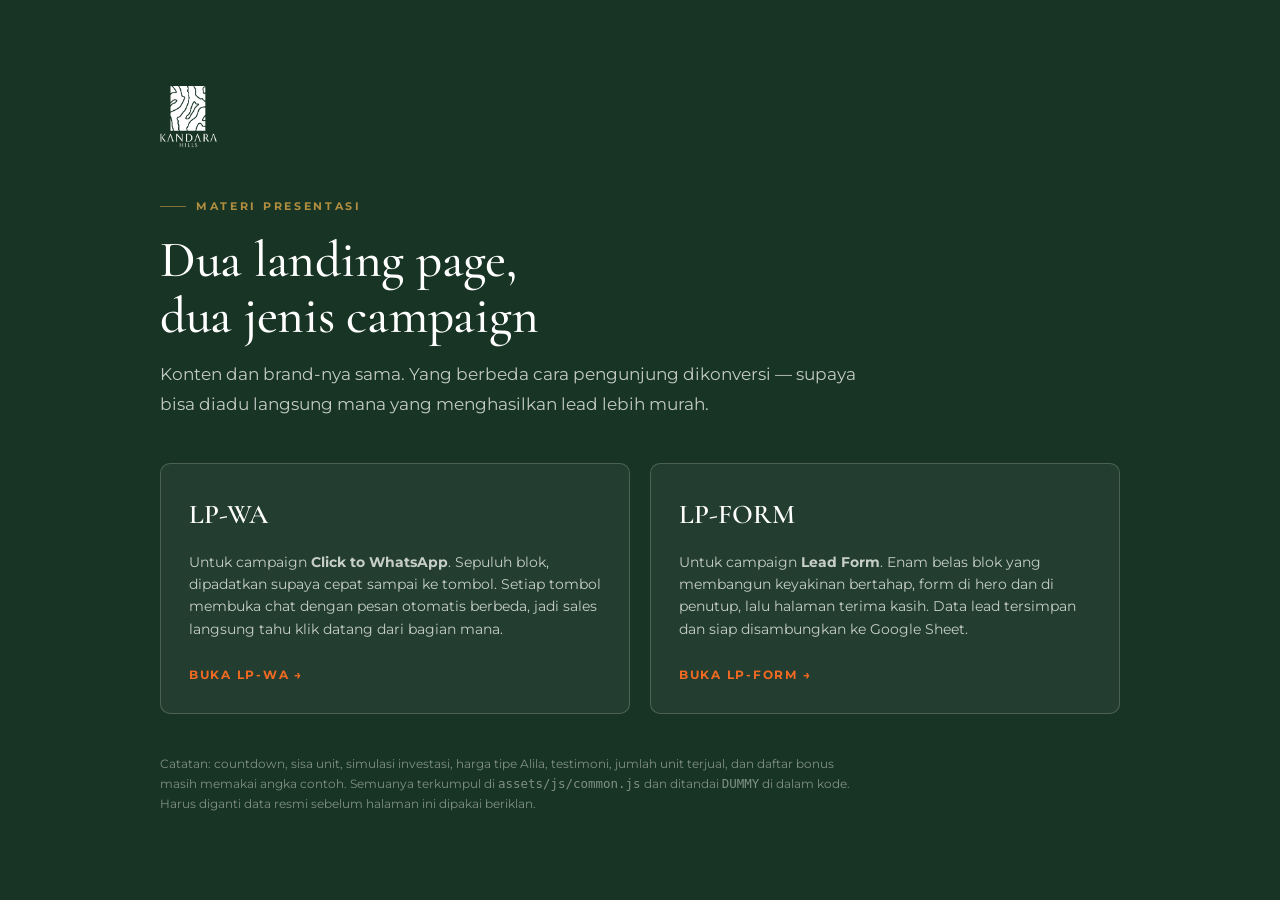
<file: index.html>
<!doctype html>
<html lang="id">
<head>
<meta charset="utf-8">
<meta name="viewport" content="width=device-width, initial-scale=1">
<title>Kandara Hills — Dua Landing Page Iklan</title>
<meta name="description" content="Dua landing page Kandara Hills untuk dua jenis campaign: Click to WhatsApp dan Lead Form.">
<meta name="theme-color" content="#183425">
<meta name="robots" content="noindex, nofollow">

<link rel="icon" href="assets/logo/logo-1.svg">
<link rel="preconnect" href="https://fonts.googleapis.com">
<link rel="preconnect" href="https://fonts.gstatic.com" crossorigin>
<link href="https://fonts.googleapis.com/css2?family=Cormorant+Garamond:ital,wght@0,400;0,500;0,600;1,400&family=Montserrat:wght@400;500;600;700&display=swap" rel="stylesheet">
<link rel="stylesheet" href="assets/css/style.css">
</head>
<body>

<main class="picker">
  <div class="picker__inner">
    <img src="assets/logo/kandara-putih.png" alt="Kandara Hills" width="700" height="759" style="height:62px;width:auto;margin-bottom:2.5rem">

    <p class="eyebrow">Materi Presentasi</p>
    <h1 class="h2" style="color:#fff;margin-block:1rem .9rem">Dua landing page,<br>dua jenis campaign</h1>
    <p class="lead" style="max-width:44rem">
      Konten dan brand-nya sama. Yang berbeda cara pengunjung dikonversi — supaya bisa
      diadu langsung mana yang menghasilkan lead lebih murah.
    </p>

    <div class="picker__grid">
      <a class="picker__card" href="wa/index.html">
        <h2>LP-WA</h2>
        <p>
          Untuk campaign <b>Click to WhatsApp</b>. Sepuluh blok, dipadatkan supaya cepat sampai
          ke tombol. Setiap tombol membuka chat dengan pesan otomatis berbeda, jadi sales
          langsung tahu klik datang dari bagian mana.
        </p>
        <span>Buka LP-WA &rarr;</span>
      </a>

      <a class="picker__card" href="form/index.html">
        <h2>LP-FORM</h2>
        <p>
          Untuk campaign <b>Lead Form</b>. Enam belas blok yang membangun keyakinan bertahap,
          form di hero dan di penutup, lalu halaman terima kasih. Data lead tersimpan dan
          siap disambungkan ke Google Sheet.
        </p>
        <span>Buka LP-FORM &rarr;</span>
      </a>
    </div>

    <p style="margin-top:2.5rem;font-size:.78rem;line-height:1.6;color:rgba(255,255,255,.45);max-width:44rem">
      Catatan: countdown, sisa unit, simulasi investasi, harga tipe Alila, testimoni, jumlah unit
      terjual, dan daftar bonus masih memakai angka contoh. Semuanya terkumpul di
      <code>assets/js/common.js</code> dan ditandai <code>DUMMY</code> di dalam kode.
      Harus diganti data resmi sebelum halaman ini dipakai beriklan.
    </p>
  </div>
</main>

</body>
</html>
</file>
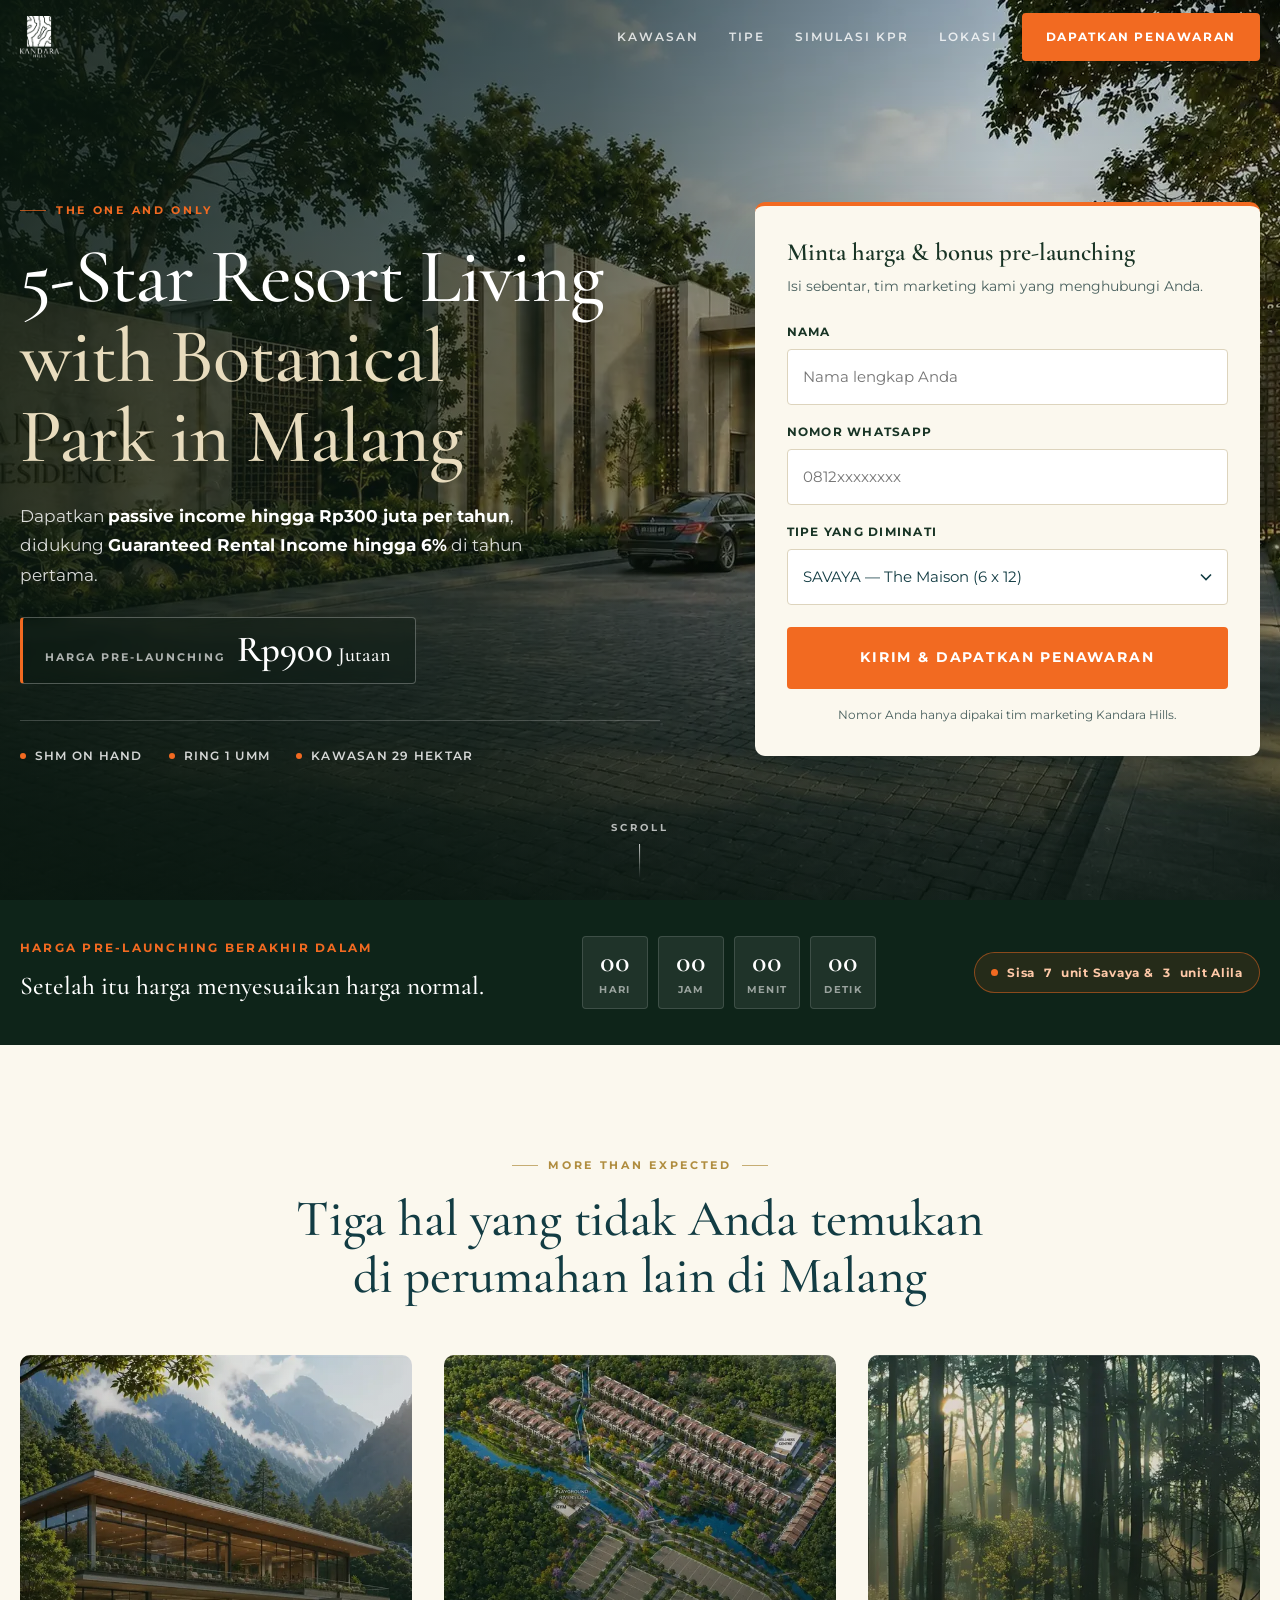
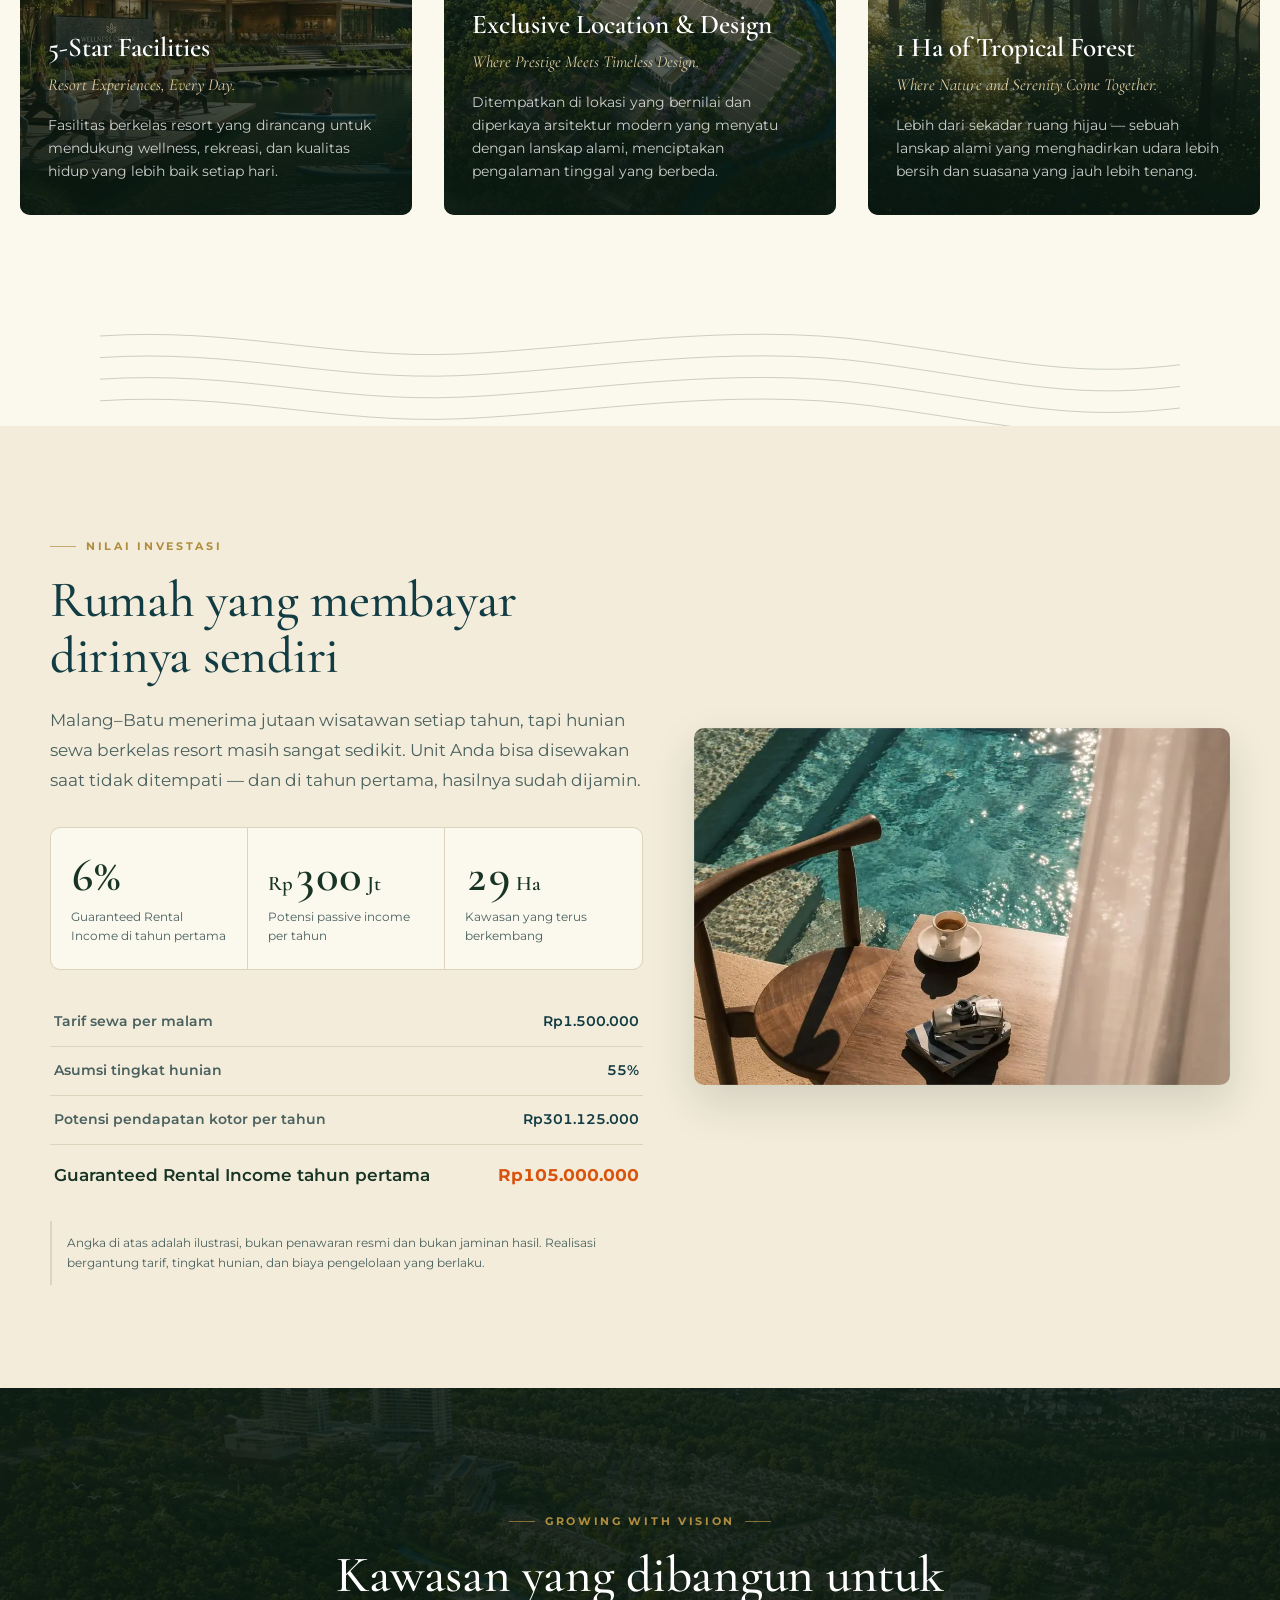
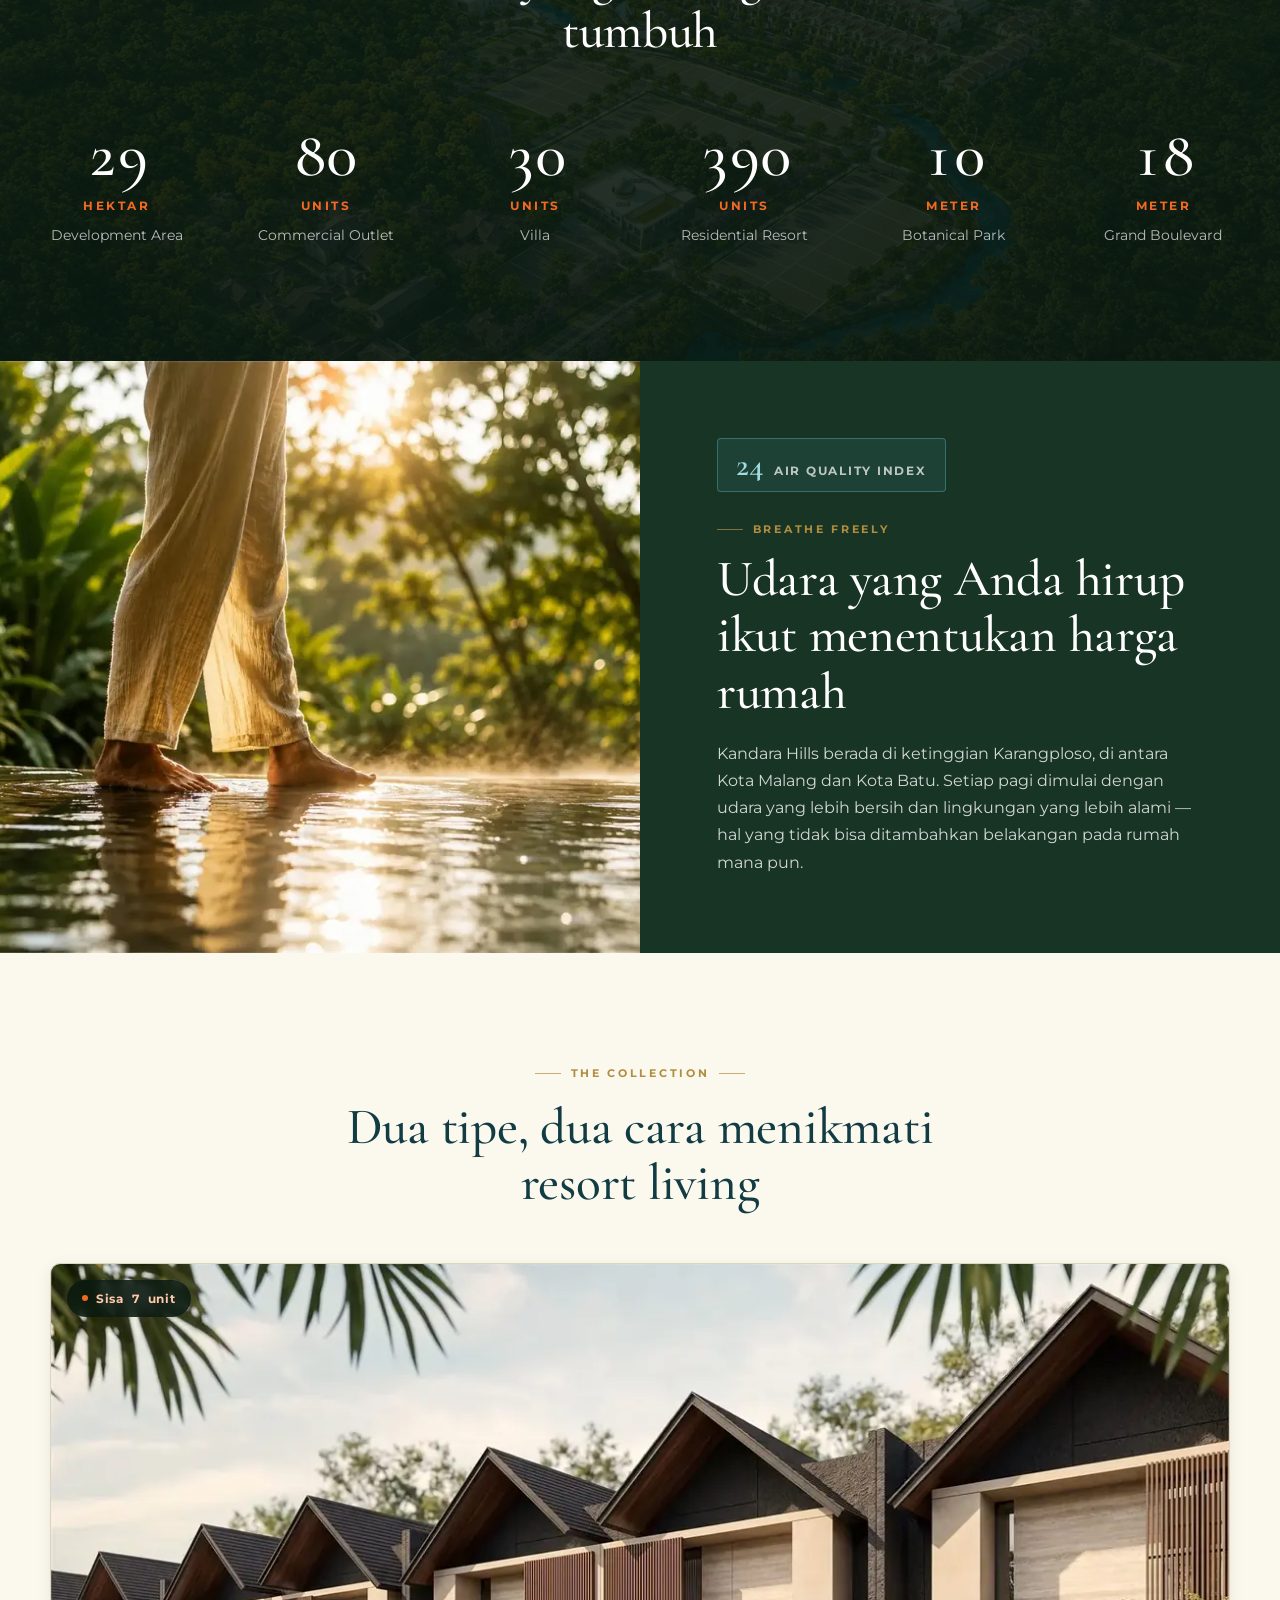
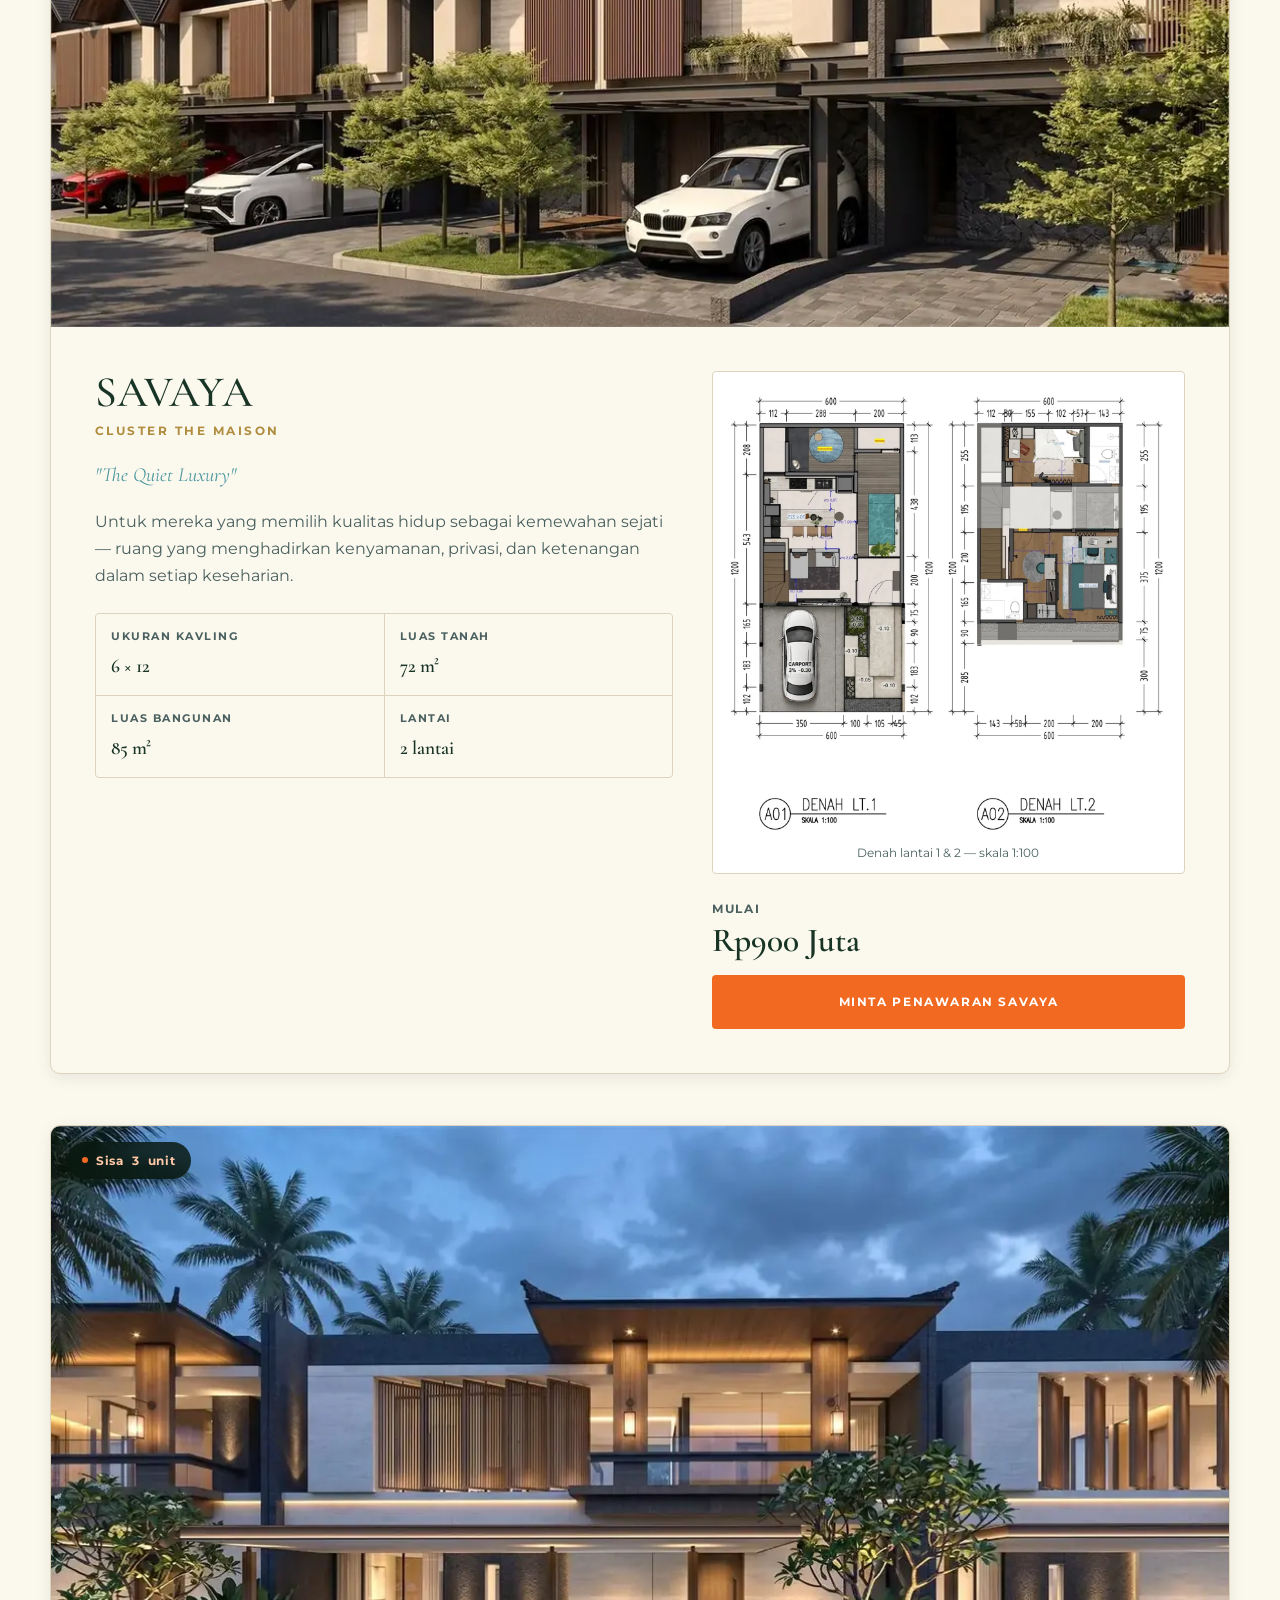
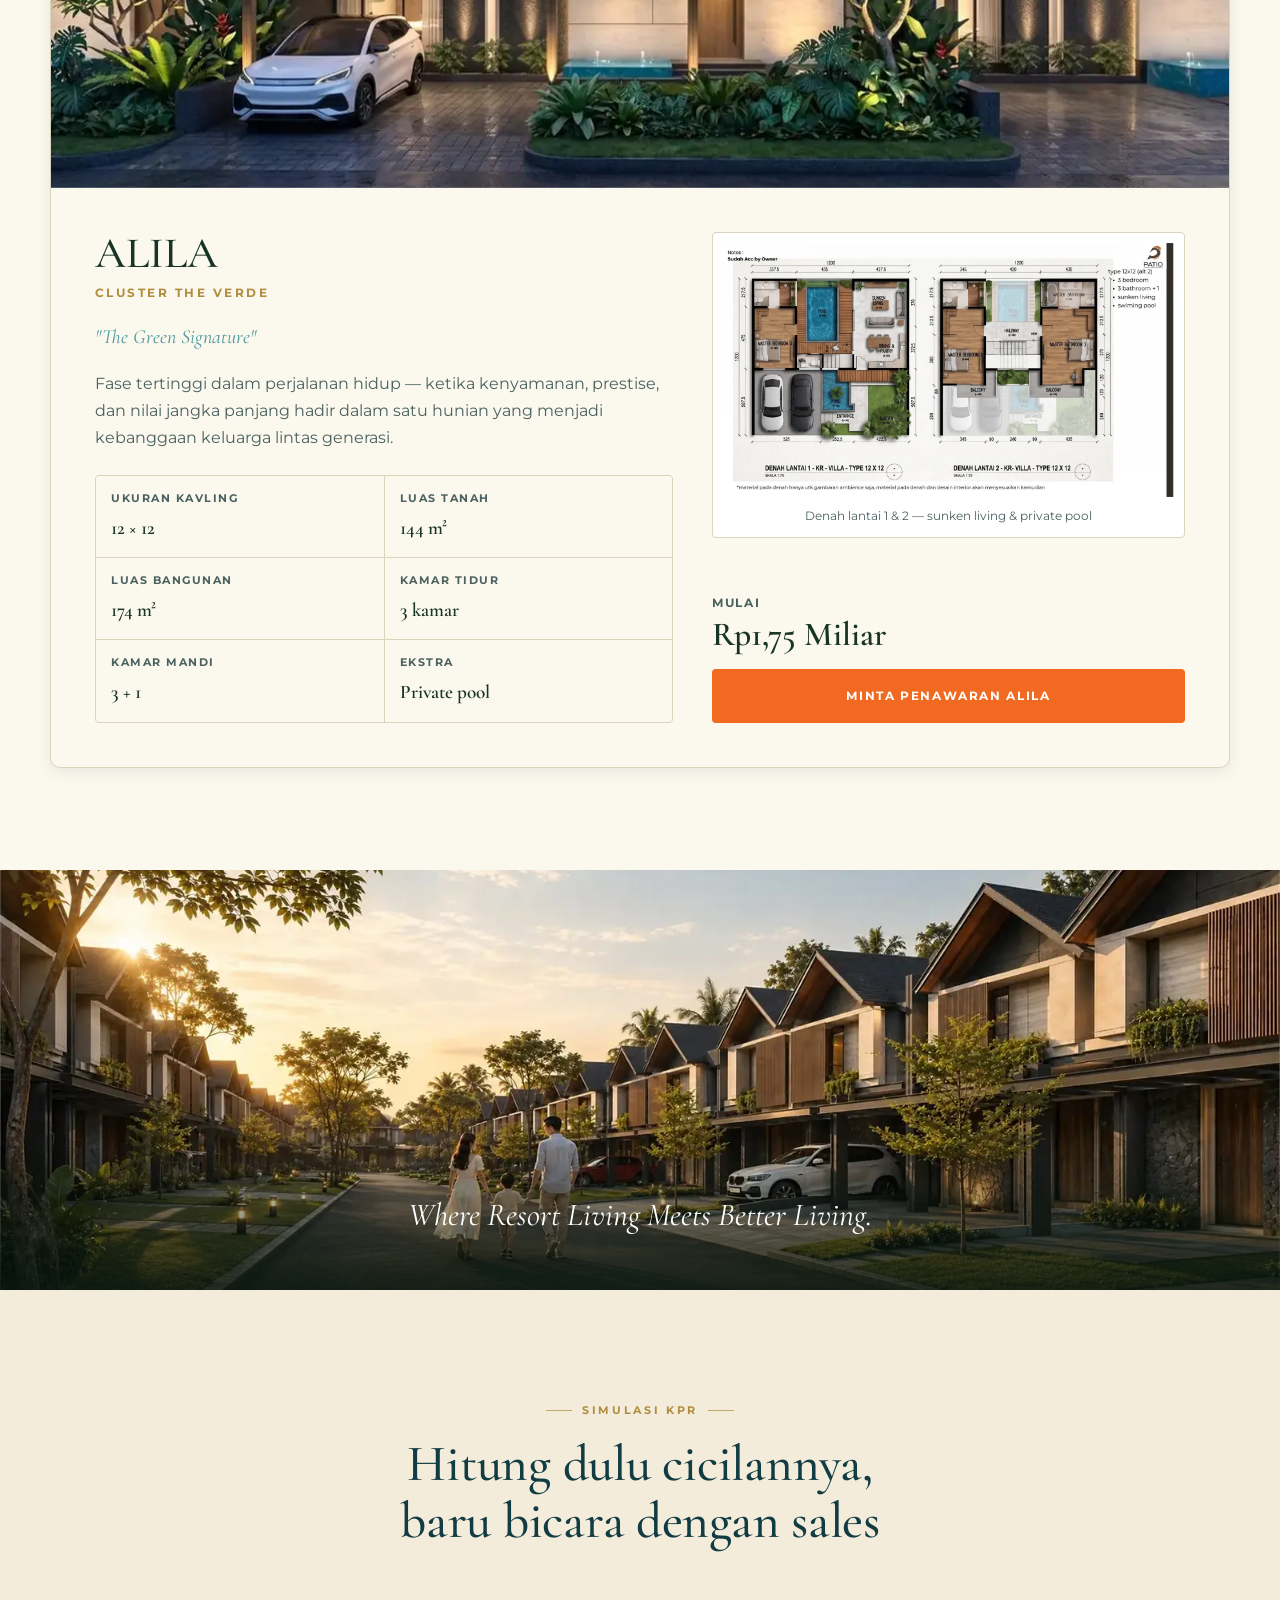
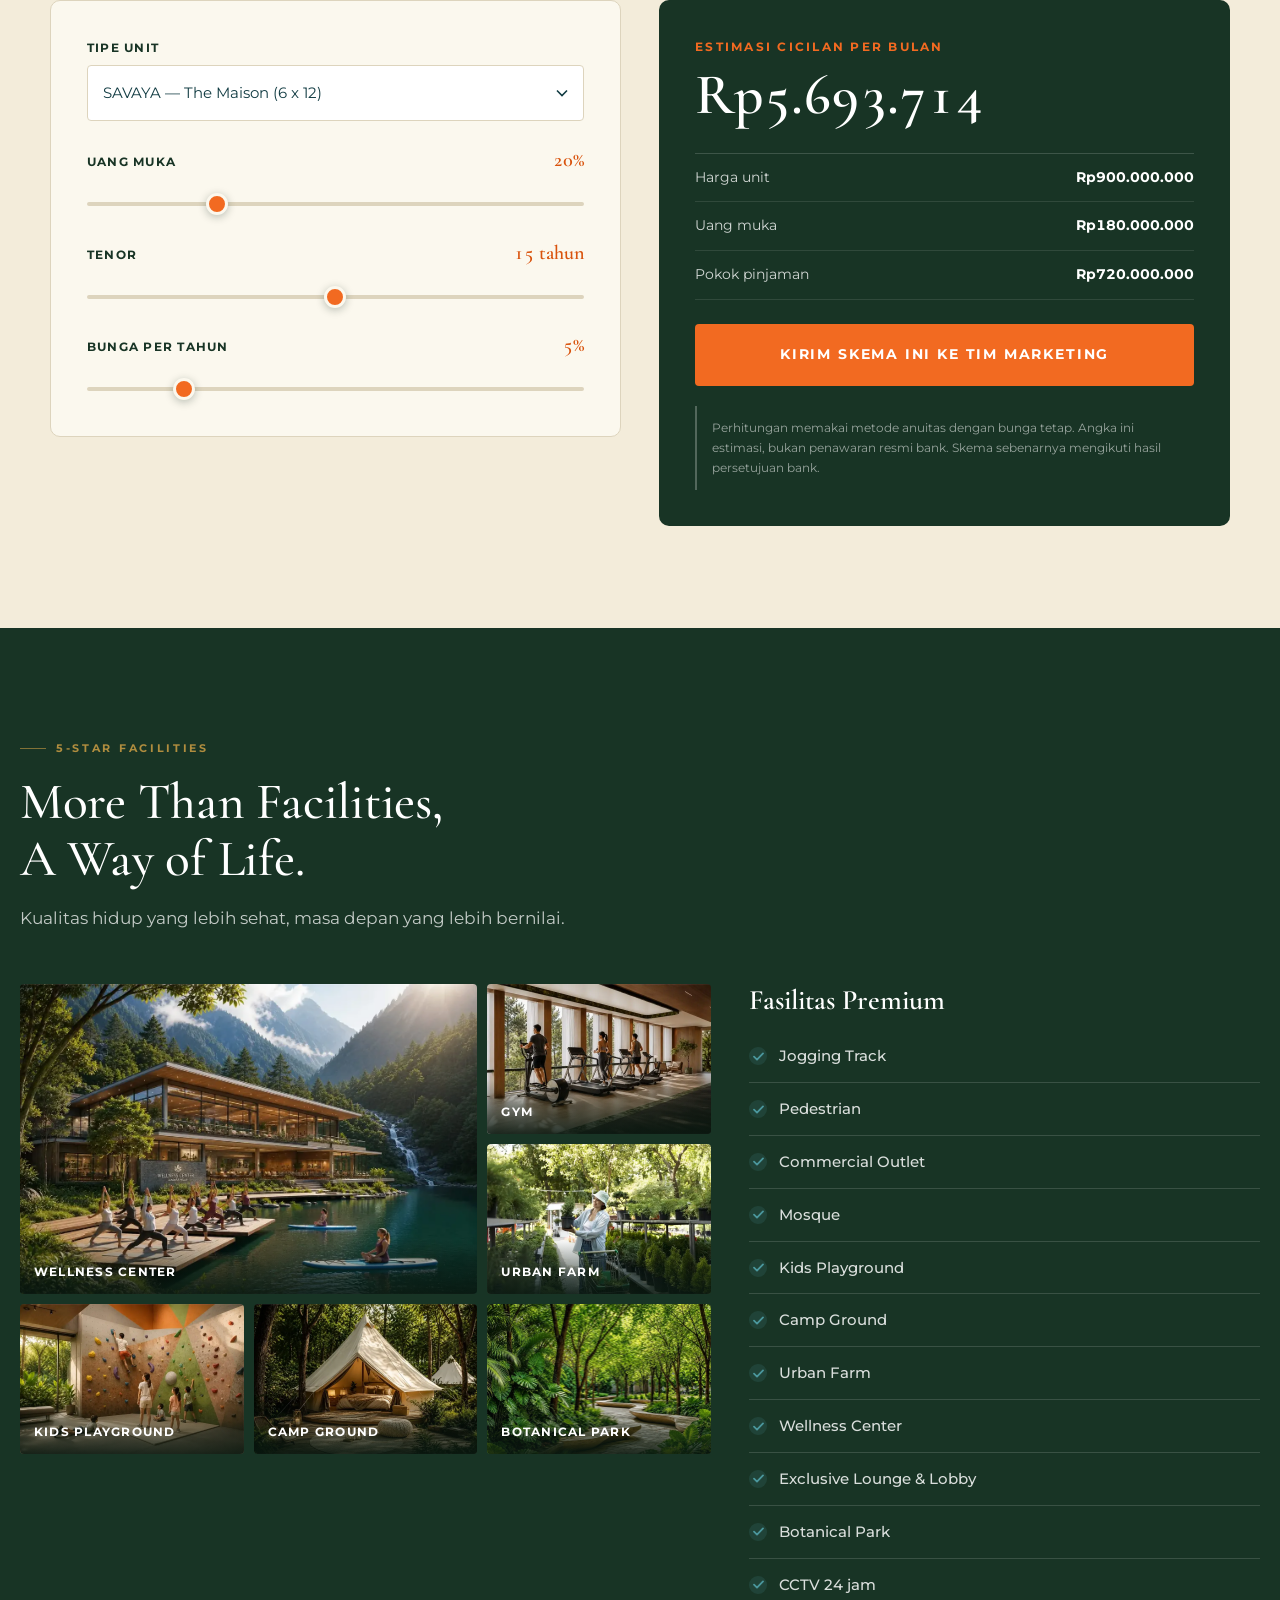
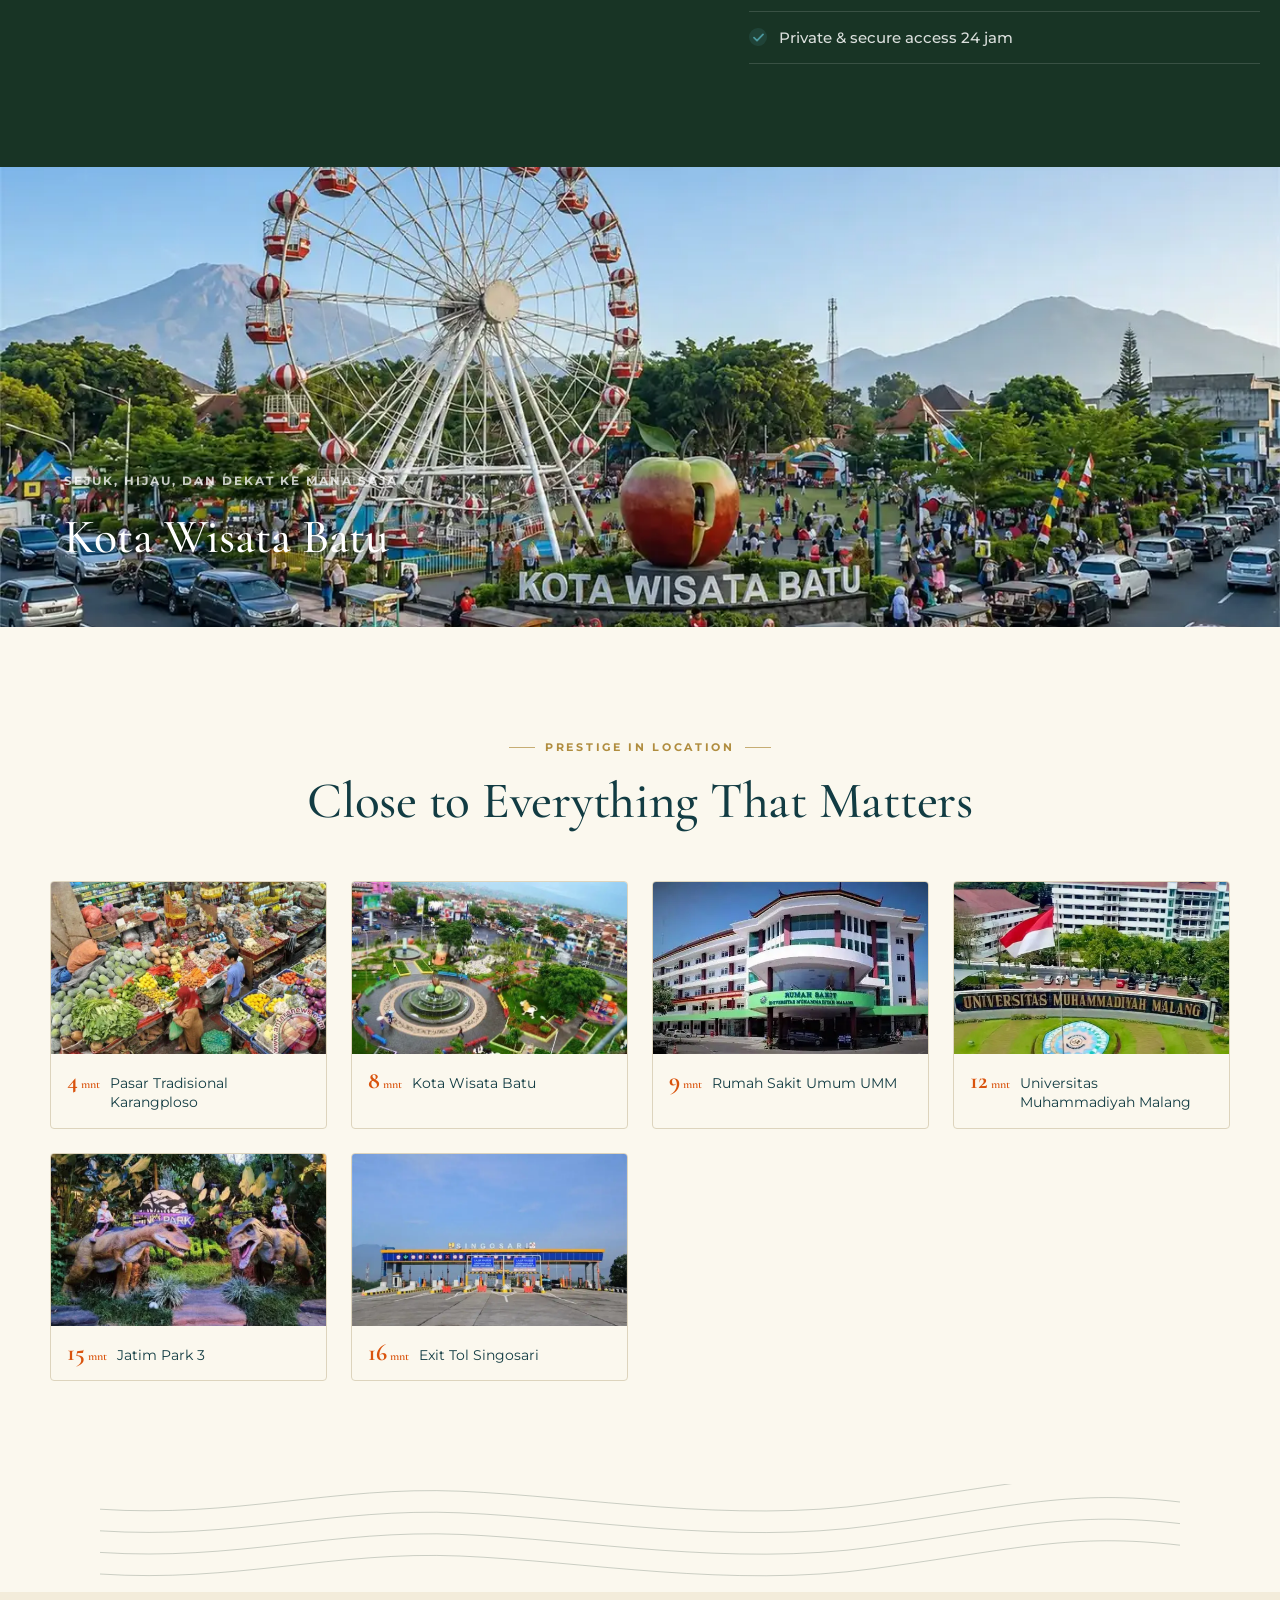
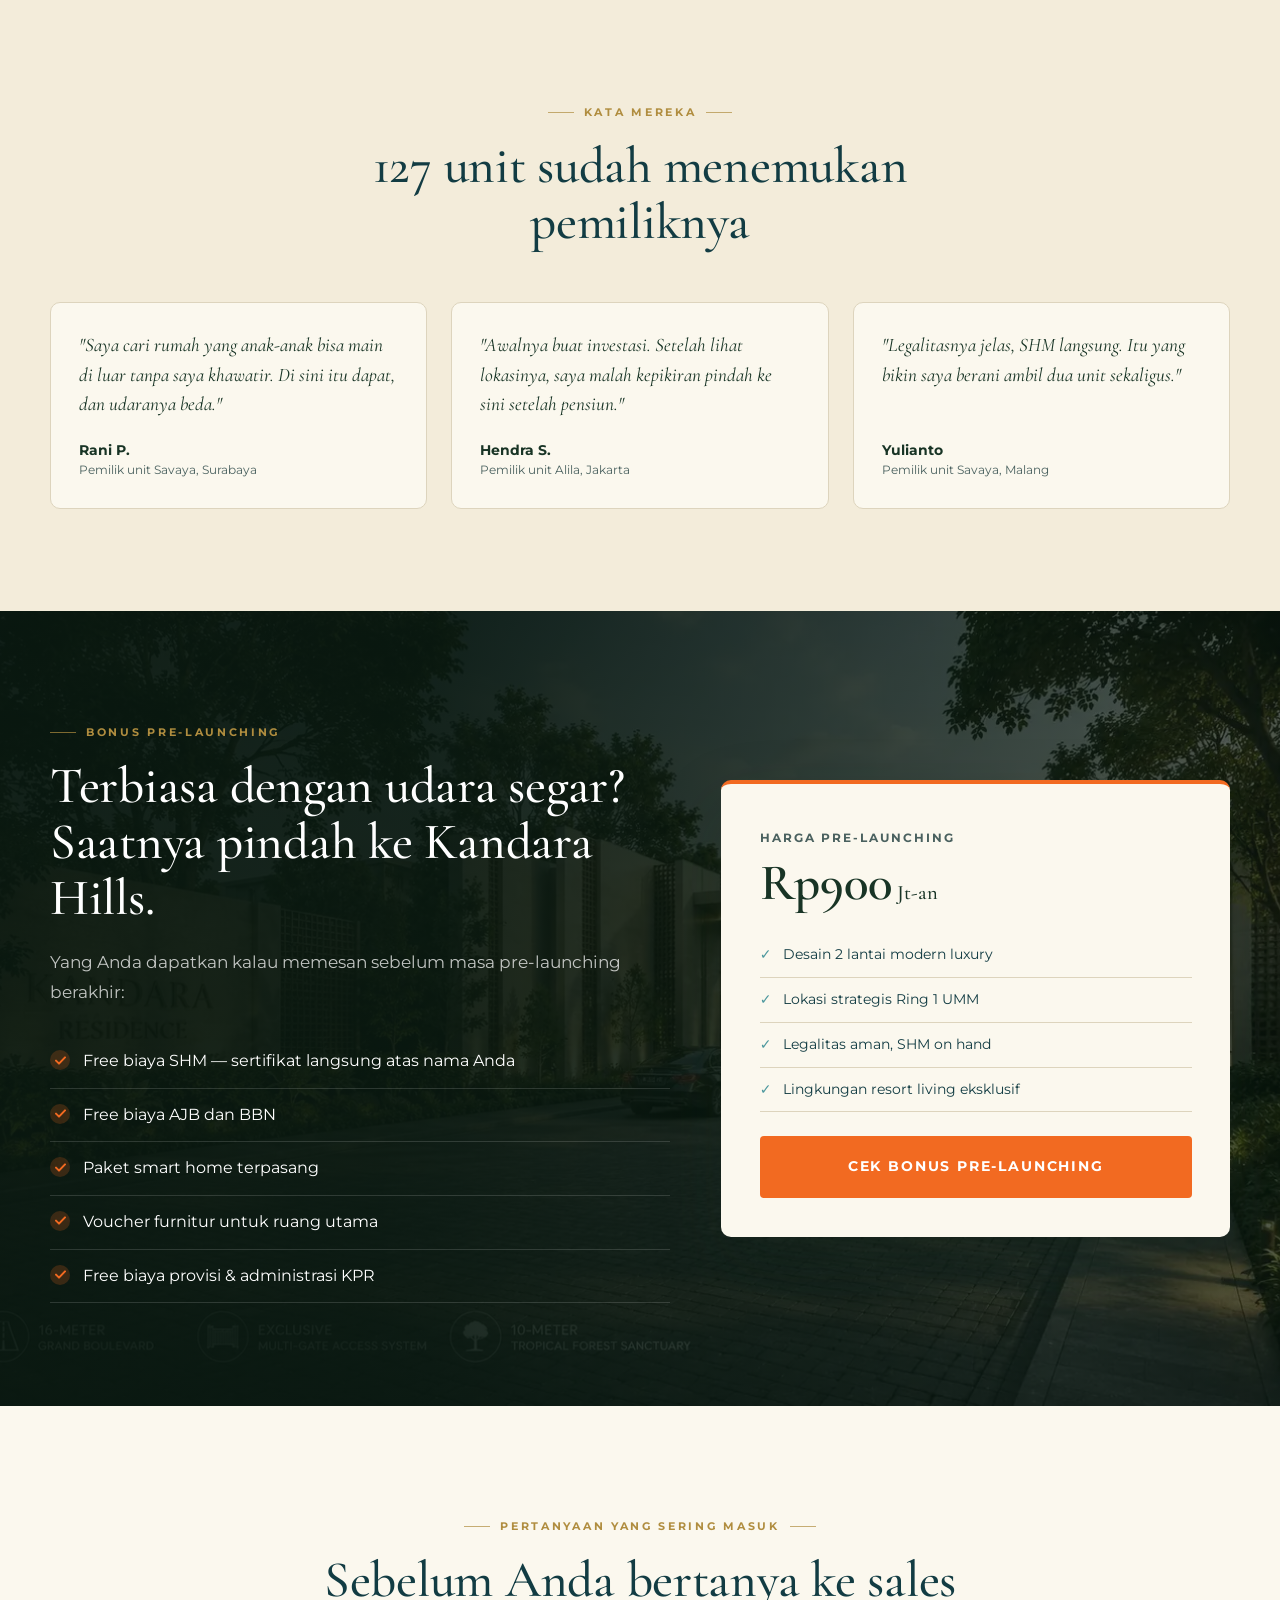
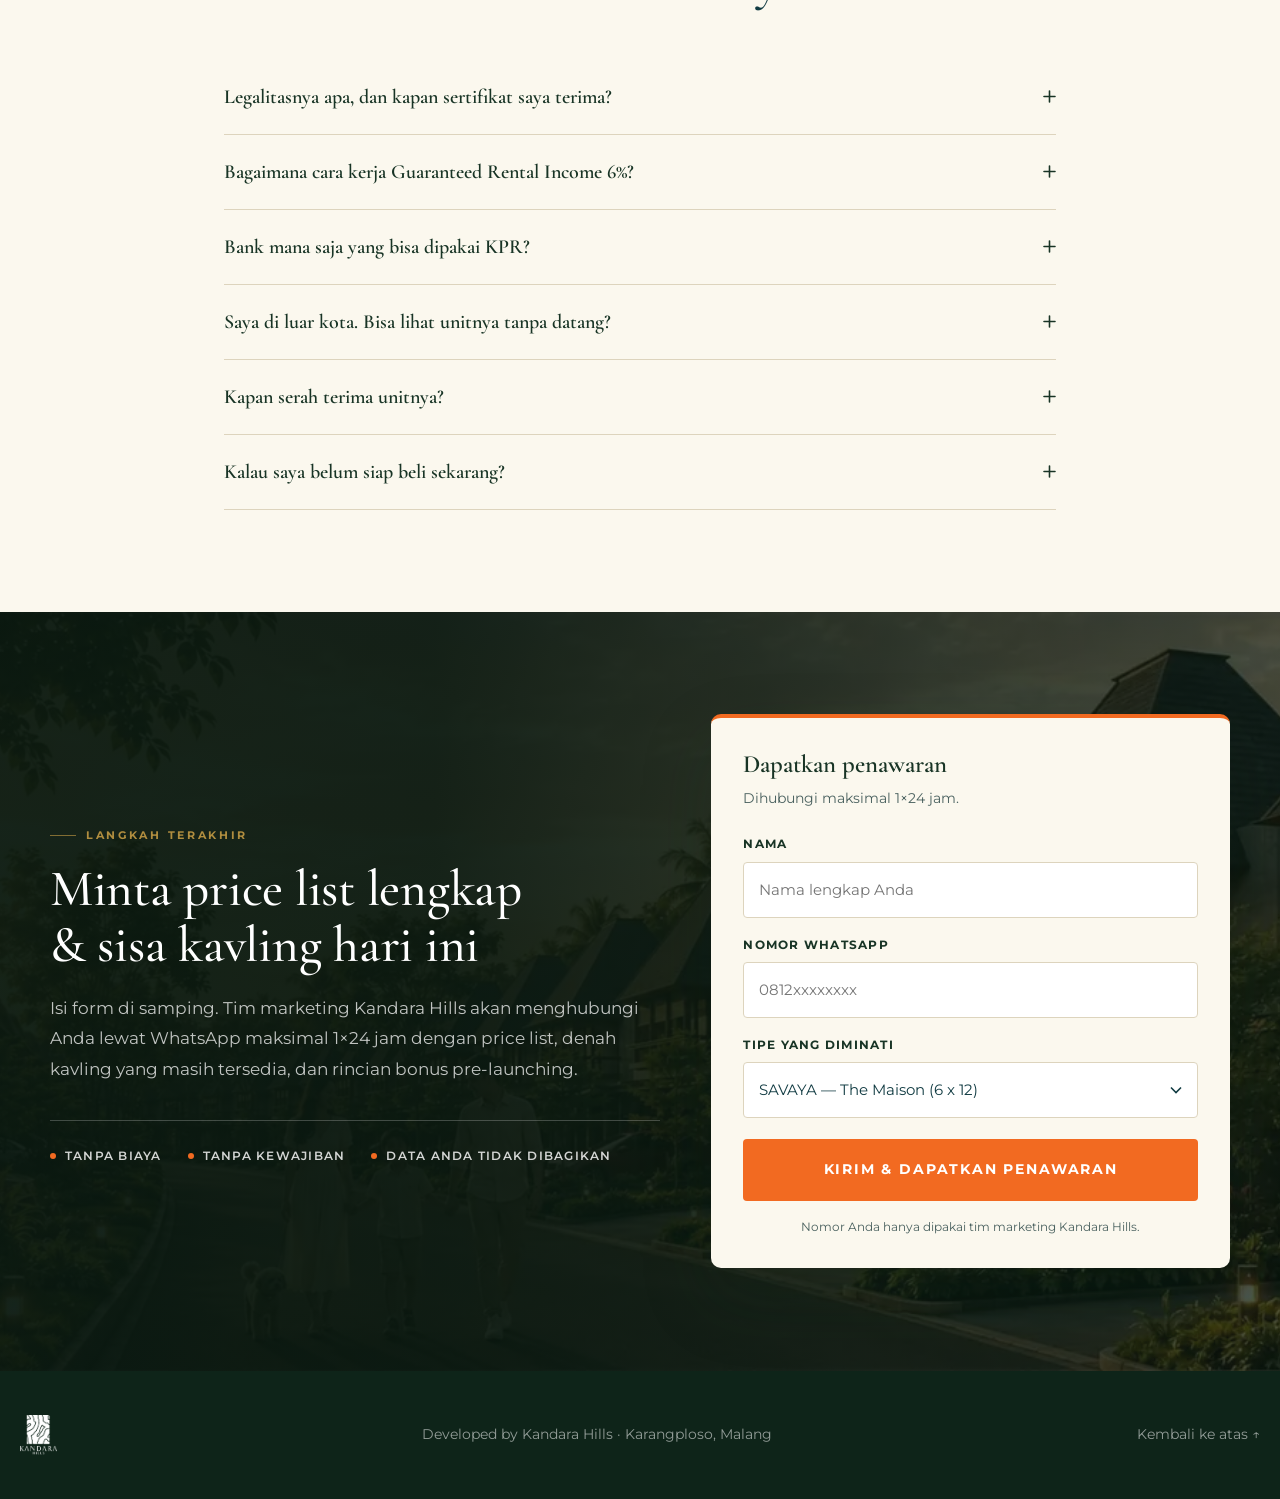
<file: form/index.html>
<!doctype html>
<html lang="id">
<head>
<meta charset="utf-8">
<meta name="viewport" content="width=device-width, initial-scale=1">
<title>Kandara Hills — 5-Star Resort Living with Botanical Park in Malang</title>
<meta name="description" content="Resort living 29 hektar di Malang. Harga pre-launching mulai Rp900 jutaan, SHM on hand, Ring 1 UMM. Dapatkan penawaran dan bonus pre-launching.">
<meta name="theme-color" content="#183425">
<meta name="robots" content="noindex">

<meta property="og:title" content="Kandara Hills — 5-Star Resort Living with Botanical Park in Malang">
<meta property="og:description" content="Harga pre-launching mulai Rp900 jutaan. SHM on hand, Ring 1 UMM, kawasan 29 hektar.">
<meta property="og:image" content="../assets/img/hero-gate.webp">
<meta property="og:type" content="website">

<link rel="icon" href="../assets/logo/logo-1.svg">
<link rel="preconnect" href="https://fonts.googleapis.com">
<link rel="preconnect" href="https://fonts.gstatic.com" crossorigin>
<link href="https://fonts.googleapis.com/css2?family=Cormorant+Garamond:ital,wght@0,400;0,500;0,600;0,700;1,400;1,500&family=Montserrat:wght@400;500;600;700&display=swap" rel="stylesheet">
<link rel="stylesheet" href="../assets/css/style.css">
<link rel="preload" as="image" href="../assets/img/hero-gate.webp">
</head>
<body>

<a class="skip-link" href="#konten">Lewati ke konten utama</a>

<!-- ============ HEADER ============ -->
<header class="site-header" data-header>
  <div class="site-header__inner">
    <a class="brand" href="#beranda" aria-label="Kandara Hills, kembali ke atas">
      <img src="../assets/logo/kandara-putih.png" alt="Kandara Hills" width="700" height="759">
    </a>

    <nav class="site-header__nav" aria-label="Navigasi halaman">
      <a href="#kawasan">Kawasan</a>
      <a href="#tipe">Tipe</a>
      <a href="#simulasi">Simulasi KPR</a>
      <a href="#lokasi">Lokasi</a>
    </nav>

    <a class="btn site-header__cta" href="#formPenawaran">Dapatkan Penawaran</a>
  </div>
</header>

<main id="konten">

<!-- ============ 1. HERO + FORM ============ -->
<section class="hero hero--split" id="beranda">
  <div class="hero__media">
    <img src="../assets/img/hero-gate.webp" alt="Gerbang utama kawasan Kandara Hills" width="1600" height="900" fetchpriority="high">
  </div>

  <div class="hero__inner">
    <div class="hero__copy">
      <p class="eyebrow">The One and Only</p>

      <h1 class="hero__title">
        5-Star Resort Living
        <em>with Botanical Park in Malang</em>
      </h1>

      <p class="hero__sub">
        Dapatkan <strong>passive income hingga Rp300 juta per tahun</strong>, didukung
        <strong>Guaranteed Rental Income hingga 6%</strong> di tahun pertama.
      </p>

      <div class="hero__price">
        <small>Harga Pre-Launching</small>
        <b>Rp900<span> Jutaan</span></b>
      </div>

      <ul class="trust-strip">
        <li>SHM On Hand</li>
        <li>Ring 1 UMM</li>
        <li>Kawasan 29 Hektar</li>
      </ul>
    </div>

    <div class="lead-card reveal">
      <p class="lead-card__title">Minta harga &amp; bonus pre-launching</p>
      <p class="lead-card__note">Isi sebentar, tim marketing kami yang menghubungi Anda.</p>

      <form data-lead-form data-source="hero" novalidate>
        <div class="field">
          <label for="heroNama">Nama</label>
          <input type="text" id="heroNama" name="nama" autocomplete="name" placeholder="Nama lengkap Anda" required>
          <p class="field__error"></p>
        </div>

        <div class="field">
          <label for="heroWa">Nomor WhatsApp</label>
          <input type="tel" id="heroWa" name="whatsapp" autocomplete="tel" inputmode="numeric" placeholder="0812xxxxxxxx" required>
          <p class="field__error"></p>
        </div>

        <div class="field">
          <label for="heroTipe">Tipe yang diminati</label>
          <select id="heroTipe" name="tipe">
            <option value="savaya">SAVAYA — The Maison (6 x 12)</option>
            <option value="alila">ALILA — The Verde (12 x 12)</option>
            <option value="belum">Belum menentukan</option>
          </select>
        </div>

        <div class="form-actions">
          <button class="btn btn--block btn--lg" type="submit">Kirim &amp; Dapatkan Penawaran</button>
        </div>
      </form>

      <p class="lead-card__foot">Nomor Anda hanya dipakai tim marketing Kandara Hills.</p>
    </div>
  </div>

  <a class="hero__scroll" href="#kawasan">Scroll<span></span></a>
</section>

<!-- ============ 2. URGENSI ============ -->
<!-- DUMMY: tanggal berakhir & sisa unit diatur di SITE_DATA (assets/js/common.js) -->
<section class="urgency" aria-label="Batas waktu harga pre-launching">
  <div class="urgency__inner">
    <div>
      <p class="urgency__label">Harga Pre-Launching berakhir dalam</p>
      <p class="urgency__text">Setelah itu harga menyesuaikan harga normal.</p>
    </div>

    <div class="countdown" data-countdown role="timer" aria-live="off">
      <div class="countdown__cell"><b class="countdown__num" data-cd="days">00</b><span class="countdown__unit">Hari</span></div>
      <div class="countdown__cell"><b class="countdown__num" data-cd="hours">00</b><span class="countdown__unit">Jam</span></div>
      <div class="countdown__cell"><b class="countdown__num" data-cd="minutes">00</b><span class="countdown__unit">Menit</span></div>
      <div class="countdown__cell"><b class="countdown__num" data-cd="seconds">00</b><span class="countdown__unit">Detik</span></div>
    </div>

    <p class="stock-pill"><i></i> Sisa <b data-stock="savaya">7</b> unit Savaya &amp; <b data-stock="alila">3</b> unit Alila</p>
  </div>
</section>

<!-- ============ 3. MORE THAN EXPECTED ============ -->
<section class="section" id="kawasan">
  <div class="wrap-wide">
    <div class="section-head section-head--center">
      <p class="eyebrow eyebrow--center">More Than Expected</p>
      <h2 class="h2">Tiga hal yang tidak Anda temukan<br>di perumahan lain di Malang</h2>
    </div>

    <div class="pillars__grid">
      <article class="pillar reveal">
        <img src="../assets/img/wellness-center.webp" alt="Wellness center Kandara Hills di tepi danau" loading="lazy" width="1100" height="733">
        <h3 class="pillar__title">5-Star Facilities</h3>
        <p class="pillar__tagline">Resort Experiences, Every Day.</p>
        <p class="pillar__body">
          Fasilitas berkelas resort yang dirancang untuk mendukung wellness, rekreasi,
          dan kualitas hidup yang lebih baik setiap hari.
        </p>
      </article>

      <article class="pillar reveal">
        <img src="../assets/img/masterplan-aerial.webp" alt="Tampak udara masterplan kawasan Kandara Hills" loading="lazy" width="1100" height="733">
        <h3 class="pillar__title">Exclusive Location &amp; Design</h3>
        <p class="pillar__tagline">Where Prestige Meets Timeless Design.</p>
        <p class="pillar__body">
          Ditempatkan di lokasi yang bernilai dan diperkaya arsitektur modern yang menyatu
          dengan lanskap alami, menciptakan pengalaman tinggal yang berbeda.
        </p>
      </article>

      <article class="pillar reveal">
        <img src="../assets/img/tropical-forest.webp" alt="Hutan tropis di dalam kawasan" loading="lazy" width="1100" height="617">
        <h3 class="pillar__title">1 Ha of Tropical Forest</h3>
        <p class="pillar__tagline">Where Nature and Serenity Come Together.</p>
        <p class="pillar__body">
          Lebih dari sekadar ruang hijau — sebuah lanskap alami yang menghadirkan
          udara lebih bersih dan suasana yang jauh lebih tenang.
        </p>
      </article>
    </div>
  </div>
</section>

<div class="contour" aria-hidden="true"></div>

<!-- ============ 4. INVESTASI ============ -->
<section class="section on-warm" data-invest>
  <div class="wrap">
    <div class="invest__layout">
      <div>
        <p class="eyebrow">Nilai Investasi</p>
        <h2 class="h2" style="margin-block:1rem 1.25rem">Rumah yang membayar dirinya sendiri</h2>
        <p class="lead">
          Malang–Batu menerima jutaan wisatawan setiap tahun, tapi hunian sewa berkelas resort
          masih sangat sedikit. Unit Anda bisa disewakan saat tidak ditempati — dan di tahun
          pertama, hasilnya sudah dijamin.
        </p>

        <div class="metric-grid">
          <div class="metric">
            <p class="metric__value" data-inv="griPct">6%</p>
            <p class="metric__label">Guaranteed Rental Income di tahun pertama</p>
          </div>
          <div class="metric">
            <p class="metric__value"><small>Rp</small>300<small> Jt</small></p>
            <p class="metric__label">Potensi passive income per tahun</p>
          </div>
          <div class="metric">
            <p class="metric__value">29<small> Ha</small></p>
            <p class="metric__label">Kawasan yang terus berkembang</p>
          </div>
        </div>

        <table class="calc-table">
          <caption class="sr-only">Ilustrasi perhitungan potensi sewa tahunan</caption>
          <tbody>
            <tr><th scope="row">Tarif sewa per malam</th><td data-inv="nightly">Rp1.500.000</td></tr>
            <tr><th scope="row">Asumsi tingkat hunian</th><td data-inv="occupancy">55%</td></tr>
            <tr><th scope="row">Potensi pendapatan kotor per tahun</th><td data-inv="gross">Rp301.125.000</td></tr>
            <tr><th scope="row">Guaranteed Rental Income tahun pertama</th><td data-inv="gri">Rp105.000.000</td></tr>
          </tbody>
        </table>

        <p class="disclaimer">
          <!-- DUMMY: seluruh angka di blok ini masih ilustrasi. Ganti dengan angka resmi
               dari tim Kandara Hills sebelum halaman dipakai beriklan. -->
          Angka di atas adalah ilustrasi, bukan penawaran resmi dan bukan jaminan hasil.
          Realisasi bergantung tarif, tingkat hunian, dan biaya pengelolaan yang berlaku.
        </p>
      </div>

      <figure class="invest__figure reveal">
        <img src="../assets/img/invest-lifestyle.webp" alt="Sudut santai di tepi kolam sebuah unit Kandara Hills" loading="lazy" width="1000" height="667">
      </figure>
    </div>
  </div>
</section>

<!-- ============ 5. GROWING WITH VISION ============ -->
<section class="stats" data-stats aria-labelledby="visiJudul">
  <img src="../assets/img/masterplan-city.webp" alt="" loading="lazy" width="1400" height="788">
  <div class="wrap-wide">
    <div class="section-head section-head--center" style="margin-bottom:0">
      <p class="eyebrow eyebrow--center">Growing With Vision</p>
      <h2 class="h2" id="visiJudul">Kawasan yang dibangun untuk tumbuh</h2>
    </div>

    <div class="stats__grid">
      <div class="stat reveal"><b class="stat__num" data-count="29">29</b><span class="stat__unit">Hektar</span><span class="stat__label">Development Area</span></div>
      <div class="stat reveal"><b class="stat__num" data-count="80">80</b><span class="stat__unit">Units</span><span class="stat__label">Commercial Outlet</span></div>
      <div class="stat reveal"><b class="stat__num" data-count="30">30</b><span class="stat__unit">Units</span><span class="stat__label">Villa</span></div>
      <div class="stat reveal"><b class="stat__num" data-count="390">390</b><span class="stat__unit">Units</span><span class="stat__label">Residential Resort</span></div>
      <div class="stat reveal"><b class="stat__num" data-count="10">10</b><span class="stat__unit">Meter</span><span class="stat__label">Botanical Park</span></div>
      <div class="stat reveal"><b class="stat__num" data-count="18">18</b><span class="stat__unit">Meter</span><span class="stat__label">Grand Boulevard</span></div>
    </div>
  </div>
</section>

<!-- ============ 6. BREATHE FREELY ============ -->
<section class="breathe">
  <div class="breathe__layout">
    <figure class="breathe__figure">
      <img src="../assets/img/breathe.webp" alt="Kolam refleksi di kawasan saat matahari terbit" loading="lazy" width="1100" height="732">
    </figure>

    <div class="breathe__copy">
      <p class="aqi-badge"><b>24</b> <span>Air Quality Index</span></p>
      <p class="eyebrow">Breathe Freely</p>
      <h2 class="h2">Udara yang Anda hirup<br>ikut menentukan harga rumah</h2>
      <p>
        Kandara Hills berada di ketinggian Karangploso, di antara Kota Malang dan Kota Batu.
        Setiap pagi dimulai dengan udara yang lebih bersih dan lingkungan yang lebih alami —
        hal yang tidak bisa ditambahkan belakangan pada rumah mana pun.
      </p>
    </div>
  </div>
</section>

<!-- ============ 7. TIPE UNIT ============ -->
<section class="section" id="tipe">
  <div class="wrap">
    <div class="section-head section-head--center">
      <p class="eyebrow eyebrow--center">The Collection</p>
      <h2 class="h2">Dua tipe, dua cara menikmati<br>resort living</h2>
    </div>

    <!-- SAVAYA -->
    <article class="type-card reveal">
      <div class="type-card__media">
        <img src="../assets/img/savaya-persp.webp" alt="Deretan rumah tipe Savaya 6 x 12" loading="lazy" width="1200" height="676">
        <p class="type-card__flag"><i></i> Sisa <b data-stock="savaya">7</b> unit</p>
      </div>

      <div class="type-card__body">
        <div>
          <h3 class="type-card__name">SAVAYA</h3>
          <p class="type-card__cluster">Cluster The Maison</p>
          <p class="type-card__quote">"The Quiet Luxury"</p>
          <p class="type-card__desc">
            Untuk mereka yang memilih kualitas hidup sebagai kemewahan sejati — ruang yang
            menghadirkan kenyamanan, privasi, dan ketenangan dalam setiap keseharian.
          </p>

          <ul class="spec-list">
            <li><dl><dt>Ukuran kavling</dt><dd>6 &times; 12</dd></dl></li>
            <li><dl><dt>Luas tanah</dt><dd>72 m&sup2;</dd></dl></li>
            <li><dl><dt>Luas bangunan</dt><dd>85 m&sup2;</dd></dl></li>
            <li><dl><dt>Lantai</dt><dd>2 lantai</dd></dl></li>
          </ul>
        </div>

        <div class="type-card__aside">
          <figure class="type-card__plan">
            <img src="../assets/img/savaya-denah.webp" alt="Denah lantai 1 dan lantai 2 tipe Savaya" loading="lazy" width="1400" height="1404">
            <figcaption>Denah lantai 1 &amp; 2 — skala 1:100</figcaption>
          </figure>

          <div class="type-card__price">
            <small>Mulai</small>
            <b>Rp900 Juta</b>
            <button class="btn btn--block" type="button" data-prefill-type="savaya">Minta penawaran Savaya</button>
          </div>
        </div>
      </div>
    </article>

    <!-- ALILA -->
    <article class="type-card reveal">
      <div class="type-card__media">
        <img src="../assets/img/alila-front.webp" alt="Tampak depan villa tipe Alila 12 x 12" loading="lazy" width="1200" height="659">
        <p class="type-card__flag"><i></i> Sisa <b data-stock="alila">3</b> unit</p>
      </div>

      <div class="type-card__body">
        <div>
          <h3 class="type-card__name">ALILA</h3>
          <p class="type-card__cluster">Cluster The Verde</p>
          <p class="type-card__quote">"The Green Signature"</p>
          <p class="type-card__desc">
            Fase tertinggi dalam perjalanan hidup — ketika kenyamanan, prestise, dan nilai
            jangka panjang hadir dalam satu hunian yang menjadi kebanggaan keluarga
            lintas generasi.
          </p>

          <ul class="spec-list">
            <li><dl><dt>Ukuran kavling</dt><dd>12 &times; 12</dd></dl></li>
            <li><dl><dt>Luas tanah</dt><dd>144 m&sup2;</dd></dl></li>
            <li><dl><dt>Luas bangunan</dt><dd>174 m&sup2;</dd></dl></li>
            <li><dl><dt>Kamar tidur</dt><dd>3 kamar</dd></dl></li>
            <li><dl><dt>Kamar mandi</dt><dd>3 + 1</dd></dl></li>
            <li><dl><dt>Ekstra</dt><dd>Private pool</dd></dl></li>
          </ul>
        </div>

        <div class="type-card__aside">
          <figure class="type-card__plan">
            <img src="../assets/img/alila-denah.webp" alt="Denah lantai 1 dan lantai 2 tipe Alila" loading="lazy" width="1400" height="788">
            <figcaption>Denah lantai 1 &amp; 2 — sunken living &amp; private pool</figcaption>
          </figure>

          <div class="type-card__price">
            <!-- DUMMY: harga Alila belum ada di bahan. -->
            <small>Mulai</small>
            <b>Rp1,75 Miliar</b>
            <button class="btn btn--block" type="button" data-prefill-type="alila">Minta penawaran Alila</button>
          </div>
        </div>
      </div>
    </article>
  </div>
</section>

<figure class="band">
  <img src="../assets/img/savaya-street.webp" alt="Suasana jalan lingkungan Kandara Hills saat senja" loading="lazy" width="1600" height="533">
  <figcaption>Where Resort Living Meets Better Living.</figcaption>
</figure>

<!-- ============ 8. SIMULASI KPR ============ -->
<section class="section on-warm" id="simulasi" data-kpr>
  <div class="wrap">
    <div class="section-head section-head--center">
      <p class="eyebrow eyebrow--center">Simulasi KPR</p>
      <h2 class="h2">Hitung dulu cicilannya,<br>baru bicara dengan sales</h2>
    </div>

    <div class="kpr__layout">
      <div class="kpr__controls">
        <div class="field">
          <label for="kprType">Tipe unit</label>
          <select id="kprType">
            <option value="savaya">SAVAYA — The Maison (6 x 12)</option>
            <option value="alila">ALILA — The Verde (12 x 12)</option>
          </select>
        </div>

        <div class="slider-row">
          <div class="slider-row__head">
            <label for="kprDp">Uang muka</label>
            <output id="kprDpOut" for="kprDp">20%</output>
          </div>
          <input type="range" id="kprDp" min="10" max="50" step="5" value="20">
        </div>

        <div class="slider-row">
          <div class="slider-row__head">
            <label for="kprTenor">Tenor</label>
            <output id="kprTenorOut" for="kprTenor">15 tahun</output>
          </div>
          <input type="range" id="kprTenor" min="5" max="25" step="1" value="15">
        </div>

        <div class="slider-row">
          <div class="slider-row__head">
            <label for="kprRate">Bunga per tahun</label>
            <output id="kprRateOut" for="kprRate">5%</output>
          </div>
          <input type="range" id="kprRate" min="3" max="14" step="0.25" value="5">
        </div>
      </div>

      <div class="kpr__result">
        <p class="kpr__headline">Estimasi cicilan per bulan</p>
        <p class="kpr__amount" id="kprInstalment">Rp0</p>

        <ul class="kpr__breakdown">
          <li><span>Harga unit</span> <b id="kprPrice">Rp0</b></li>
          <li><span>Uang muka</span> <b id="kprDpAmount">Rp0</b></li>
          <li><span>Pokok pinjaman</span> <b id="kprLoan">Rp0</b></li>
        </ul>

        <button class="btn btn--block btn--lg" type="button" data-kpr-form data-prefill-type="savaya">
          Kirim skema ini ke tim marketing
        </button>

        <p class="disclaimer">
          <!-- DUMMY: bunga & tenor default masih asumsi. -->
          Perhitungan memakai metode anuitas dengan bunga tetap. Angka ini estimasi, bukan
          penawaran resmi bank. Skema sebenarnya mengikuti hasil persetujuan bank.
        </p>
      </div>
    </div>
  </div>
</section>

<!-- ============ 9. FASILITAS ============ -->
<section class="section on-dark" id="fasilitas">
  <div class="wrap-wide">
    <div class="section-head">
      <p class="eyebrow">5-Star Facilities</p>
      <h2 class="h2">More Than Facilities,<br>A Way of Life.</h2>
      <p class="lead">Kualitas hidup yang lebih sehat, masa depan yang lebih bernilai.</p>
    </div>

    <div class="fac__layout">
      <div class="fac__mosaic reveal">
        <figure>
          <img src="../assets/img/wellness-center.webp" alt="Wellness center" loading="lazy" width="1100" height="733">
          <figcaption>Wellness Center</figcaption>
        </figure>
        <figure>
          <img src="../assets/img/fac-gym.webp" alt="Ruang gym menghadap hutan" loading="lazy" width="900" height="600">
          <figcaption>Gym</figcaption>
        </figure>
        <figure>
          <img src="../assets/img/fac-urban-farm.webp" alt="Urban farm kawasan" loading="lazy" width="900" height="600">
          <figcaption>Urban Farm</figcaption>
        </figure>
        <figure>
          <img src="../assets/img/fac-kids.webp" alt="Area bermain anak" loading="lazy" width="900" height="600">
          <figcaption>Kids Playground</figcaption>
        </figure>
        <figure>
          <img src="../assets/img/fac-campground.webp" alt="Camp ground di dalam kawasan" loading="lazy" width="900" height="600">
          <figcaption>Camp Ground</figcaption>
        </figure>
        <figure>
          <img src="../assets/img/botanical-park.webp" alt="Botanical park" loading="lazy" width="900" height="636">
          <figcaption>Botanical Park</figcaption>
        </figure>
      </div>

      <div class="reveal">
        <h3 class="h3" style="color:#fff;margin-bottom:.75rem">Fasilitas Premium</h3>
        <ul class="fac__list">
          <li>Jogging Track</li>
          <li>Pedestrian</li>
          <li>Commercial Outlet</li>
          <li>Mosque</li>
          <li>Kids Playground</li>
          <li>Camp Ground</li>
          <li>Urban Farm</li>
          <li>Wellness Center</li>
          <li>Exclusive Lounge &amp; Lobby</li>
          <li>Botanical Park</li>
          <li>CCTV 24 jam</li>
          <li>Private &amp; secure access 24 jam</li>
        </ul>
      </div>
    </div>
  </div>
</section>

<!-- ============ 10. LOKASI ============ -->
<section id="lokasi">
  <figure class="loc__hero">
    <img src="../assets/img/loc-batu-hero.webp" alt="Alun-alun Kota Wisata Batu" loading="lazy" width="1400" height="823">
    <figcaption>
      <small>Sejuk, hijau, dan dekat ke mana saja</small>
      <strong>Kota Wisata Batu</strong>
    </figcaption>
  </figure>

  <div class="section wrap">
    <div class="section-head section-head--center">
      <p class="eyebrow eyebrow--center">Prestige in Location</p>
      <h2 class="h2">Close to Everything That Matters</h2>
    </div>

    <div class="loc__grid">
      <article class="loc-card reveal">
        <img src="../assets/img/loc-pasar.webp" alt="Pasar Tradisional Karangploso" loading="lazy" width="800" height="533">
        <div class="loc-card__body"><p class="loc-card__time">4<span> mnt</span></p><p class="loc-card__place">Pasar Tradisional Karangploso</p></div>
      </article>
      <article class="loc-card reveal">
        <img src="../assets/img/loc-batu.webp" alt="Kota Batu" loading="lazy" width="563" height="354">
        <div class="loc-card__body"><p class="loc-card__time">8<span> mnt</span></p><p class="loc-card__place">Kota Wisata Batu</p></div>
      </article>
      <article class="loc-card reveal">
        <img src="../assets/img/loc-rsumm.webp" alt="Rumah Sakit Umum UMM" loading="lazy" width="611" height="327">
        <div class="loc-card__body"><p class="loc-card__time">9<span> mnt</span></p><p class="loc-card__place">Rumah Sakit Umum UMM</p></div>
      </article>
      <article class="loc-card reveal">
        <img src="../assets/img/loc-umm.webp" alt="Universitas Muhammadiyah Malang" loading="lazy" width="900" height="600">
        <div class="loc-card__body"><p class="loc-card__time">12<span> mnt</span></p><p class="loc-card__place">Universitas Muhammadiyah Malang</p></div>
      </article>
      <article class="loc-card reveal">
        <img src="../assets/img/loc-jatimpark.webp" alt="Jatim Park 3" loading="lazy" width="640" height="480">
        <div class="loc-card__body"><p class="loc-card__time">15<span> mnt</span></p><p class="loc-card__place">Jatim Park 3</p></div>
      </article>
      <article class="loc-card reveal">
        <img src="../assets/img/loc-tol.webp" alt="Exit Tol Singosari" loading="lazy" width="800" height="533">
        <div class="loc-card__body"><p class="loc-card__time">16<span> mnt</span></p><p class="loc-card__place">Exit Tol Singosari</p></div>
      </article>
    </div>
  </div>
</section>

<div class="contour contour--flip" aria-hidden="true"></div>

<!-- ============ 11. BUKTI SOSIAL ============ -->
<!-- DUMMY: seluruh testimoni dan jumlah unit terjual di bawah ini fiktif.
     Ganti dengan testimoni asli beserta izin dari pemiliknya. -->
<section class="section on-warm">
  <div class="wrap">
    <div class="section-head section-head--center">
      <p class="eyebrow eyebrow--center">Kata Mereka</p>
      <h2 class="h2">127 unit sudah menemukan pemiliknya</h2>
    </div>

    <div class="proof__grid">
      <blockquote class="quote-card reveal">
        <p>"Saya cari rumah yang anak-anak bisa main di luar tanpa saya khawatir. Di sini itu dapat, dan udaranya beda."</p>
        <footer><b>Rani P.</b> Pemilik unit Savaya, Surabaya</footer>
      </blockquote>
      <blockquote class="quote-card reveal">
        <p>"Awalnya buat investasi. Setelah lihat lokasinya, saya malah kepikiran pindah ke sini setelah pensiun."</p>
        <footer><b>Hendra S.</b> Pemilik unit Alila, Jakarta</footer>
      </blockquote>
      <blockquote class="quote-card reveal">
        <p>"Legalitasnya jelas, SHM langsung. Itu yang bikin saya berani ambil dua unit sekaligus."</p>
        <footer><b>Yulianto</b> Pemilik unit Savaya, Malang</footer>
      </blockquote>
    </div>
  </div>
</section>

<!-- ============ 12. BONUS PRE-LAUNCHING ============ -->
<!-- DUMMY: daftar bonus di bawah ini contoh. Ganti dengan promo resmi. -->
<section class="section bonus" id="bonus">
  <img src="../assets/img/gate-badges.webp" alt="" loading="lazy" width="1400" height="788">
  <div class="wrap">
    <div class="bonus__layout">
      <div>
        <p class="eyebrow">Bonus Pre-Launching</p>
        <h2 class="h2" style="margin-block:1rem 1.25rem">Terbiasa dengan udara segar?<br>Saatnya pindah ke Kandara Hills.</h2>
        <p class="lead">Yang Anda dapatkan kalau memesan sebelum masa pre-launching berakhir:</p>

        <ul class="bonus__list">
          <li>Free biaya SHM — sertifikat langsung atas nama Anda</li>
          <li>Free biaya AJB dan BBN</li>
          <li>Paket smart home terpasang</li>
          <li>Voucher furnitur untuk ruang utama</li>
          <li>Free biaya provisi &amp; administrasi KPR</li>
        </ul>
      </div>

      <aside class="offer-box reveal">
        <small>Harga Pre-Launching</small>
        <strong>Rp900<span> Jt-an</span></strong>
        <ul>
          <li>Desain 2 lantai modern luxury</li>
          <li>Lokasi strategis Ring 1 UMM</li>
          <li>Legalitas aman, SHM on hand</li>
          <li>Lingkungan resort living eksklusif</li>
        </ul>
        <a class="btn btn--block btn--lg" href="#formPenawaran">Cek Bonus Pre-Launching</a>
      </aside>
    </div>
  </div>
</section>

<!-- ============ 13. FAQ ============ -->
<section class="section">
  <div class="wrap">
    <div class="section-head section-head--center">
      <p class="eyebrow eyebrow--center">Pertanyaan yang Sering Masuk</p>
      <h2 class="h2">Sebelum Anda bertanya ke sales</h2>
    </div>

    <div class="faq">
      <details>
        <summary>Legalitasnya apa, dan kapan sertifikat saya terima?</summary>
        <p>Unit dijual dengan status SHM. Proses balik nama dimulai setelah pelunasan atau setelah akad KPR, dan tim legal Kandara Hills yang mengurus sampai sertifikat atas nama Anda terbit.</p>
      </details>
      <details>
        <summary>Bagaimana cara kerja Guaranteed Rental Income 6%?</summary>
        <p>Unit yang Anda beli dikelola untuk disewakan, dan di tahun pertama Anda menerima imbal hasil tetap sebesar persentase yang disepakati dari harga unit — terlepas dari tingkat hunian. Skema, masa berlaku, dan biaya pengelolaannya tertulis di perjanjian terpisah yang bisa Anda pelajari sebelum tanda tangan.</p>
      </details>
      <details>
        <summary>Bank mana saja yang bisa dipakai KPR?</summary>
        <p>Kandara Hills bekerja sama dengan beberapa bank nasional. Tim marketing akan membantu memilih bank dengan skema paling ringan sesuai profil penghasilan Anda, termasuk mengurus pengajuannya.</p>
      </details>
      <details>
        <summary>Saya di luar kota. Bisa lihat unitnya tanpa datang?</summary>
        <p>Bisa. Tim marketing menyediakan video walkthrough dan sesi video call langsung dari lokasi, termasuk keliling kavling yang masih tersedia.</p>
      </details>
      <details>
        <summary>Kapan serah terima unitnya?</summary>
        <p>Jadwal serah terima berbeda per cluster dan tahap pembangunan. Tim marketing akan memberi jadwal tertulis untuk unit yang Anda pilih.</p>
      </details>
      <details>
        <summary>Kalau saya belum siap beli sekarang?</summary>
        <p>Tidak masalah. Anda tetap bisa meminta price list dan denah kavling untuk dipelajari dulu. Yang perlu diingat, harga pre-launching berlaku terbatas dan unit yang tersisa berkurang setiap minggu.</p>
      </details>
    </div>
  </div>
</section>

<!-- ============ 14. PENUTUP + FORM ============ -->
<section class="section closing" id="penawaran">
  <img src="../assets/img/villa-street.webp" alt="" loading="lazy" width="1600" height="533">
  <div class="wrap">
    <div class="closing__layout">
      <div>
        <p class="eyebrow">Langkah Terakhir</p>
        <h2 class="h2" style="margin-block:1rem 1.25rem">Minta price list lengkap<br>&amp; sisa kavling hari ini</h2>
        <p class="lead">
          Isi form di samping. Tim marketing Kandara Hills akan menghubungi Anda lewat WhatsApp
          maksimal 1×24 jam dengan price list, denah kavling yang masih tersedia, dan rincian
          bonus pre-launching.
        </p>

        <ul class="trust-strip" style="border-top-color:rgba(255,255,255,.22)">
          <li>Tanpa biaya</li>
          <li>Tanpa kewajiban</li>
          <li>Data Anda tidak dibagikan</li>
        </ul>
      </div>

      <div class="lead-card reveal">
        <p class="lead-card__title">Dapatkan penawaran</p>
        <p class="lead-card__note">Dihubungi maksimal 1&times;24 jam.</p>

        <form id="formPenawaran" data-lead-form data-source="penutup" novalidate>
          <div class="field">
            <label for="ctaNama">Nama</label>
            <input type="text" id="ctaNama" name="nama" autocomplete="name" placeholder="Nama lengkap Anda" required>
            <p class="field__error"></p>
          </div>

          <div class="field">
            <label for="ctaWa">Nomor WhatsApp</label>
            <input type="tel" id="ctaWa" name="whatsapp" autocomplete="tel" inputmode="numeric" placeholder="0812xxxxxxxx" required>
            <p class="field__error"></p>
          </div>

          <div class="field">
            <label for="ctaTipe">Tipe yang diminati</label>
            <select id="ctaTipe" name="tipe">
              <option value="savaya">SAVAYA — The Maison (6 x 12)</option>
              <option value="alila">ALILA — The Verde (12 x 12)</option>
              <option value="belum">Belum menentukan</option>
            </select>
          </div>

          <div class="form-actions">
            <button class="btn btn--block btn--lg" type="submit">Kirim &amp; Dapatkan Penawaran</button>
          </div>
        </form>

        <p class="lead-card__foot">Nomor Anda hanya dipakai tim marketing Kandara Hills.</p>
      </div>
    </div>
  </div>
</section>

</main>

<footer class="site-footer">
  <div class="site-footer__inner">
    <img src="../assets/logo/kandara-putih.png" alt="Kandara Hills" width="700" height="759" loading="lazy">
    <span>Developed by Kandara Hills · Karangploso, Malang</span>
    <a href="#beranda">Kembali ke atas &uarr;</a>
  </div>
</footer>

<!-- sticky bar khusus mobile -->
<div class="sticky-bar">
  <div class="sticky-bar__info">
    <small>Pre-Launching</small>
    <b>Rp900 Jt-an</b>
  </div>
  <a class="btn" href="#formPenawaran">Dapatkan Penawaran</a>
</div>

<script src="../assets/js/common.js"></script>
<script src="../assets/js/form.js"></script>
</body>
</html>
</file>
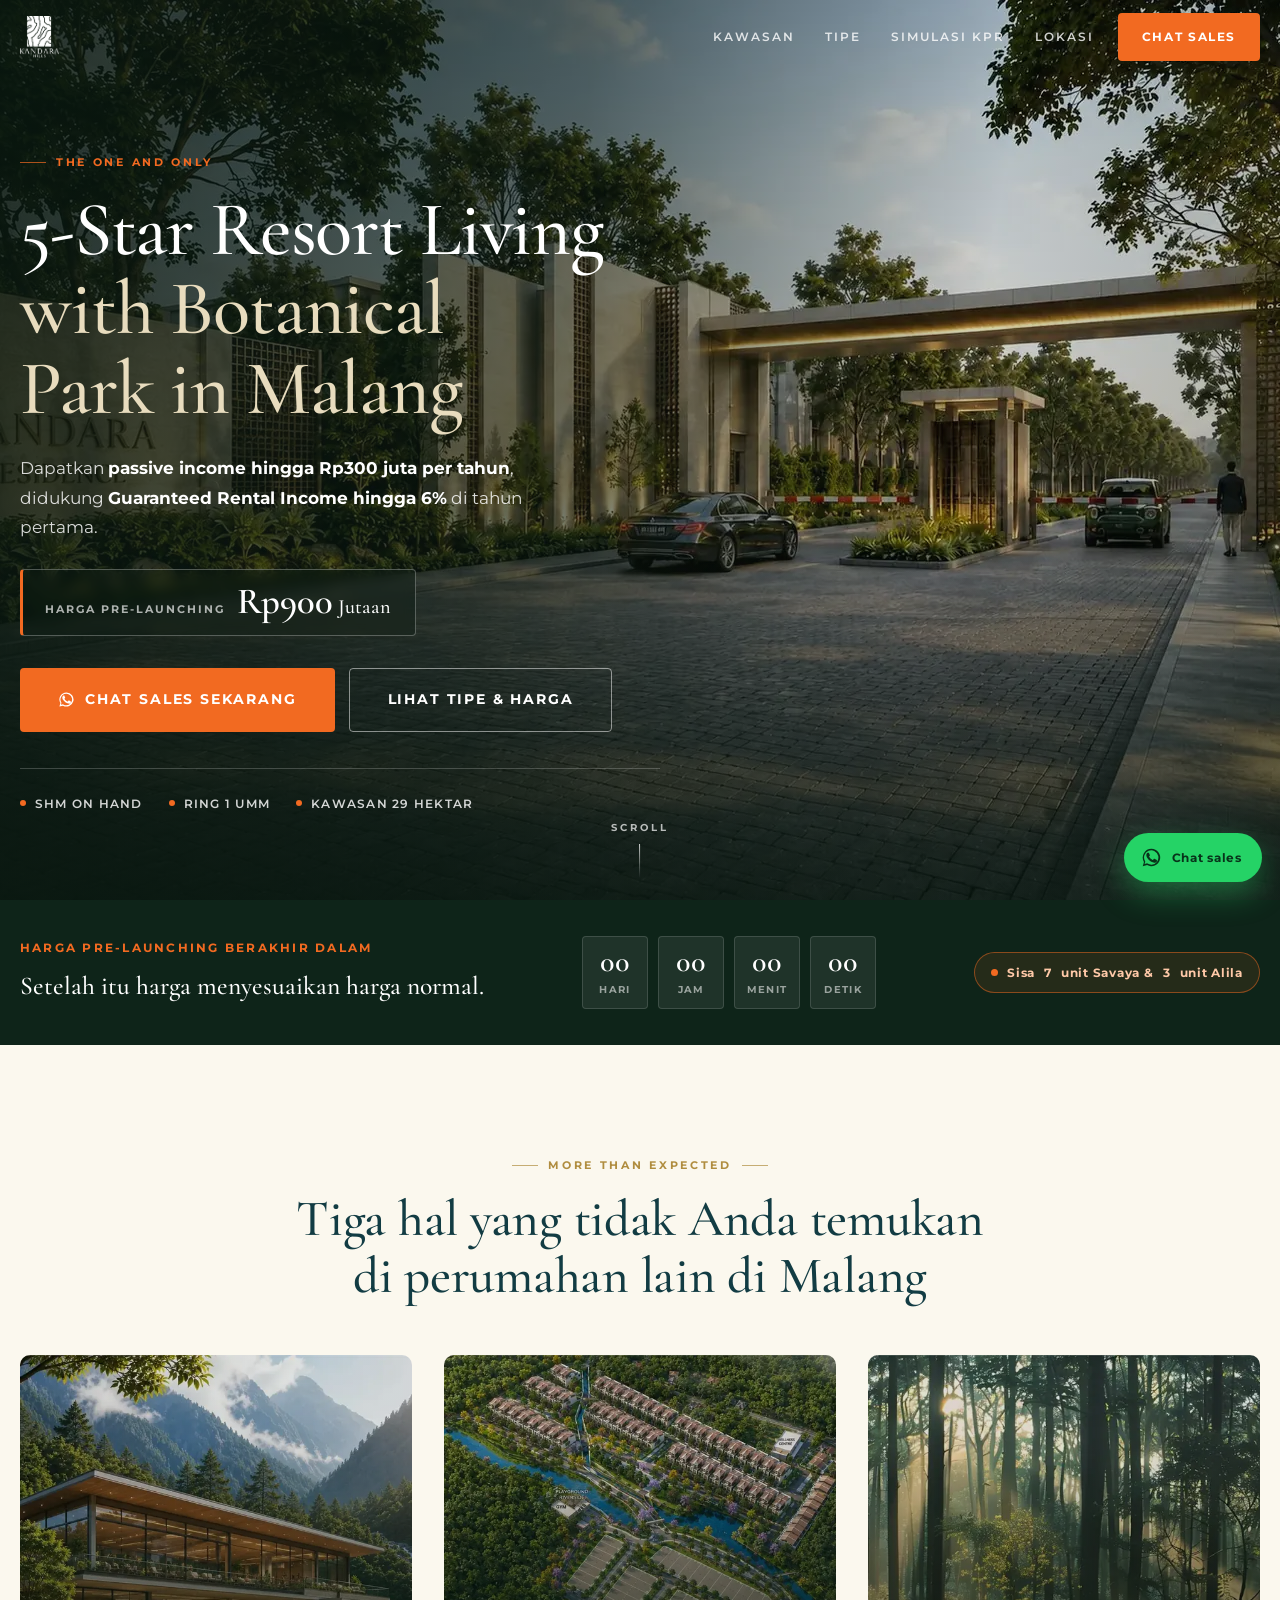
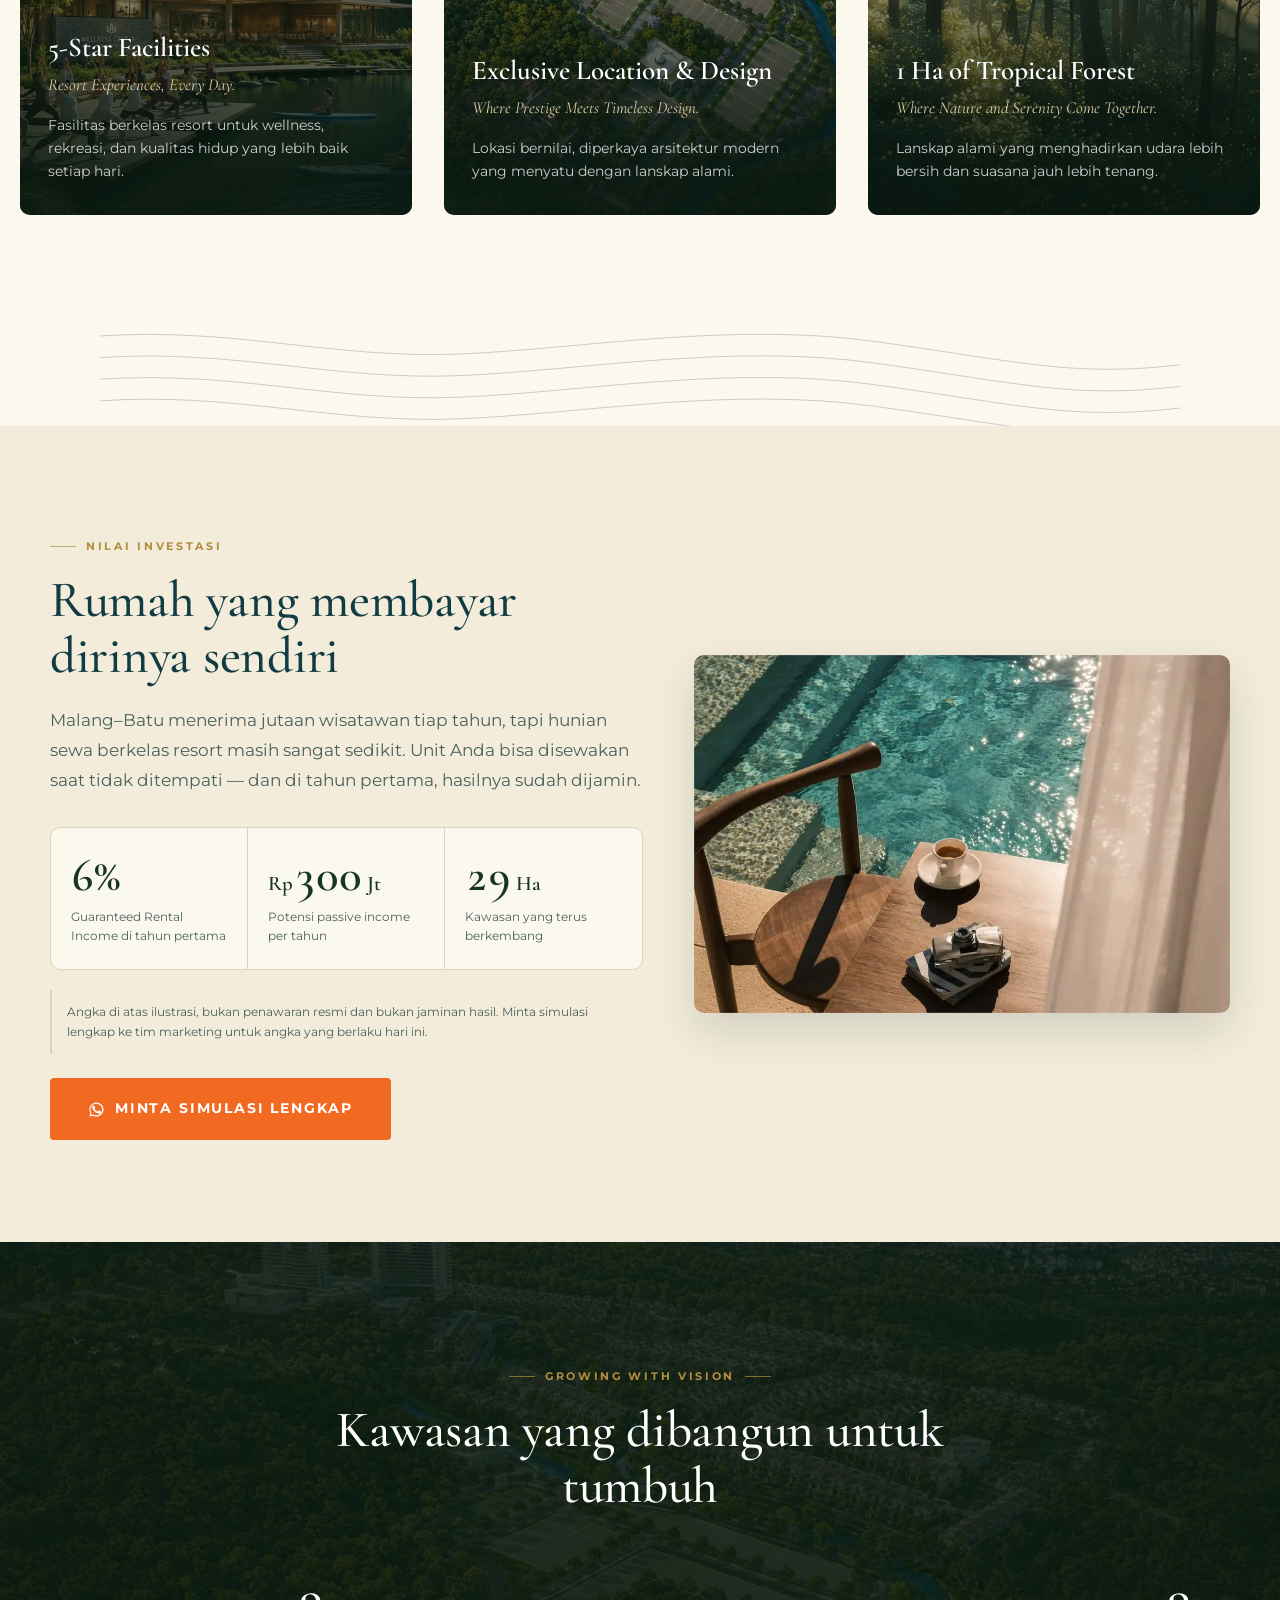
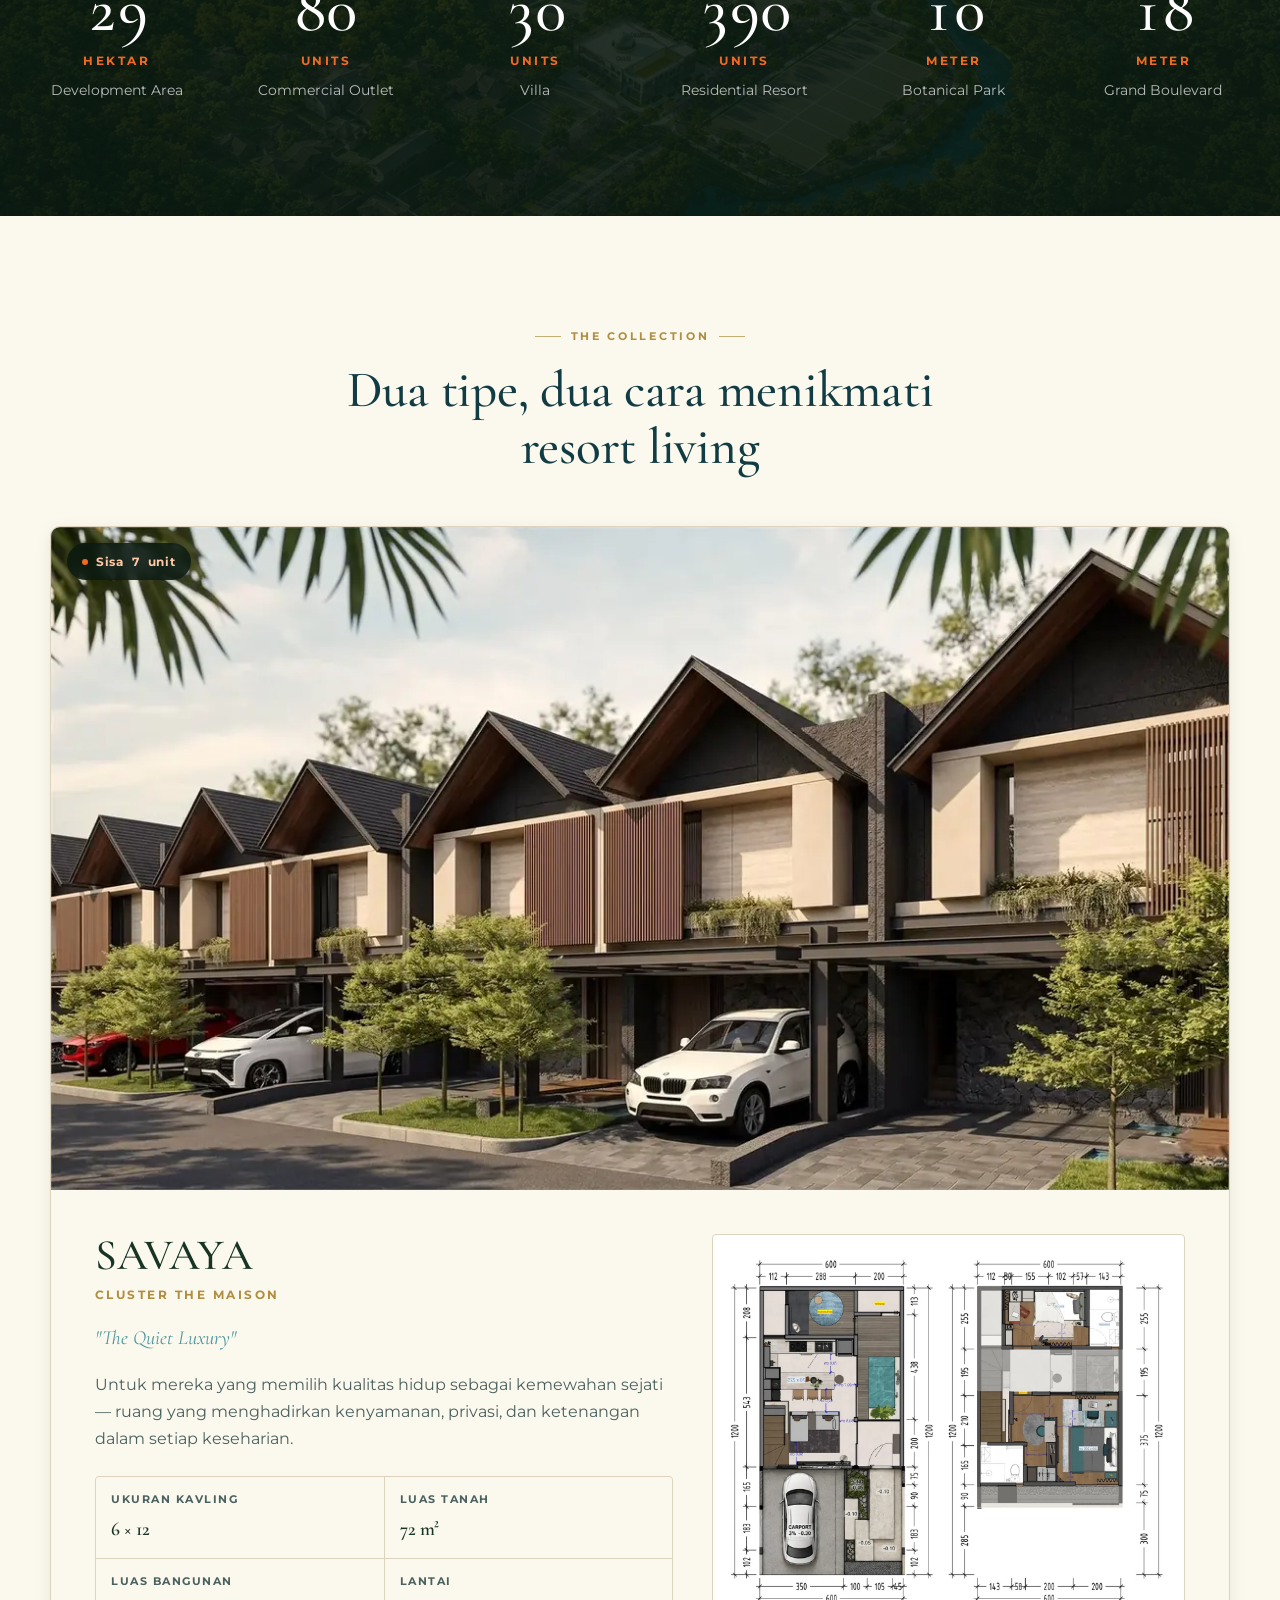
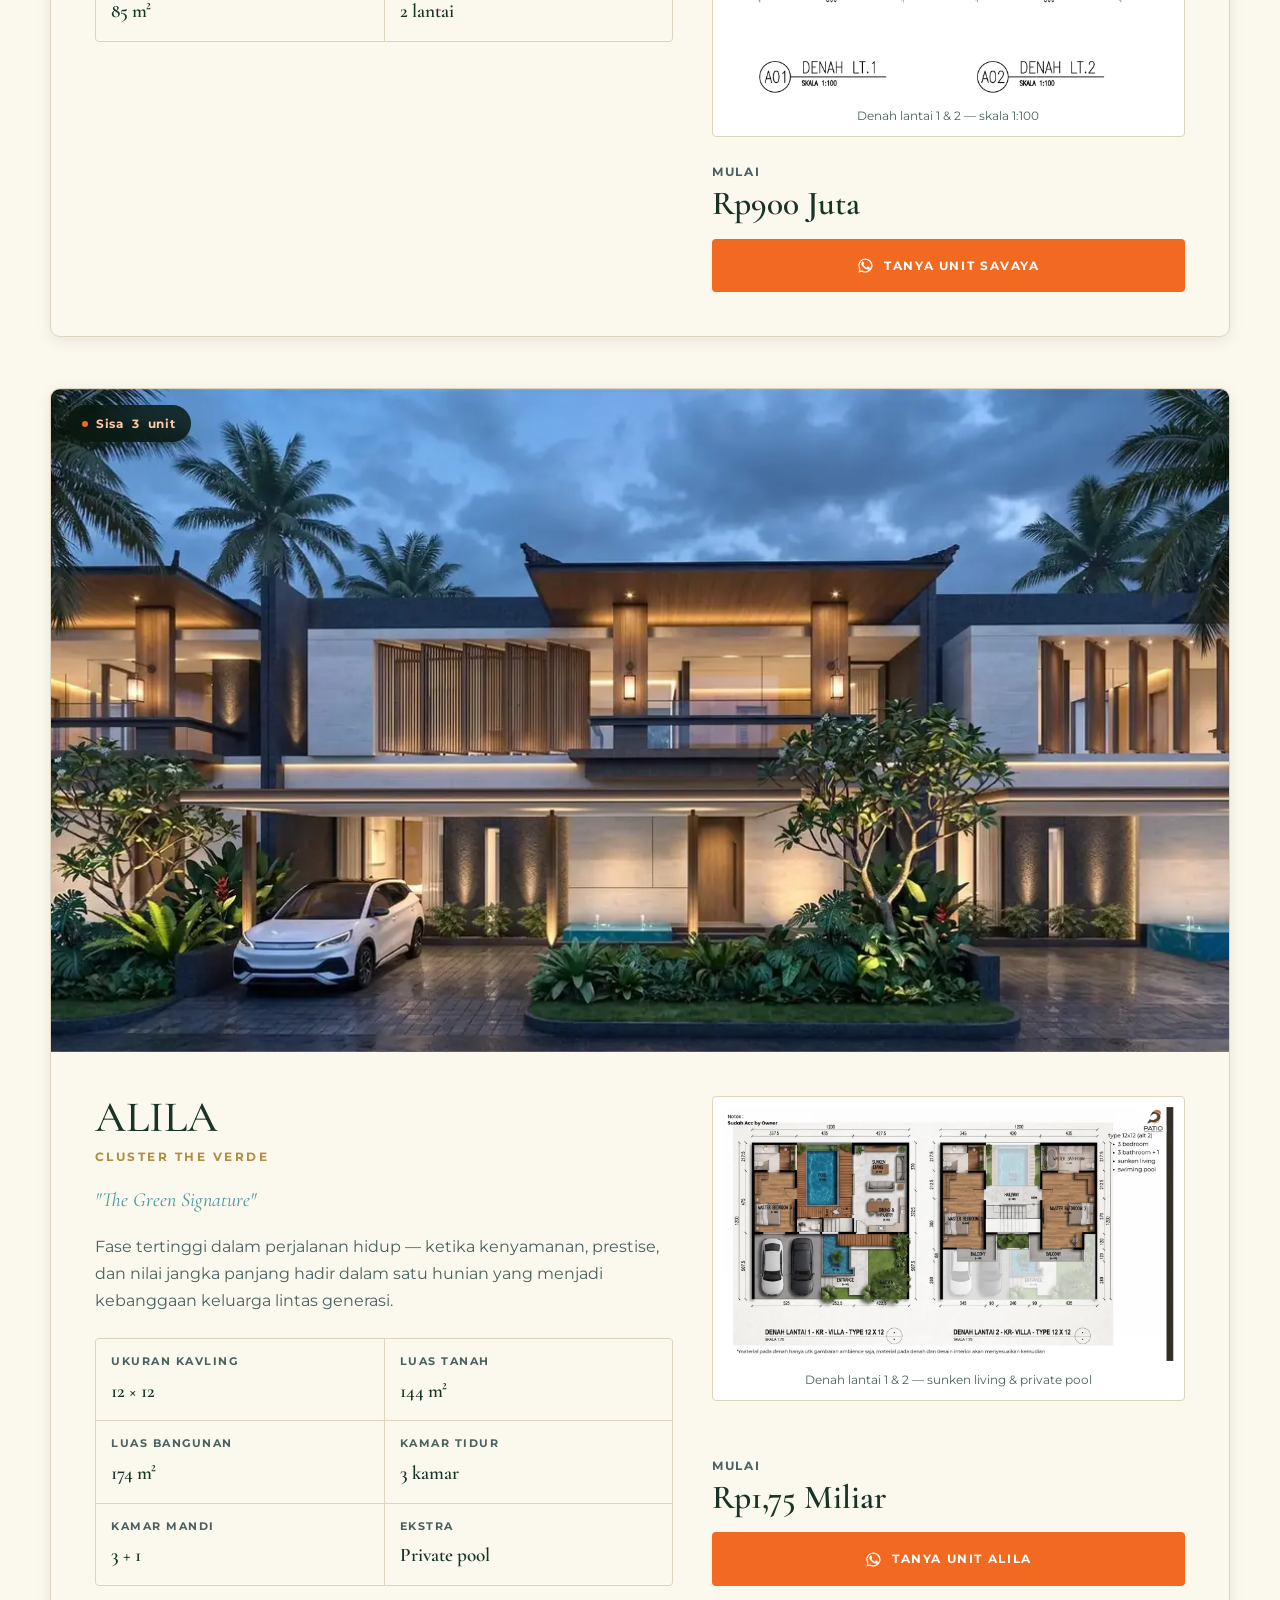
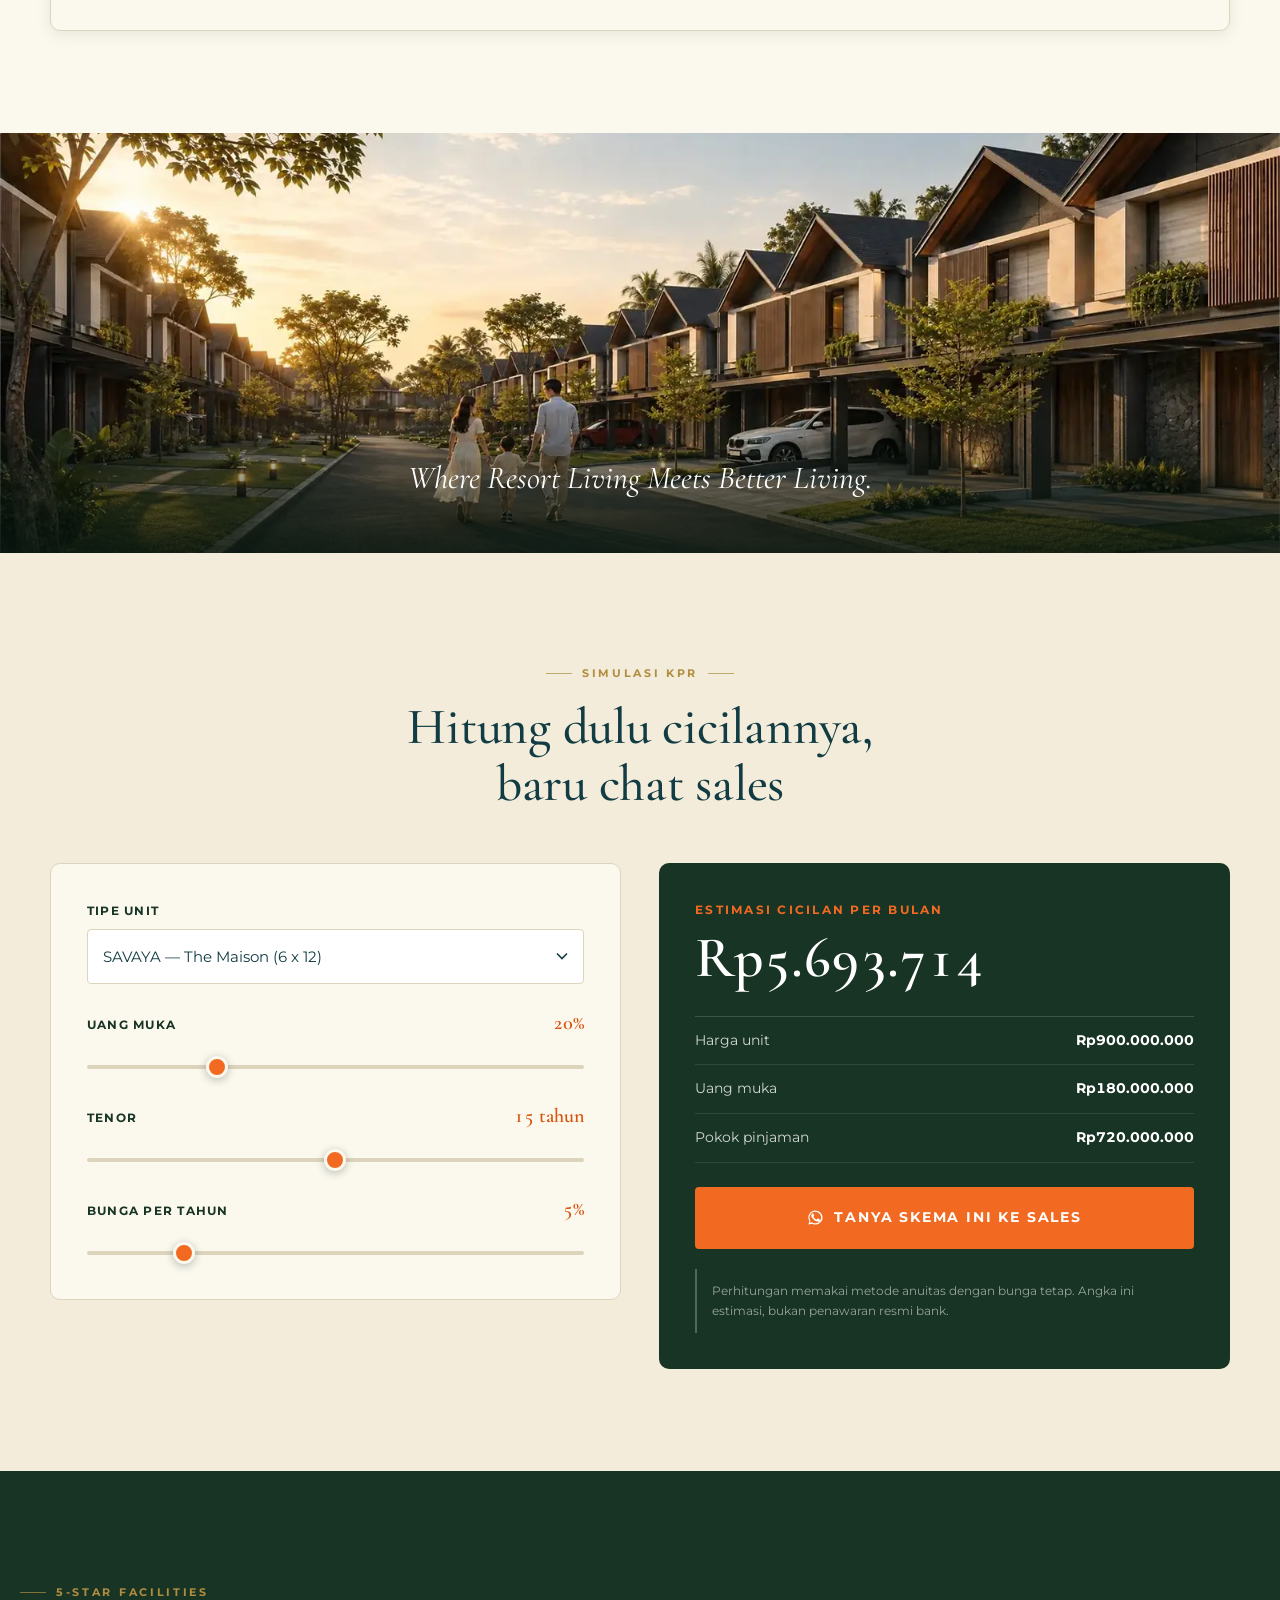
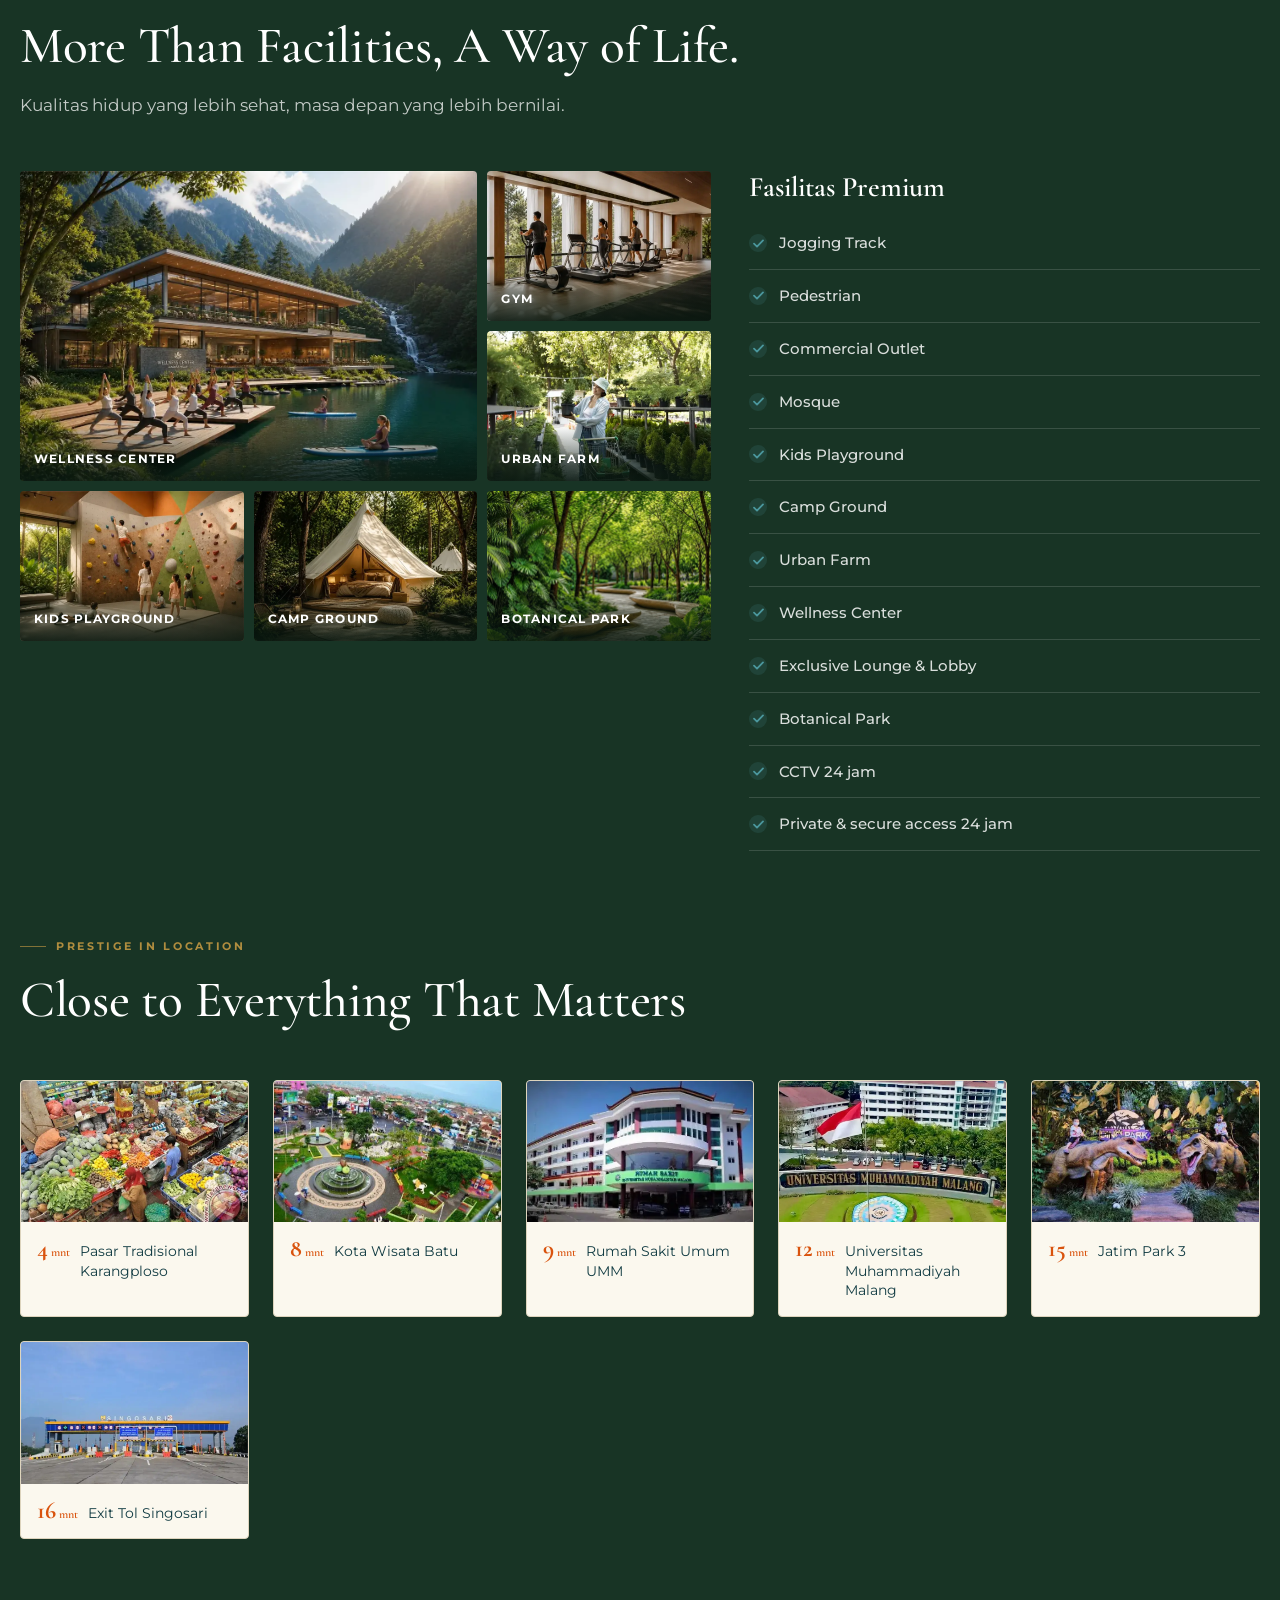
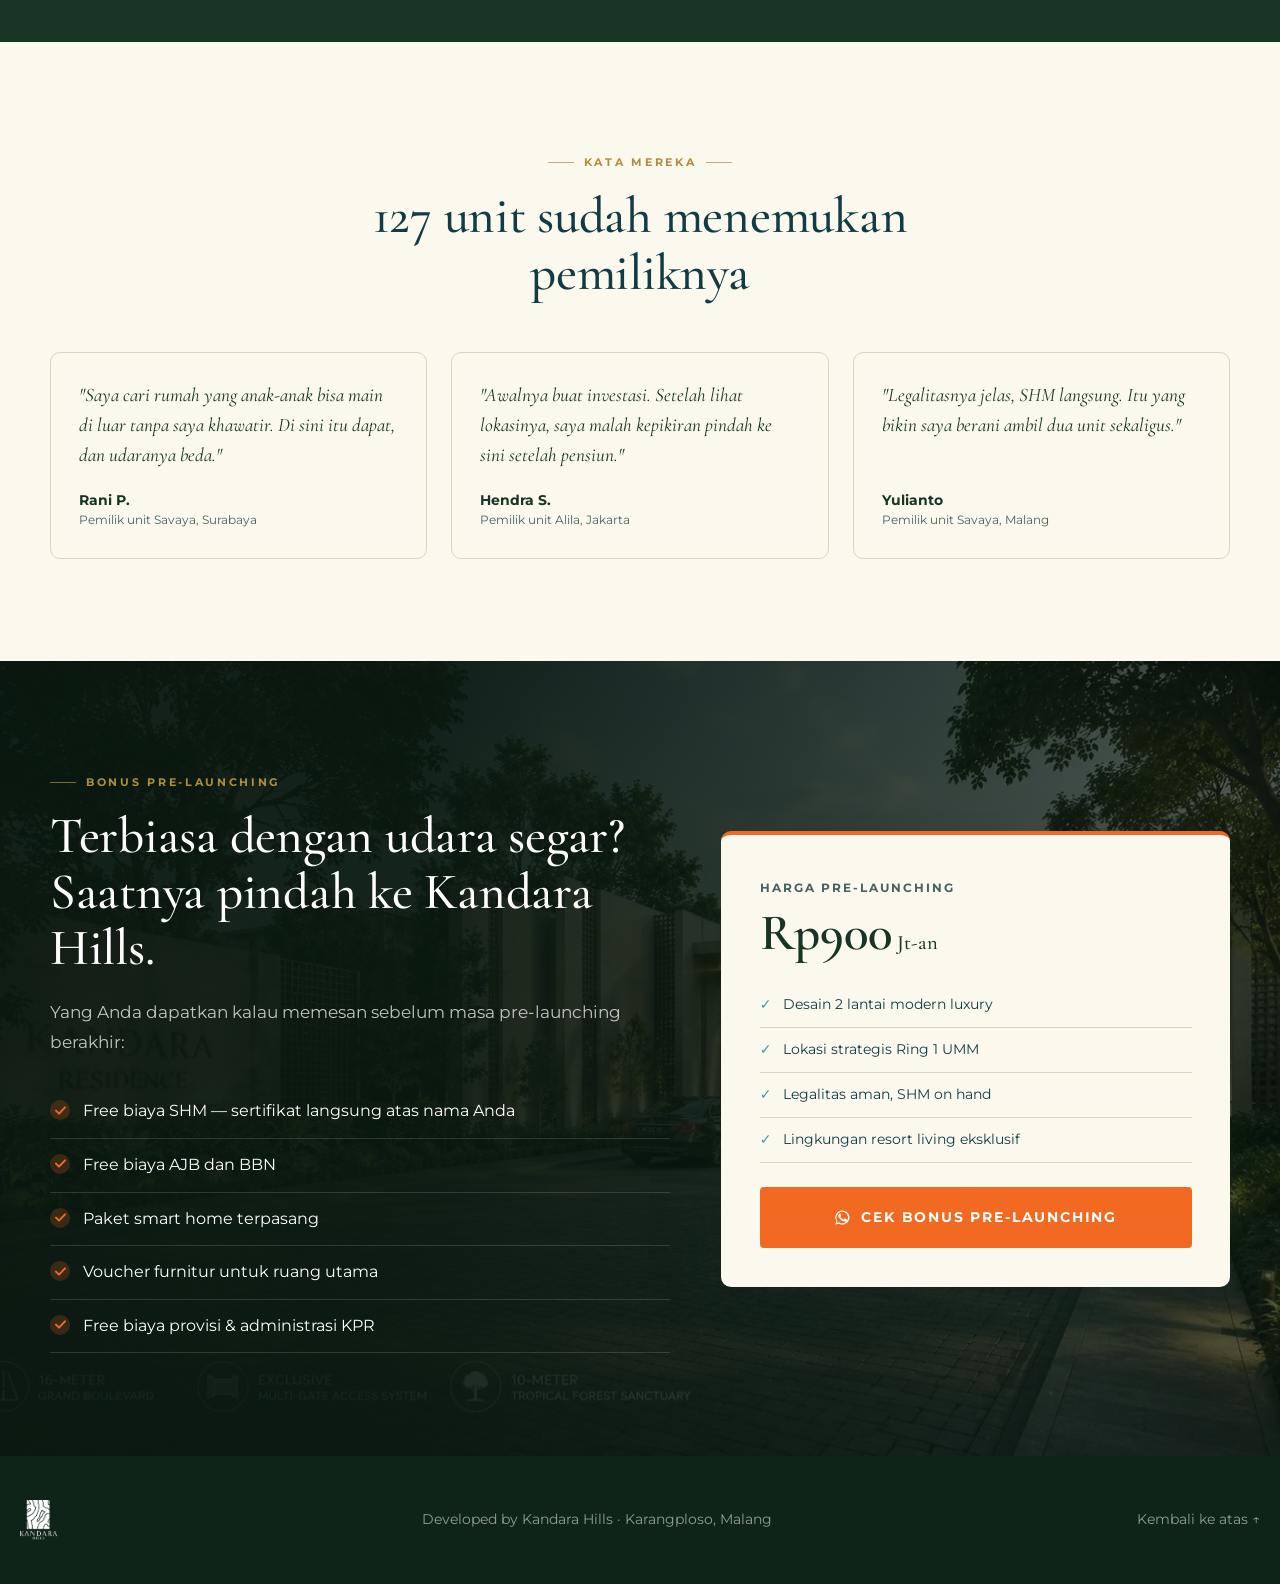
<file: wa/index.html>
<!doctype html>
<html lang="id">
<head>
<meta charset="utf-8">
<meta name="viewport" content="width=device-width, initial-scale=1">
<title>Kandara Hills — 5-Star Resort Living with Botanical Park in Malang</title>
<meta name="description" content="Resort living 29 hektar di Malang. Harga pre-launching mulai Rp900 jutaan, SHM on hand, Ring 1 UMM. Chat sales sekarang.">
<meta name="theme-color" content="#183425">
<meta name="robots" content="noindex">

<meta property="og:title" content="Kandara Hills — 5-Star Resort Living with Botanical Park in Malang">
<meta property="og:description" content="Harga pre-launching mulai Rp900 jutaan. SHM on hand, Ring 1 UMM, kawasan 29 hektar.">
<meta property="og:image" content="../assets/img/hero-gate.webp">
<meta property="og:type" content="website">

<link rel="icon" href="../assets/logo/logo-1.svg">
<link rel="preconnect" href="https://fonts.googleapis.com">
<link rel="preconnect" href="https://fonts.gstatic.com" crossorigin>
<link href="https://fonts.googleapis.com/css2?family=Cormorant+Garamond:ital,wght@0,400;0,500;0,600;0,700;1,400;1,500&family=Montserrat:wght@400;500;600;700&display=swap" rel="stylesheet">
<link rel="stylesheet" href="../assets/css/style.css">
<link rel="preload" as="image" href="../assets/img/hero-gate.webp">
</head>
<body>

<a class="skip-link" href="#konten">Lewati ke konten utama</a>

<!-- ============ HEADER ============ -->
<header class="site-header" data-header>
  <div class="site-header__inner">
    <a class="brand" href="#beranda" aria-label="Kandara Hills, kembali ke atas">
      <img src="../assets/logo/kandara-putih.png" alt="Kandara Hills" width="700" height="759">
    </a>

    <nav class="site-header__nav" aria-label="Navigasi halaman">
      <a href="#kawasan">Kawasan</a>
      <a href="#tipe">Tipe</a>
      <a href="#simulasi">Simulasi KPR</a>
      <a href="#lokasi">Lokasi</a>
    </nav>

    <a href="https://wa.me/628133154170" class="btn site-header__cta" data-wa="Halo, saya lihat website Kandara Hills. Boleh minta price list dan bonus pre-launching?">Chat Sales</a>
  </div>
</header>

<main id="konten">

<!-- ============ 1. HERO ============ -->
<section class="hero" id="beranda">
  <div class="hero__media">
    <img src="../assets/img/hero-gate.webp" alt="Gerbang utama kawasan Kandara Hills" width="1600" height="900" fetchpriority="high">
  </div>

  <div class="hero__inner">
    <div class="hero__copy">
      <p class="eyebrow">The One and Only</p>

      <h1 class="hero__title">
        5-Star Resort Living
        <em>with Botanical Park in Malang</em>
      </h1>

      <p class="hero__sub">
        Dapatkan <strong>passive income hingga Rp300 juta per tahun</strong>, didukung
        <strong>Guaranteed Rental Income hingga 6%</strong> di tahun pertama.
      </p>

      <div class="hero__price">
        <small>Harga Pre-Launching</small>
        <b>Rp900<span> Jutaan</span></b>
      </div>

      <div class="hero__actions">
        <a href="https://wa.me/628133154170" class="btn btn--lg" data-wa="Halo, saya tertarik dengan Kandara Hills. Boleh minta price list, denah kavling, dan bonus pre-launching?">
          <svg class="btn__wa" viewBox="0 0 24 24" aria-hidden="true"><path d="M17.5 14.4c-.3-.2-1.7-.9-2-1-.3-.1-.5-.2-.7.1s-.7 1-.9 1.2c-.2.2-.3.2-.6.1-1.7-.9-2.9-1.6-4-3.6-.3-.5.3-.5.8-1.5.1-.2 0-.4 0-.5 0-.2-.7-1.6-.9-2.2-.2-.6-.5-.5-.7-.5h-.6c-.2 0-.5.1-.8.4-.3.3-1 1-1 2.5s1.1 2.9 1.2 3.1c.1.2 2.1 3.3 5.2 4.6 1.9.8 2.7.9 3.6.8.6-.1 1.7-.7 2-1.4.2-.7.2-1.2.2-1.4-.1-.1-.3-.2-.6-.3M12 2a10 10 0 0 0-8.6 15.1L2 22l5-1.3A10 10 0 1 0 12 2m0 18.2c-1.6 0-3.2-.4-4.6-1.3l-.3-.2-3 .8.8-2.9-.2-.3A8.2 8.2 0 1 1 12 20.2"/></svg>
          Chat Sales Sekarang
        </a>
        <a class="btn btn--ghost btn--lg" href="#tipe">Lihat Tipe &amp; Harga</a>
      </div>

      <ul class="trust-strip">
        <li>SHM On Hand</li>
        <li>Ring 1 UMM</li>
        <li>Kawasan 29 Hektar</li>
      </ul>
    </div>
  </div>

  <a class="hero__scroll" href="#kawasan">Scroll<span></span></a>
</section>

<!-- ============ 2. URGENSI ============ -->
<!-- DUMMY: tanggal berakhir & sisa unit diatur di SITE_DATA (assets/js/common.js) -->
<section class="urgency" aria-label="Batas waktu harga pre-launching">
  <div class="urgency__inner">
    <div>
      <p class="urgency__label">Harga Pre-Launching berakhir dalam</p>
      <p class="urgency__text">Setelah itu harga menyesuaikan harga normal.</p>
    </div>

    <div class="countdown" data-countdown role="timer" aria-live="off">
      <div class="countdown__cell"><b class="countdown__num" data-cd="days">00</b><span class="countdown__unit">Hari</span></div>
      <div class="countdown__cell"><b class="countdown__num" data-cd="hours">00</b><span class="countdown__unit">Jam</span></div>
      <div class="countdown__cell"><b class="countdown__num" data-cd="minutes">00</b><span class="countdown__unit">Menit</span></div>
      <div class="countdown__cell"><b class="countdown__num" data-cd="seconds">00</b><span class="countdown__unit">Detik</span></div>
    </div>

    <p class="stock-pill"><i></i> Sisa <b data-stock="savaya">7</b> unit Savaya &amp; <b data-stock="alila">3</b> unit Alila</p>
  </div>
</section>

<!-- ============ 3. MORE THAN EXPECTED ============ -->
<section class="section" id="kawasan">
  <div class="wrap-wide">
    <div class="section-head section-head--center">
      <p class="eyebrow eyebrow--center">More Than Expected</p>
      <h2 class="h2">Tiga hal yang tidak Anda temukan<br>di perumahan lain di Malang</h2>
    </div>

    <div class="pillars__grid">
      <article class="pillar reveal">
        <img src="../assets/img/wellness-center.webp" alt="Wellness center Kandara Hills di tepi danau" loading="lazy" width="1100" height="733">
        <h3 class="pillar__title">5-Star Facilities</h3>
        <p class="pillar__tagline">Resort Experiences, Every Day.</p>
        <p class="pillar__body">Fasilitas berkelas resort untuk wellness, rekreasi, dan kualitas hidup yang lebih baik setiap hari.</p>
      </article>

      <article class="pillar reveal">
        <img src="../assets/img/masterplan-aerial.webp" alt="Tampak udara masterplan kawasan Kandara Hills" loading="lazy" width="1100" height="733">
        <h3 class="pillar__title">Exclusive Location &amp; Design</h3>
        <p class="pillar__tagline">Where Prestige Meets Timeless Design.</p>
        <p class="pillar__body">Lokasi bernilai, diperkaya arsitektur modern yang menyatu dengan lanskap alami.</p>
      </article>

      <article class="pillar reveal">
        <img src="../assets/img/tropical-forest.webp" alt="Hutan tropis di dalam kawasan" loading="lazy" width="1100" height="617">
        <h3 class="pillar__title">1 Ha of Tropical Forest</h3>
        <p class="pillar__tagline">Where Nature and Serenity Come Together.</p>
        <p class="pillar__body">Lanskap alami yang menghadirkan udara lebih bersih dan suasana jauh lebih tenang.</p>
      </article>
    </div>
  </div>
</section>

<div class="contour" aria-hidden="true"></div>

<!-- ============ 4. INVESTASI RINGKAS ============ -->
<section class="section on-warm" data-invest>
  <div class="wrap">
    <div class="invest__layout">
      <div>
        <p class="eyebrow">Nilai Investasi</p>
        <h2 class="h2" style="margin-block:1rem 1.25rem">Rumah yang membayar dirinya sendiri</h2>
        <p class="lead">
          Malang–Batu menerima jutaan wisatawan tiap tahun, tapi hunian sewa berkelas resort
          masih sangat sedikit. Unit Anda bisa disewakan saat tidak ditempati — dan di tahun
          pertama, hasilnya sudah dijamin.
        </p>

        <div class="metric-grid">
          <div class="metric">
            <p class="metric__value" data-inv="griPct">6%</p>
            <p class="metric__label">Guaranteed Rental Income di tahun pertama</p>
          </div>
          <div class="metric">
            <p class="metric__value"><small>Rp</small>300<small> Jt</small></p>
            <p class="metric__label">Potensi passive income per tahun</p>
          </div>
          <div class="metric">
            <p class="metric__value">29<small> Ha</small></p>
            <p class="metric__label">Kawasan yang terus berkembang</p>
          </div>
        </div>

        <p class="disclaimer">
          <!-- DUMMY: angka ilustrasi, ganti dengan angka resmi. -->
          Angka di atas ilustrasi, bukan penawaran resmi dan bukan jaminan hasil. Minta simulasi
          lengkap ke tim marketing untuk angka yang berlaku hari ini.
        </p>

        <a href="https://wa.me/628133154170" class="btn btn--lg" style="margin-top:1.5rem" data-wa="Halo, saya mau minta simulasi lengkap passive income dan skema Guaranteed Rental Income di Kandara Hills.">
          <svg class="btn__wa" viewBox="0 0 24 24" aria-hidden="true"><path d="M17.5 14.4c-.3-.2-1.7-.9-2-1-.3-.1-.5-.2-.7.1s-.7 1-.9 1.2c-.2.2-.3.2-.6.1-1.7-.9-2.9-1.6-4-3.6-.3-.5.3-.5.8-1.5.1-.2 0-.4 0-.5 0-.2-.7-1.6-.9-2.2-.2-.6-.5-.5-.7-.5h-.6c-.2 0-.5.1-.8.4-.3.3-1 1-1 2.5s1.1 2.9 1.2 3.1c.1.2 2.1 3.3 5.2 4.6 1.9.8 2.7.9 3.6.8.6-.1 1.7-.7 2-1.4.2-.7.2-1.2.2-1.4-.1-.1-.3-.2-.6-.3M12 2a10 10 0 0 0-8.6 15.1L2 22l5-1.3A10 10 0 1 0 12 2m0 18.2c-1.6 0-3.2-.4-4.6-1.3l-.3-.2-3 .8.8-2.9-.2-.3A8.2 8.2 0 1 1 12 20.2"/></svg>
          Minta simulasi lengkap
        </a>
      </div>

      <figure class="invest__figure reveal">
        <img src="../assets/img/invest-lifestyle.webp" alt="Sudut santai di tepi kolam sebuah unit Kandara Hills" loading="lazy" width="1000" height="667">
      </figure>
    </div>
  </div>
</section>

<!-- ============ 5. STATISTIK KAWASAN ============ -->
<section class="stats" data-stats aria-labelledby="visiJudul">
  <img src="../assets/img/masterplan-city.webp" alt="" loading="lazy" width="1400" height="788">
  <div class="wrap-wide">
    <div class="section-head section-head--center" style="margin-bottom:0">
      <p class="eyebrow eyebrow--center">Growing With Vision</p>
      <h2 class="h2" id="visiJudul">Kawasan yang dibangun untuk tumbuh</h2>
    </div>

    <div class="stats__grid">
      <div class="stat reveal"><b class="stat__num" data-count="29">29</b><span class="stat__unit">Hektar</span><span class="stat__label">Development Area</span></div>
      <div class="stat reveal"><b class="stat__num" data-count="80">80</b><span class="stat__unit">Units</span><span class="stat__label">Commercial Outlet</span></div>
      <div class="stat reveal"><b class="stat__num" data-count="30">30</b><span class="stat__unit">Units</span><span class="stat__label">Villa</span></div>
      <div class="stat reveal"><b class="stat__num" data-count="390">390</b><span class="stat__unit">Units</span><span class="stat__label">Residential Resort</span></div>
      <div class="stat reveal"><b class="stat__num" data-count="10">10</b><span class="stat__unit">Meter</span><span class="stat__label">Botanical Park</span></div>
      <div class="stat reveal"><b class="stat__num" data-count="18">18</b><span class="stat__unit">Meter</span><span class="stat__label">Grand Boulevard</span></div>
    </div>
  </div>
</section>

<!-- ============ 6. TIPE UNIT ============ -->
<section class="section" id="tipe">
  <div class="wrap">
    <div class="section-head section-head--center">
      <p class="eyebrow eyebrow--center">The Collection</p>
      <h2 class="h2">Dua tipe, dua cara menikmati<br>resort living</h2>
    </div>

    <!-- SAVAYA -->
    <article class="type-card reveal">
      <div class="type-card__media">
        <img src="../assets/img/savaya-persp.webp" alt="Deretan rumah tipe Savaya 6 x 12" loading="lazy" width="1200" height="676">
        <p class="type-card__flag"><i></i> Sisa <b data-stock="savaya">7</b> unit</p>
      </div>

      <div class="type-card__body">
        <div>
          <h3 class="type-card__name">SAVAYA</h3>
          <p class="type-card__cluster">Cluster The Maison</p>
          <p class="type-card__quote">"The Quiet Luxury"</p>
          <p class="type-card__desc">
            Untuk mereka yang memilih kualitas hidup sebagai kemewahan sejati — ruang yang
            menghadirkan kenyamanan, privasi, dan ketenangan dalam setiap keseharian.
          </p>

          <ul class="spec-list">
            <li><dl><dt>Ukuran kavling</dt><dd>6 &times; 12</dd></dl></li>
            <li><dl><dt>Luas tanah</dt><dd>72 m&sup2;</dd></dl></li>
            <li><dl><dt>Luas bangunan</dt><dd>85 m&sup2;</dd></dl></li>
            <li><dl><dt>Lantai</dt><dd>2 lantai</dd></dl></li>
          </ul>
        </div>

        <div class="type-card__aside">
          <figure class="type-card__plan">
            <img src="../assets/img/savaya-denah.webp" alt="Denah lantai 1 dan lantai 2 tipe Savaya" loading="lazy" width="1400" height="1404">
            <figcaption>Denah lantai 1 &amp; 2 — skala 1:100</figcaption>
          </figure>

          <div class="type-card__price">
            <small>Mulai</small>
            <b>Rp900 Juta</b>
            <a href="https://wa.me/628133154170" class="btn btn--block" data-wa="Halo, saya tertarik dengan tipe SAVAYA (6x12) di Kandara Hills. Boleh minta price list, denah kavling yang tersedia, dan simulasi KPR-nya?">
              <svg class="btn__wa" viewBox="0 0 24 24" aria-hidden="true"><path d="M17.5 14.4c-.3-.2-1.7-.9-2-1-.3-.1-.5-.2-.7.1s-.7 1-.9 1.2c-.2.2-.3.2-.6.1-1.7-.9-2.9-1.6-4-3.6-.3-.5.3-.5.8-1.5.1-.2 0-.4 0-.5 0-.2-.7-1.6-.9-2.2-.2-.6-.5-.5-.7-.5h-.6c-.2 0-.5.1-.8.4-.3.3-1 1-1 2.5s1.1 2.9 1.2 3.1c.1.2 2.1 3.3 5.2 4.6 1.9.8 2.7.9 3.6.8.6-.1 1.7-.7 2-1.4.2-.7.2-1.2.2-1.4-.1-.1-.3-.2-.6-.3M12 2a10 10 0 0 0-8.6 15.1L2 22l5-1.3A10 10 0 1 0 12 2m0 18.2c-1.6 0-3.2-.4-4.6-1.3l-.3-.2-3 .8.8-2.9-.2-.3A8.2 8.2 0 1 1 12 20.2"/></svg>
              Tanya unit Savaya
            </a>
          </div>
        </div>
      </div>
    </article>

    <!-- ALILA -->
    <article class="type-card reveal">
      <div class="type-card__media">
        <img src="../assets/img/alila-front.webp" alt="Tampak depan villa tipe Alila 12 x 12" loading="lazy" width="1200" height="659">
        <p class="type-card__flag"><i></i> Sisa <b data-stock="alila">3</b> unit</p>
      </div>

      <div class="type-card__body">
        <div>
          <h3 class="type-card__name">ALILA</h3>
          <p class="type-card__cluster">Cluster The Verde</p>
          <p class="type-card__quote">"The Green Signature"</p>
          <p class="type-card__desc">
            Fase tertinggi dalam perjalanan hidup — ketika kenyamanan, prestise, dan nilai
            jangka panjang hadir dalam satu hunian yang menjadi kebanggaan keluarga
            lintas generasi.
          </p>

          <ul class="spec-list">
            <li><dl><dt>Ukuran kavling</dt><dd>12 &times; 12</dd></dl></li>
            <li><dl><dt>Luas tanah</dt><dd>144 m&sup2;</dd></dl></li>
            <li><dl><dt>Luas bangunan</dt><dd>174 m&sup2;</dd></dl></li>
            <li><dl><dt>Kamar tidur</dt><dd>3 kamar</dd></dl></li>
            <li><dl><dt>Kamar mandi</dt><dd>3 + 1</dd></dl></li>
            <li><dl><dt>Ekstra</dt><dd>Private pool</dd></dl></li>
          </ul>
        </div>

        <div class="type-card__aside">
          <figure class="type-card__plan">
            <img src="../assets/img/alila-denah.webp" alt="Denah lantai 1 dan lantai 2 tipe Alila" loading="lazy" width="1400" height="788">
            <figcaption>Denah lantai 1 &amp; 2 — sunken living &amp; private pool</figcaption>
          </figure>

          <div class="type-card__price">
            <!-- DUMMY: harga Alila belum ada di bahan. -->
            <small>Mulai</small>
            <b>Rp1,75 Miliar</b>
            <a href="https://wa.me/628133154170" class="btn btn--block" data-wa="Halo, saya tertarik dengan tipe ALILA (12x12) di Kandara Hills. Boleh minta price list, denah kavling yang tersedia, dan simulasi KPR-nya?">
              <svg class="btn__wa" viewBox="0 0 24 24" aria-hidden="true"><path d="M17.5 14.4c-.3-.2-1.7-.9-2-1-.3-.1-.5-.2-.7.1s-.7 1-.9 1.2c-.2.2-.3.2-.6.1-1.7-.9-2.9-1.6-4-3.6-.3-.5.3-.5.8-1.5.1-.2 0-.4 0-.5 0-.2-.7-1.6-.9-2.2-.2-.6-.5-.5-.7-.5h-.6c-.2 0-.5.1-.8.4-.3.3-1 1-1 2.5s1.1 2.9 1.2 3.1c.1.2 2.1 3.3 5.2 4.6 1.9.8 2.7.9 3.6.8.6-.1 1.7-.7 2-1.4.2-.7.2-1.2.2-1.4-.1-.1-.3-.2-.6-.3M12 2a10 10 0 0 0-8.6 15.1L2 22l5-1.3A10 10 0 1 0 12 2m0 18.2c-1.6 0-3.2-.4-4.6-1.3l-.3-.2-3 .8.8-2.9-.2-.3A8.2 8.2 0 1 1 12 20.2"/></svg>
              Tanya unit Alila
            </a>
          </div>
        </div>
      </div>
    </article>
  </div>
</section>

<figure class="band">
  <img src="../assets/img/savaya-street.webp" alt="Suasana jalan lingkungan Kandara Hills saat senja" loading="lazy" width="1600" height="533">
  <figcaption>Where Resort Living Meets Better Living.</figcaption>
</figure>

<!-- ============ 7. SIMULASI KPR ============ -->
<section class="section on-warm" id="simulasi" data-kpr>
  <div class="wrap">
    <div class="section-head section-head--center">
      <p class="eyebrow eyebrow--center">Simulasi KPR</p>
      <h2 class="h2">Hitung dulu cicilannya,<br>baru chat sales</h2>
    </div>

    <div class="kpr__layout">
      <div class="kpr__controls">
        <div class="field">
          <label for="kprType">Tipe unit</label>
          <select id="kprType">
            <option value="savaya">SAVAYA — The Maison (6 x 12)</option>
            <option value="alila">ALILA — The Verde (12 x 12)</option>
          </select>
        </div>

        <div class="slider-row">
          <div class="slider-row__head">
            <label for="kprDp">Uang muka</label>
            <output id="kprDpOut" for="kprDp">20%</output>
          </div>
          <input type="range" id="kprDp" min="10" max="50" step="5" value="20">
        </div>

        <div class="slider-row">
          <div class="slider-row__head">
            <label for="kprTenor">Tenor</label>
            <output id="kprTenorOut" for="kprTenor">15 tahun</output>
          </div>
          <input type="range" id="kprTenor" min="5" max="25" step="1" value="15">
        </div>

        <div class="slider-row">
          <div class="slider-row__head">
            <label for="kprRate">Bunga per tahun</label>
            <output id="kprRateOut" for="kprRate">5%</output>
          </div>
          <input type="range" id="kprRate" min="3" max="14" step="0.25" value="5">
        </div>
      </div>

      <div class="kpr__result">
        <p class="kpr__headline">Estimasi cicilan per bulan</p>
        <p class="kpr__amount" id="kprInstalment">Rp0</p>

        <ul class="kpr__breakdown">
          <li><span>Harga unit</span> <b id="kprPrice">Rp0</b></li>
          <li><span>Uang muka</span> <b id="kprDpAmount">Rp0</b></li>
          <li><span>Pokok pinjaman</span> <b id="kprLoan">Rp0</b></li>
        </ul>

        <a href="https://wa.me/628133154170" class="btn btn--block btn--lg" data-kpr-wa target="_blank" rel="noopener">
          <svg class="btn__wa" viewBox="0 0 24 24" aria-hidden="true"><path d="M17.5 14.4c-.3-.2-1.7-.9-2-1-.3-.1-.5-.2-.7.1s-.7 1-.9 1.2c-.2.2-.3.2-.6.1-1.7-.9-2.9-1.6-4-3.6-.3-.5.3-.5.8-1.5.1-.2 0-.4 0-.5 0-.2-.7-1.6-.9-2.2-.2-.6-.5-.5-.7-.5h-.6c-.2 0-.5.1-.8.4-.3.3-1 1-1 2.5s1.1 2.9 1.2 3.1c.1.2 2.1 3.3 5.2 4.6 1.9.8 2.7.9 3.6.8.6-.1 1.7-.7 2-1.4.2-.7.2-1.2.2-1.4-.1-.1-.3-.2-.6-.3M12 2a10 10 0 0 0-8.6 15.1L2 22l5-1.3A10 10 0 1 0 12 2m0 18.2c-1.6 0-3.2-.4-4.6-1.3l-.3-.2-3 .8.8-2.9-.2-.3A8.2 8.2 0 1 1 12 20.2"/></svg>
          Tanya skema ini ke sales
        </a>

        <p class="disclaimer">
          <!-- DUMMY: bunga & tenor default masih asumsi. -->
          Perhitungan memakai metode anuitas dengan bunga tetap. Angka ini estimasi, bukan
          penawaran resmi bank.
        </p>
      </div>
    </div>
  </div>
</section>

<!-- ============ 8. FASILITAS + LOKASI ============ -->
<section class="section on-dark" id="fasilitas">
  <div class="wrap-wide">
    <div class="section-head">
      <p class="eyebrow">5-Star Facilities</p>
      <h2 class="h2">More Than Facilities, A Way of Life.</h2>
      <p class="lead">Kualitas hidup yang lebih sehat, masa depan yang lebih bernilai.</p>
    </div>

    <div class="fac__layout">
      <div class="fac__mosaic reveal">
        <figure>
          <img src="../assets/img/wellness-center.webp" alt="Wellness center" loading="lazy" width="1100" height="733">
          <figcaption>Wellness Center</figcaption>
        </figure>
        <figure>
          <img src="../assets/img/fac-gym.webp" alt="Ruang gym menghadap hutan" loading="lazy" width="900" height="600">
          <figcaption>Gym</figcaption>
        </figure>
        <figure>
          <img src="../assets/img/fac-urban-farm.webp" alt="Urban farm kawasan" loading="lazy" width="900" height="600">
          <figcaption>Urban Farm</figcaption>
        </figure>
        <figure>
          <img src="../assets/img/fac-kids.webp" alt="Area bermain anak" loading="lazy" width="900" height="600">
          <figcaption>Kids Playground</figcaption>
        </figure>
        <figure>
          <img src="../assets/img/fac-campground.webp" alt="Camp ground di dalam kawasan" loading="lazy" width="900" height="600">
          <figcaption>Camp Ground</figcaption>
        </figure>
        <figure>
          <img src="../assets/img/botanical-park.webp" alt="Botanical park" loading="lazy" width="900" height="636">
          <figcaption>Botanical Park</figcaption>
        </figure>
      </div>

      <div class="reveal">
        <h3 class="h3" style="color:#fff;margin-bottom:.75rem">Fasilitas Premium</h3>
        <ul class="fac__list">
          <li>Jogging Track</li>
          <li>Pedestrian</li>
          <li>Commercial Outlet</li>
          <li>Mosque</li>
          <li>Kids Playground</li>
          <li>Camp Ground</li>
          <li>Urban Farm</li>
          <li>Wellness Center</li>
          <li>Exclusive Lounge &amp; Lobby</li>
          <li>Botanical Park</li>
          <li>CCTV 24 jam</li>
          <li>Private &amp; secure access 24 jam</li>
        </ul>
      </div>
    </div>

    <div class="section-head" id="lokasi" style="margin-top:clamp(3rem,6vw,5rem)">
      <p class="eyebrow">Prestige in Location</p>
      <h2 class="h2">Close to Everything That Matters</h2>
    </div>

    <div class="loc__grid">
      <article class="loc-card reveal">
        <img src="../assets/img/loc-pasar.webp" alt="Pasar Tradisional Karangploso" loading="lazy" width="800" height="533">
        <div class="loc-card__body"><p class="loc-card__time">4<span> mnt</span></p><p class="loc-card__place">Pasar Tradisional Karangploso</p></div>
      </article>
      <article class="loc-card reveal">
        <img src="../assets/img/loc-batu.webp" alt="Kota Batu" loading="lazy" width="563" height="354">
        <div class="loc-card__body"><p class="loc-card__time">8<span> mnt</span></p><p class="loc-card__place">Kota Wisata Batu</p></div>
      </article>
      <article class="loc-card reveal">
        <img src="../assets/img/loc-rsumm.webp" alt="Rumah Sakit Umum UMM" loading="lazy" width="611" height="327">
        <div class="loc-card__body"><p class="loc-card__time">9<span> mnt</span></p><p class="loc-card__place">Rumah Sakit Umum UMM</p></div>
      </article>
      <article class="loc-card reveal">
        <img src="../assets/img/loc-umm.webp" alt="Universitas Muhammadiyah Malang" loading="lazy" width="900" height="600">
        <div class="loc-card__body"><p class="loc-card__time">12<span> mnt</span></p><p class="loc-card__place">Universitas Muhammadiyah Malang</p></div>
      </article>
      <article class="loc-card reveal">
        <img src="../assets/img/loc-jatimpark.webp" alt="Jatim Park 3" loading="lazy" width="640" height="480">
        <div class="loc-card__body"><p class="loc-card__time">15<span> mnt</span></p><p class="loc-card__place">Jatim Park 3</p></div>
      </article>
      <article class="loc-card reveal">
        <img src="../assets/img/loc-tol.webp" alt="Exit Tol Singosari" loading="lazy" width="800" height="533">
        <div class="loc-card__body"><p class="loc-card__time">16<span> mnt</span></p><p class="loc-card__place">Exit Tol Singosari</p></div>
      </article>
    </div>
  </div>
</section>

<!-- ============ 9. BUKTI SOSIAL ============ -->
<!-- DUMMY: testimoni dan jumlah unit terjual fiktif. Ganti dengan yang asli. -->
<section class="section">
  <div class="wrap">
    <div class="section-head section-head--center">
      <p class="eyebrow eyebrow--center">Kata Mereka</p>
      <h2 class="h2">127 unit sudah menemukan pemiliknya</h2>
    </div>

    <div class="proof__grid">
      <blockquote class="quote-card reveal">
        <p>"Saya cari rumah yang anak-anak bisa main di luar tanpa saya khawatir. Di sini itu dapat, dan udaranya beda."</p>
        <footer><b>Rani P.</b> Pemilik unit Savaya, Surabaya</footer>
      </blockquote>
      <blockquote class="quote-card reveal">
        <p>"Awalnya buat investasi. Setelah lihat lokasinya, saya malah kepikiran pindah ke sini setelah pensiun."</p>
        <footer><b>Hendra S.</b> Pemilik unit Alila, Jakarta</footer>
      </blockquote>
      <blockquote class="quote-card reveal">
        <p>"Legalitasnya jelas, SHM langsung. Itu yang bikin saya berani ambil dua unit sekaligus."</p>
        <footer><b>Yulianto</b> Pemilik unit Savaya, Malang</footer>
      </blockquote>
    </div>
  </div>
</section>

<!-- ============ 10. PENUTUP + BONUS ============ -->
<!-- DUMMY: daftar bonus di bawah ini contoh. Ganti dengan promo resmi. -->
<section class="section bonus" id="bonus">
  <img src="../assets/img/gate-badges.webp" alt="" loading="lazy" width="1400" height="788">
  <div class="wrap">
    <div class="bonus__layout">
      <div>
        <p class="eyebrow">Bonus Pre-Launching</p>
        <h2 class="h2" style="margin-block:1rem 1.25rem">Terbiasa dengan udara segar?<br>Saatnya pindah ke Kandara Hills.</h2>
        <p class="lead">Yang Anda dapatkan kalau memesan sebelum masa pre-launching berakhir:</p>

        <ul class="bonus__list">
          <li>Free biaya SHM — sertifikat langsung atas nama Anda</li>
          <li>Free biaya AJB dan BBN</li>
          <li>Paket smart home terpasang</li>
          <li>Voucher furnitur untuk ruang utama</li>
          <li>Free biaya provisi &amp; administrasi KPR</li>
        </ul>
      </div>

      <aside class="offer-box reveal">
        <small>Harga Pre-Launching</small>
        <strong>Rp900<span> Jt-an</span></strong>
        <ul>
          <li>Desain 2 lantai modern luxury</li>
          <li>Lokasi strategis Ring 1 UMM</li>
          <li>Legalitas aman, SHM on hand</li>
          <li>Lingkungan resort living eksklusif</li>
        </ul>
        <a href="https://wa.me/628133154170" class="btn btn--block btn--lg" data-wa="Halo, saya mau cek bonus pre-launching Kandara Hills yang masih berlaku. Boleh dikirim detailnya?">
          <svg class="btn__wa" viewBox="0 0 24 24" aria-hidden="true"><path d="M17.5 14.4c-.3-.2-1.7-.9-2-1-.3-.1-.5-.2-.7.1s-.7 1-.9 1.2c-.2.2-.3.2-.6.1-1.7-.9-2.9-1.6-4-3.6-.3-.5.3-.5.8-1.5.1-.2 0-.4 0-.5 0-.2-.7-1.6-.9-2.2-.2-.6-.5-.5-.7-.5h-.6c-.2 0-.5.1-.8.4-.3.3-1 1-1 2.5s1.1 2.9 1.2 3.1c.1.2 2.1 3.3 5.2 4.6 1.9.8 2.7.9 3.6.8.6-.1 1.7-.7 2-1.4.2-.7.2-1.2.2-1.4-.1-.1-.3-.2-.6-.3M12 2a10 10 0 0 0-8.6 15.1L2 22l5-1.3A10 10 0 1 0 12 2m0 18.2c-1.6 0-3.2-.4-4.6-1.3l-.3-.2-3 .8.8-2.9-.2-.3A8.2 8.2 0 1 1 12 20.2"/></svg>
          Cek Bonus Pre-Launching
        </a>
      </aside>
    </div>
  </div>
</section>

</main>

<footer class="site-footer">
  <div class="site-footer__inner">
    <img src="../assets/logo/kandara-putih.png" alt="Kandara Hills" width="700" height="759" loading="lazy">
    <span>Developed by Kandara Hills · Karangploso, Malang</span>
    <a href="#beranda">Kembali ke atas &uarr;</a>
  </div>
</footer>

<!-- tombol melayang (desktop) -->
<a href="https://wa.me/628133154170" class="wa-float" data-wa="Halo, saya lihat website Kandara Hills. Boleh minta price list dan bonus pre-launching?">
  <svg viewBox="0 0 24 24" aria-hidden="true"><path d="M17.5 14.4c-.3-.2-1.7-.9-2-1-.3-.1-.5-.2-.7.1s-.7 1-.9 1.2c-.2.2-.3.2-.6.1-1.7-.9-2.9-1.6-4-3.6-.3-.5.3-.5.8-1.5.1-.2 0-.4 0-.5 0-.2-.7-1.6-.9-2.2-.2-.6-.5-.5-.7-.5h-.6c-.2 0-.5.1-.8.4-.3.3-1 1-1 2.5s1.1 2.9 1.2 3.1c.1.2 2.1 3.3 5.2 4.6 1.9.8 2.7.9 3.6.8.6-.1 1.7-.7 2-1.4.2-.7.2-1.2.2-1.4-.1-.1-.3-.2-.6-.3M12 2a10 10 0 0 0-8.6 15.1L2 22l5-1.3A10 10 0 1 0 12 2m0 18.2c-1.6 0-3.2-.4-4.6-1.3l-.3-.2-3 .8.8-2.9-.2-.3A8.2 8.2 0 1 1 12 20.2"/></svg>
  Chat sales
</a>

<!-- sticky bar khusus mobile -->
<div class="sticky-bar">
  <div class="sticky-bar__info">
    <small>Pre-Launching</small>
    <b>Rp900 Jt-an</b>
  </div>
  <a href="https://wa.me/628133154170" class="btn" data-wa="Halo, saya tertarik dengan Kandara Hills. Boleh minta price list dan bonus pre-launching?">
    <svg class="btn__wa" viewBox="0 0 24 24" aria-hidden="true"><path d="M17.5 14.4c-.3-.2-1.7-.9-2-1-.3-.1-.5-.2-.7.1s-.7 1-.9 1.2c-.2.2-.3.2-.6.1-1.7-.9-2.9-1.6-4-3.6-.3-.5.3-.5.8-1.5.1-.2 0-.4 0-.5 0-.2-.7-1.6-.9-2.2-.2-.6-.5-.5-.7-.5h-.6c-.2 0-.5.1-.8.4-.3.3-1 1-1 2.5s1.1 2.9 1.2 3.1c.1.2 2.1 3.3 5.2 4.6 1.9.8 2.7.9 3.6.8.6-.1 1.7-.7 2-1.4.2-.7.2-1.2.2-1.4-.1-.1-.3-.2-.6-.3M12 2a10 10 0 0 0-8.6 15.1L2 22l5-1.3A10 10 0 1 0 12 2m0 18.2c-1.6 0-3.2-.4-4.6-1.3l-.3-.2-3 .8.8-2.9-.2-.3A8.2 8.2 0 1 1 12 20.2"/></svg>
    Chat Sales
  </a>
</div>

<script src="../assets/js/common.js"></script>
</body>
</html>
</file>
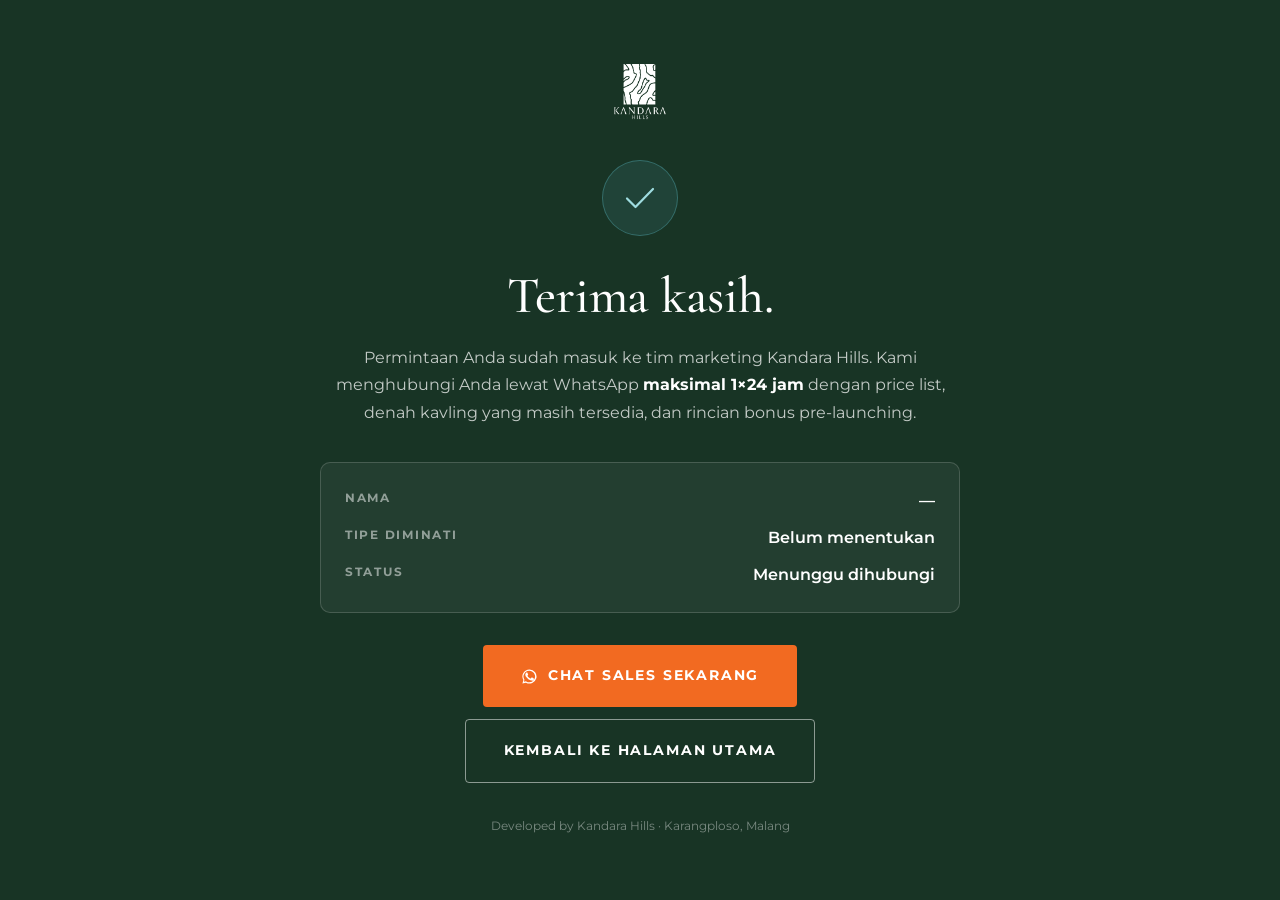
<file: form/terima-kasih.html>
<!doctype html>
<html lang="id">
<head>
<meta charset="utf-8">
<meta name="viewport" content="width=device-width, initial-scale=1">
<title>Terima kasih — Kandara Hills</title>
<meta name="description" content="Permintaan penawaran Kandara Hills sudah kami terima. Tim marketing akan menghubungi Anda maksimal 1x24 jam.">
<meta name="theme-color" content="#183425">
<meta name="robots" content="noindex, nofollow">

<link rel="icon" href="../assets/logo/logo-1.svg">
<link rel="preconnect" href="https://fonts.googleapis.com">
<link rel="preconnect" href="https://fonts.gstatic.com" crossorigin>
<link href="https://fonts.googleapis.com/css2?family=Cormorant+Garamond:ital,wght@0,400;0,500;0,600;1,400&family=Montserrat:wght@400;500;600;700&display=swap" rel="stylesheet">
<link rel="stylesheet" href="../assets/css/style.css">
</head>
<body>

<main class="thanks">
  <div class="thanks__inner">
    <img src="../assets/logo/kandara-putih.png" alt="Kandara Hills" width="700" height="759" style="height:56px;width:auto;margin:0 auto 2.5rem">

    <div class="thanks__mark" aria-hidden="true"></div>

    <h1 class="h2" id="salam">Terima kasih.</h1>

    <p class="thanks__lead">
      Permintaan Anda sudah masuk ke tim marketing Kandara Hills.
      Kami menghubungi Anda lewat WhatsApp <strong style="color:#fff">maksimal 1&times;24 jam</strong>
      dengan price list, denah kavling yang masih tersedia, dan rincian bonus pre-launching.
    </p>

    <div class="thanks__panel">
      <dl>
        <dt>Nama</dt>       <dd id="ringkasNama">—</dd>
        <dt>Tipe diminati</dt><dd id="ringkasTipe">—</dd>
        <dt>Status</dt>     <dd>Menunggu dihubungi</dd>
      </dl>
    </div>

    <div class="thanks__actions">
      <a href="https://wa.me/628133154170" class="btn btn--lg" id="waLangsung" data-wa="Halo, saya baru saja mengisi form di website Kandara Hills. Boleh dibantu info price list dan bonus pre-launching?">
        <svg class="btn__wa" viewBox="0 0 24 24" aria-hidden="true"><path d="M17.5 14.4c-.3-.2-1.7-.9-2-1-.3-.1-.5-.2-.7.1s-.7 1-.9 1.2c-.2.2-.3.2-.6.1-1.7-.9-2.9-1.6-4-3.6-.3-.5.3-.5.8-1.5.1-.2 0-.4 0-.5 0-.2-.7-1.6-.9-2.2-.2-.6-.5-.5-.7-.5h-.6c-.2 0-.5.1-.8.4-.3.3-1 1-1 2.5s1.1 2.9 1.2 3.1c.1.2 2.1 3.3 5.2 4.6 1.9.8 2.7.9 3.6.8.6-.1 1.7-.7 2-1.4.2-.7.2-1.2.2-1.4-.1-.1-.3-.2-.6-.3M12 2a10 10 0 0 0-8.6 15.1L2 22l5-1.3A10 10 0 1 0 12 2m0 18.2c-1.6 0-3.2-.4-4.6-1.3l-.3-.2-3 .8.8-2.9-.2-.3A8.2 8.2 0 1 1 12 20.2"/></svg>
        Chat sales sekarang
      </a>
      <a class="btn btn--ghost btn--lg" href="index.html">Kembali ke halaman utama</a>
    </div>

    <p style="margin-top:2rem;font-size:.78rem;color:rgba(255,255,255,.42)">
      Developed by Kandara Hills · Karangploso, Malang
    </p>
  </div>
</main>

<script src="../assets/js/common.js"></script>
<script>
  /* Tampilkan kembali isian pengunjung supaya halaman ini terasa personal
     dan mereka yakin datanya benar-benar terkirim. */
  (function () {
    var params = new URLSearchParams(location.search);
    var nama = (params.get('nama') || '').trim().slice(0, 60);
    var tipe = params.get('tipe') || '';

    var labels = {
      savaya: 'SAVAYA — The Maison (6 x 12)',
      alila:  'ALILA — The Verde (12 x 12)',
      belum:  'Belum menentukan'
    };

    if (nama) {
      document.getElementById('salam').textContent = 'Terima kasih, ' + nama + '.';
      document.getElementById('ringkasNama').textContent = nama;
    }

    document.getElementById('ringkasTipe').textContent = labels[tipe] || 'Belum menentukan';

    /* Perkaya pesan WhatsApp dengan konteks yang barusan diisi. */
    var wa = document.getElementById('waLangsung');
    if (wa && typeof waLink === 'function') {
      var pesan = 'Halo, saya ' + (nama || 'calon pembeli') +
        '. Saya baru mengisi form di website Kandara Hills' +
        (labels[tipe] ? ' dan tertarik dengan tipe ' + labels[tipe] : '') +
        '. Boleh dibantu info price list dan bonus pre-launching?';
      wa.setAttribute('href', waLink(pesan));
    }
  })();
</script>
</body>
</html>
</file>
<file: assets/css/style.css>
/* =========================================================================
   KANDARA HILLS — Landing Page (LP-WA & LP-FORM)
   Satu design system untuk dua halaman.
   ========================================================================= */

/* ---------- 1. TOKEN ---------- */
:root {
  /* warna */
  --forest-950: #0e2419;
  --forest-900: #183425;
  --forest-700: #24402e;
  --forest-500: #3f472b;
  --ink:        #123c43;
  --ink-soft:   #4a615f;
  --cream:      #fbf8ee;
  --cream-warm: #f3ecda;
  --line:       #ddd4bd;
  --aqua:       #4b979d;
  --ember:      #f26a21;
  --ember-dark: #d9530d;
  --gold:       #b08d3f;
  --white:      #fff;

  /* tipografi */
  --serif: "Cormorant Garamond", Georgia, "Times New Roman", serif;
  --sans:  "Montserrat", system-ui, -apple-system, Arial, sans-serif;

  --fs-display: clamp(2.5rem, 6vw, 4.9rem);
  --fs-h2:      clamp(1.9rem, 4vw, 3.25rem);
  --fs-h3:      clamp(1.3rem, 2.2vw, 1.85rem);
  --fs-lead:    clamp(1rem, 1.35vw, 1.15rem);
  --fs-body:    1rem;
  --fs-sm:      0.875rem;
  --fs-xs:      0.78rem;
  --fs-eyebrow: 0.7rem;

  /* ritme */
  --page:    min(1180px, calc(100% - 2.5rem));
  --page-wide: min(1400px, calc(100% - 2.5rem));
  --section: clamp(4rem, 8vw, 7.5rem);
  --radius:  4px;
  --radius-lg: 10px;

  --shadow-sm: 0 4px 16px rgba(14, 36, 25, .08);
  --shadow-md: 0 18px 44px rgba(14, 36, 25, .14);
  --shadow-lg: 0 30px 70px rgba(14, 36, 25, .22);

  --header-h: 74px;
  --ease: cubic-bezier(.22, .61, .36, 1);
}

/* ---------- 2. RESET ---------- */
*, *::before, *::after { box-sizing: border-box; }

* { margin: 0; padding: 0; }

html {
  scroll-behavior: smooth;
  scroll-padding-top: calc(var(--header-h) + 12px);
  -webkit-text-size-adjust: 100%;
}

body {
  background: var(--cream);
  color: var(--ink);
  font-family: var(--sans);
  font-size: var(--fs-body);
  line-height: 1.7;
  overflow-x: hidden;
  -webkit-font-smoothing: antialiased;
}

img, svg, video { display: block; max-width: 100%; }
img { height: auto; }

a { color: inherit; text-decoration: none; }

button, input, select, textarea { font: inherit; color: inherit; }

button { background: none; border: 0; cursor: pointer; }

:focus-visible {
  outline: 2px solid var(--ember);
  outline-offset: 3px;
  border-radius: 2px;
}

.sr-only {
  position: absolute;
  width: 1px; height: 1px;
  padding: 0; margin: -1px;
  overflow: hidden;
  clip: rect(0 0 0 0);
  white-space: nowrap;
}

.skip-link {
  position: fixed;
  top: 10px; left: 10px;
  z-index: 300;
  padding: 10px 16px;
  background: var(--white);
  color: var(--forest-900);
  font-size: var(--fs-sm);
  font-weight: 600;
  transform: translateY(-180%);
  transition: transform .2s var(--ease);
}
.skip-link:focus { transform: translateY(0); }

/* ---------- 3. UTILITAS TIPOGRAFI ---------- */
.eyebrow {
  display: inline-flex;
  align-items: center;
  gap: 10px;
  font-size: var(--fs-eyebrow);
  font-weight: 700;
  letter-spacing: .24em;
  text-transform: uppercase;
  color: var(--gold);
}
.eyebrow::before {
  content: "";
  width: 26px; height: 1px;
  background: currentColor;
  opacity: .7;
}
.eyebrow--center::after {
  content: "";
  width: 26px; height: 1px;
  background: currentColor;
  opacity: .7;
}

.display {
  font-family: var(--serif);
  font-size: var(--fs-display);
  font-weight: 500;
  line-height: 1.03;
  letter-spacing: -.01em;
}

.h2 {
  font-family: var(--serif);
  font-size: var(--fs-h2);
  font-weight: 500;
  line-height: 1.1;
  letter-spacing: -.005em;
}

.h3 {
  font-family: var(--serif);
  font-size: var(--fs-h3);
  font-weight: 600;
  line-height: 1.2;
}

.lead {
  font-size: var(--fs-lead);
  line-height: 1.75;
  color: var(--ink-soft);
}

.serif-note {
  font-family: var(--serif);
  font-size: clamp(1.1rem, 1.8vw, 1.5rem);
  font-style: italic;
  font-weight: 400;
  color: var(--gold);
}

/* ---------- 4. LAYOUT ---------- */
.section { padding-block: var(--section); }
.section--tight { padding-block: clamp(2.75rem, 5vw, 4.25rem); }
.section--flush-top { padding-top: 0; }

.wrap      { width: var(--page); margin-inline: auto; }
.wrap-wide { width: var(--page-wide); margin-inline: auto; }

.section-head { max-width: 46rem; margin-bottom: clamp(2.25rem, 4vw, 3.5rem); }
.section-head > * + * { margin-top: 1rem; }
.section-head--center { margin-inline: auto; text-align: center; }

.on-dark { background: var(--forest-900); color: rgba(255, 255, 255, .84); }
.on-dark .h2, .on-dark .h3, .on-dark .display { color: var(--white); }

/* .lead punya warna gelap tetap, jadi setiap permukaan gelap harus disebut di
   sini. Kalau lupa, teksnya jadi gelap di atas gelap dan praktis hilang. */
.on-dark .lead,
.stats .lead,
.bonus .lead,
.closing .lead,
.picker .lead,
.breathe__copy .lead { color: rgba(255, 255, 255, .74); }

.on-warm { background: var(--cream-warm); }

/* ---------- 5. TANDA TANGAN: GARIS KONTUR ---------- */
/* Motif kontur topografi, diambil dari mark logo Kandara Hills. */
.contour {
  height: 108px;
  background-repeat: repeat-x;
  background-position: center;
  background-size: 1200px 108px;
  background-image: url("data:image/svg+xml,%3Csvg xmlns='http://www.w3.org/2000/svg' viewBox='0 0 1200 120' fill='none' stroke='%23183425' stroke-opacity='0.22' stroke-width='1.1'%3E%3Cpath d='M0 20C150 10 260 46 400 40S700 4 860 26 1080 66 1200 52'/%3E%3Cpath d='M0 44C150 34 260 70 400 64S700 28 860 50 1080 90 1200 76'/%3E%3Cpath d='M0 68C150 58 260 94 400 88S700 52 860 74 1080 114 1200 100'/%3E%3Cpath d='M0 92C150 82 260 118 400 112S700 76 860 98 1080 138 1200 124'/%3E%3C/svg%3E");
}
.contour--light {
  background-image: url("data:image/svg+xml,%3Csvg xmlns='http://www.w3.org/2000/svg' viewBox='0 0 1200 120' fill='none' stroke='%23ffffff' stroke-opacity='0.16' stroke-width='1.1'%3E%3Cpath d='M0 20C150 10 260 46 400 40S700 4 860 26 1080 66 1200 52'/%3E%3Cpath d='M0 44C150 34 260 70 400 64S700 28 860 50 1080 90 1200 76'/%3E%3Cpath d='M0 68C150 58 260 94 400 88S700 52 860 74 1080 114 1200 100'/%3E%3Cpath d='M0 92C150 82 260 118 400 112S700 76 860 98 1080 138 1200 124'/%3E%3C/svg%3E");
}
.contour--flip { transform: scaleY(-1); }

/* ---------- 6. TOMBOL ---------- */
.btn {
  --btn-bg: var(--ember);
  --btn-fg: var(--white);
  display: inline-flex;
  align-items: center;
  justify-content: center;
  gap: 10px;
  padding: 16px 30px;
  background: var(--btn-bg);
  color: var(--btn-fg);
  border-radius: var(--radius);
  font-size: var(--fs-xs);
  font-weight: 700;
  letter-spacing: .13em;
  text-transform: uppercase;
  text-align: center;
  transition: background .22s var(--ease), transform .22s var(--ease), box-shadow .22s var(--ease);
}
.btn:hover, .btn:focus-visible {
  --btn-bg: var(--ember-dark);
  transform: translateY(-2px);
  box-shadow: 0 12px 28px rgba(217, 83, 13, .32);
}
.btn:active { transform: translateY(0); }

.btn--ghost {
  --btn-bg: transparent;
  --btn-fg: var(--white);
  border: 1px solid rgba(255, 255, 255, .5);
}
.btn--ghost:hover, .btn--ghost:focus-visible {
  --btn-bg: rgba(255, 255, 255, .12);
  box-shadow: none;
}

.btn--outline {
  --btn-bg: transparent;
  --btn-fg: var(--forest-900);
  border: 1px solid var(--forest-900);
}
.btn--outline:hover, .btn--outline:focus-visible {
  --btn-bg: var(--forest-900);
  --btn-fg: var(--white);
  box-shadow: none;
}

.btn--block { width: 100%; }
.btn--lg { padding: 19px 38px; font-size: var(--fs-sm); }

.btn__wa { width: 17px; height: 17px; flex: none; fill: currentColor; }

/* ---------- 7. HEADER ---------- */
.site-header {
  position: fixed;
  inset: 0 0 auto;
  z-index: 120;
  height: var(--header-h);
  transition: background .3s var(--ease), box-shadow .3s var(--ease), height .3s var(--ease);
}
.site-header.is-scrolled {
  height: 62px;
  background: rgba(14, 36, 25, .95);
  backdrop-filter: blur(10px);
  box-shadow: 0 10px 30px rgba(0, 0, 0, .16);
}

.site-header__inner {
  width: var(--page-wide);
  height: 100%;
  margin-inline: auto;
  display: flex;
  align-items: center;
  justify-content: space-between;
  gap: 1.5rem;
}

.brand img { width: auto; height: 42px; object-fit: contain; }
.site-header.is-scrolled .brand img { height: 34px; }

.site-header__nav {
  display: flex;
  align-items: center;
  gap: 30px;
  margin-left: auto;
}
.site-header__nav a {
  position: relative;
  font-size: var(--fs-xs);
  font-weight: 600;
  letter-spacing: .16em;
  text-transform: uppercase;
  color: rgba(255, 255, 255, .8);
  transition: color .2s var(--ease);
}
.site-header__nav a::after {
  content: "";
  position: absolute;
  left: 0; right: 0; bottom: -7px;
  height: 1px;
  background: var(--ember);
  transform: scaleX(0);
  transform-origin: left;
  transition: transform .25s var(--ease);
}
.site-header__nav a:hover, .site-header__nav a.is-active { color: var(--white); }
.site-header__nav a:hover::after, .site-header__nav a.is-active::after { transform: scaleX(1); }

.site-header__cta { padding: 13px 24px; }

@media (max-width: 900px) {
  .site-header__nav { display: none; }
  .site-header__cta { padding: 11px 18px; font-size: .68rem; }
  .brand img { height: 34px; }
}

/* ---------- 8. HERO ---------- */
.hero {
  position: relative;
  display: flex;
  align-items: center;
  min-height: clamp(620px, 100svh, 900px);
  padding-block: calc(var(--header-h) + 3rem) 4rem;
  overflow: hidden;
  isolation: isolate;
}

.hero__media {
  position: absolute;
  inset: 0;
  z-index: -2;
}
.hero__media img {
  width: 100%; height: 100%;
  object-fit: cover;
  object-position: center 62%;
}

.hero::after {
  content: "";
  position: absolute;
  inset: 0;
  z-index: -1;
  background:
    linear-gradient(100deg, rgba(9, 24, 16, .88) 0%, rgba(9, 24, 16, .62) 42%, rgba(9, 24, 16, .18) 72%, rgba(9, 24, 16, .34) 100%),
    linear-gradient(to top, rgba(9, 24, 16, .7) 0%, transparent 38%);
}

.hero__inner {
  width: var(--page-wide);
  margin-inline: auto;
  display: grid;
  grid-template-columns: minmax(0, 1fr);
  gap: clamp(2rem, 4vw, 3.5rem);
  align-items: center;
}
.hero--split .hero__inner { grid-template-columns: minmax(0, 1.15fr) minmax(0, .85fr); }

.hero__copy { max-width: 40rem; color: var(--white); }
.hero__copy .eyebrow { color: var(--ember); }

.hero__title {
  margin-top: 1.1rem;
  font-family: var(--serif);
  font-size: var(--fs-display);
  font-weight: 500;
  line-height: 1.04;
  letter-spacing: -.015em;
  color: var(--white);
  text-wrap: balance;
}
.hero__title em {
  display: block;
  font-style: normal;
  color: #e8dcbe;
}

.hero__sub {
  margin-top: 1.5rem;
  max-width: 34rem;
  font-size: var(--fs-lead);
  line-height: 1.7;
  color: rgba(255, 255, 255, .84);
}
.hero__sub strong { color: var(--white); font-weight: 700; }

.hero__price {
  display: inline-flex;
  align-items: baseline;
  gap: 12px;
  margin-top: 1.75rem;
  padding: 14px 24px 14px 22px;
  border: 1px solid rgba(255, 255, 255, .28);
  border-left: 3px solid var(--ember);
  background: rgba(9, 24, 16, .38);
  backdrop-filter: blur(6px);
  border-radius: var(--radius);
}
.hero__price small {
  font-size: var(--fs-eyebrow);
  font-weight: 700;
  letter-spacing: .18em;
  text-transform: uppercase;
  color: rgba(255, 255, 255, .66);
}
.hero__price b {
  font-family: var(--serif);
  font-size: clamp(1.6rem, 3vw, 2.3rem);
  font-weight: 600;
  line-height: 1;
  color: var(--white);
}
.hero__price b span { font-size: .55em; font-weight: 500; }

.hero__actions {
  display: flex;
  flex-wrap: wrap;
  gap: 14px;
  margin-top: 2rem;
}

.trust-strip {
  display: flex;
  flex-wrap: wrap;
  gap: 10px 26px;
  margin-top: 2.25rem;
  padding-top: 1.5rem;
  border-top: 1px solid rgba(255, 255, 255, .2);
  list-style: none;
}
.trust-strip li {
  display: flex;
  align-items: center;
  gap: 9px;
  font-size: var(--fs-xs);
  font-weight: 600;
  letter-spacing: .1em;
  text-transform: uppercase;
  color: rgba(255, 255, 255, .82);
}
.trust-strip li::before {
  content: "";
  width: 6px; height: 6px;
  border-radius: 50%;
  background: var(--ember);
  flex: none;
}

.hero__scroll {
  position: absolute;
  left: 50%; bottom: 22px;
  transform: translateX(-50%);
  display: inline-flex;
  flex-direction: column;
  align-items: center;
  gap: 8px;
  font-size: .62rem;
  font-weight: 700;
  letter-spacing: .3em;
  text-transform: uppercase;
  color: rgba(255, 255, 255, .7);
}
.hero__scroll span {
  width: 1px; height: 34px;
  background: linear-gradient(to bottom, rgba(255, 255, 255, .8), transparent);
  animation: scrollCue 2.1s var(--ease) infinite;
}
@keyframes scrollCue {
  0%, 100% { transform: scaleY(.35); opacity: .4; transform-origin: top; }
  50%      { transform: scaleY(1);   opacity: 1;  transform-origin: top; }
}

@media (max-width: 980px) {
  .hero--split .hero__inner { grid-template-columns: minmax(0, 1fr); }
  .hero { min-height: auto; padding-block: calc(var(--header-h) + 2.5rem) 3rem; }
  .hero__scroll { display: none; }
}

/* ---------- 9. KARTU FORM DI HERO ---------- */
.lead-card {
  padding: clamp(1.5rem, 2.5vw, 2.25rem);
  background: var(--cream);
  /* Kartu ini dipakai juga di atas section gelap. Tanpa ini, teks yang diketik
     pengunjung mewarisi warna putih dan hilang di atas kolom isian. */
  color: var(--ink);
  border-radius: var(--radius-lg);
  box-shadow: var(--shadow-lg);
  border-top: 4px solid var(--ember);
}
.lead-card__title {
  font-family: var(--serif);
  font-size: 1.55rem;
  font-weight: 600;
  line-height: 1.2;
  color: var(--forest-900);
}
.lead-card__note {
  margin-top: .45rem;
  font-size: var(--fs-sm);
  color: var(--ink-soft);
}
.lead-card form { margin-top: 1.4rem; }
.lead-card__foot {
  margin-top: 1rem;
  font-size: var(--fs-xs);
  line-height: 1.55;
  color: var(--ink-soft);
  text-align: center;
}

/* ---------- 10. FIELD ---------- */
.field + .field { margin-top: 1rem; }

.field label {
  display: block;
  margin-bottom: 7px;
  font-size: var(--fs-xs);
  font-weight: 700;
  letter-spacing: .1em;
  text-transform: uppercase;
  color: var(--forest-900);
}

.field input,
.field select,
.field textarea {
  width: 100%;
  padding: 14px 15px;
  background: var(--white);
  border: 1px solid var(--line);
  border-radius: var(--radius);
  font-size: .95rem;
  transition: border-color .2s var(--ease), box-shadow .2s var(--ease);
}
.field input:focus,
.field select:focus,
.field textarea:focus {
  outline: none;
  border-color: var(--forest-700);
  box-shadow: 0 0 0 3px rgba(36, 64, 46, .12);
}
.field select { appearance: none; background-image: url("data:image/svg+xml,%3Csvg xmlns='http://www.w3.org/2000/svg' width='12' height='8' viewBox='0 0 12 8' fill='none' stroke='%23123c43' stroke-width='1.6'%3E%3Cpath d='M1 1.5 6 6.5 11 1.5'/%3E%3C/svg%3E"); background-repeat: no-repeat; background-position: right 15px center; padding-right: 38px; }

.field__error {
  display: none;
  margin-top: 6px;
  font-size: var(--fs-xs);
  font-weight: 600;
  color: #b5341a;
}
.field.has-error input,
.field.has-error select { border-color: #b5341a; }
.field.has-error .field__error { display: block; }

.field__hint {
  margin-top: 6px;
  font-size: var(--fs-xs);
  color: var(--ink-soft);
}

.form-actions { margin-top: 1.35rem; }

/* ---------- 11. URGENSI ---------- */
.urgency {
  background: var(--forest-950);
  color: var(--white);
  padding-block: clamp(1.5rem, 3vw, 2.25rem);
}
.urgency__inner {
  width: var(--page-wide);
  margin-inline: auto;
  display: flex;
  flex-wrap: wrap;
  align-items: center;
  justify-content: space-between;
  gap: 1.5rem 2.5rem;
}
.urgency__label {
  font-size: var(--fs-xs);
  font-weight: 700;
  letter-spacing: .18em;
  text-transform: uppercase;
  color: var(--ember);
}
.urgency__text {
  margin-top: .35rem;
  font-family: var(--serif);
  font-size: clamp(1.15rem, 2vw, 1.6rem);
  font-weight: 500;
  color: var(--white);
}

.countdown { display: flex; gap: 10px; }
.countdown__cell {
  min-width: 66px;
  padding: 10px 8px;
  background: rgba(255, 255, 255, .07);
  border: 1px solid rgba(255, 255, 255, .14);
  border-radius: var(--radius);
  text-align: center;
}
.countdown__num {
  display: block;
  font-family: var(--serif);
  font-size: 1.85rem;
  font-weight: 600;
  line-height: 1;
  color: var(--white);
  font-variant-numeric: tabular-nums;
}
.countdown__unit {
  display: block;
  margin-top: 5px;
  font-size: .6rem;
  font-weight: 700;
  letter-spacing: .14em;
  text-transform: uppercase;
  color: rgba(255, 255, 255, .55);
}

.stock-pill {
  display: inline-flex;
  align-items: center;
  gap: 9px;
  padding: 9px 16px;
  border: 1px solid rgba(242, 106, 33, .5);
  border-radius: 999px;
  background: rgba(242, 106, 33, .1);
  font-size: var(--fs-xs);
  font-weight: 700;
  letter-spacing: .06em;
  color: #ffc9a8;
}
.stock-pill i {
  width: 7px; height: 7px;
  border-radius: 50%;
  background: var(--ember);
  animation: pulse 1.9s ease-in-out infinite;
}
@keyframes pulse {
  0%, 100% { opacity: 1;  box-shadow: 0 0 0 0 rgba(242, 106, 33, .6); }
  50%      { opacity: .7; box-shadow: 0 0 0 7px rgba(242, 106, 33, 0); }
}

/* ---------- 12. PILAR (More Than Expected) ---------- */
.pillars__grid {
  display: grid;
  grid-template-columns: repeat(auto-fit, minmax(260px, 1fr));
  gap: clamp(1.25rem, 2.5vw, 2rem);
}

.pillar {
  position: relative;
  display: flex;
  flex-direction: column;
  justify-content: flex-end;
  min-height: 460px;
  padding: 2rem 1.75rem;
  border-radius: var(--radius-lg);
  overflow: hidden;
  isolation: isolate;
  color: var(--white);
}
.pillar img {
  position: absolute;
  inset: 0;
  z-index: -2;
  width: 100%; height: 100%;
  object-fit: cover;
  transition: transform .8s var(--ease);
}
.pillar::after {
  content: "";
  position: absolute;
  inset: 0;
  z-index: -1;
  background: linear-gradient(to top, rgba(9, 24, 16, .93) 8%, rgba(9, 24, 16, .55) 42%, rgba(9, 24, 16, .12) 78%);
}
.pillar:hover img { transform: scale(1.06); }

.pillar__title {
  font-family: var(--serif);
  font-size: 1.7rem;
  font-weight: 600;
  line-height: 1.15;
  color: var(--white);
}
.pillar__tagline {
  margin-top: .5rem;
  font-family: var(--serif);
  font-size: 1.05rem;
  font-style: italic;
  color: #e0cfa4;
}
.pillar__body {
  margin-top: .9rem;
  font-size: var(--fs-sm);
  line-height: 1.65;
  color: rgba(255, 255, 255, .78);
}

/* ---------- 13. INVESTASI ---------- */
.invest__layout {
  display: grid;
  grid-template-columns: minmax(0, 1.05fr) minmax(0, .95fr);
  gap: clamp(2rem, 4vw, 4rem);
  align-items: center;
}
@media (max-width: 900px) { .invest__layout { grid-template-columns: minmax(0, 1fr); } }

.invest__figure { border-radius: var(--radius-lg); overflow: hidden; box-shadow: var(--shadow-md); }
.invest__figure img { width: 100%; aspect-ratio: 3 / 2; object-fit: cover; }

.metric-grid {
  display: grid;
  grid-template-columns: repeat(auto-fit, minmax(150px, 1fr));
  gap: 1px;
  margin-top: 2rem;
  background: var(--line);
  border: 1px solid var(--line);
  border-radius: var(--radius-lg);
  overflow: hidden;
}
.metric {
  padding: 1.5rem 1.25rem;
  background: var(--cream);
}
.metric__value {
  font-family: var(--serif);
  font-size: clamp(2rem, 3.6vw, 2.9rem);
  font-weight: 600;
  line-height: 1;
  color: var(--forest-900);
  font-variant-numeric: tabular-nums;
}
.metric__value small { font-size: .45em; font-weight: 600; }
.metric__label {
  margin-top: .6rem;
  font-size: var(--fs-xs);
  line-height: 1.5;
  color: var(--ink-soft);
}

.calc-table {
  width: 100%;
  margin-top: 1.75rem;
  border-collapse: collapse;
  font-size: var(--fs-sm);
}
.calc-table th,
.calc-table td { padding: 12px 4px; text-align: left; border-bottom: 1px solid var(--line); }
.calc-table th { font-weight: 600; color: var(--ink-soft); }
.calc-table td { text-align: right; font-weight: 600; font-variant-numeric: tabular-nums; }
.calc-table tr:last-child th,
.calc-table tr:last-child td {
  border-bottom: 0;
  padding-top: 16px;
  font-size: 1.05rem;
  color: var(--forest-900);
}
.calc-table tr:last-child td { color: var(--ember-dark); font-weight: 700; }

.disclaimer {
  margin-top: 1.25rem;
  padding: 12px 15px;
  border-left: 2px solid var(--line);
  font-size: var(--fs-xs);
  line-height: 1.6;
  color: var(--ink-soft);
}

/* ---------- 14. STATISTIK KAWASAN ---------- */
.stats {
  position: relative;
  isolation: isolate;
  color: var(--white);
  padding-block: clamp(4.5rem, 9vw, 8rem);
  overflow: hidden;
}
.stats img {
  position: absolute; inset: 0; z-index: -2;
  width: 100%; height: 100%; object-fit: cover;
}
.stats::after {
  content: "";
  position: absolute; inset: 0; z-index: -1;
  background: linear-gradient(rgba(9, 24, 16, .86), rgba(9, 24, 16, .9));
}

.stats__grid {
  display: grid;
  grid-template-columns: repeat(auto-fit, minmax(160px, 1fr));
  gap: clamp(1.75rem, 4vw, 3rem) 1rem;
  margin-top: clamp(2.5rem, 5vw, 4rem);
}
.stat { text-align: center; }
.stat__num {
  display: block;
  font-family: var(--serif);
  font-size: clamp(2.6rem, 5vw, 4rem);
  font-weight: 500;
  line-height: 1;
  color: var(--white);
  font-variant-numeric: tabular-nums;
}
.stat__unit {
  display: block;
  margin-top: .5rem;
  font-size: var(--fs-xs);
  font-weight: 700;
  letter-spacing: .2em;
  text-transform: uppercase;
  color: var(--ember);
}
.stat__label {
  display: block;
  margin-top: .55rem;
  font-size: var(--fs-sm);
  line-height: 1.45;
  color: rgba(255, 255, 255, .7);
}

/* ---------- 15. BREATHE ---------- */
.breathe__layout {
  display: grid;
  grid-template-columns: minmax(0, 1fr) minmax(0, 1fr);
  align-items: stretch;
}
@media (max-width: 900px) { .breathe__layout { grid-template-columns: minmax(0, 1fr); } }

.breathe__figure { position: relative; min-height: 420px; }
.breathe__figure img { position: absolute; inset: 0; width: 100%; height: 100%; object-fit: cover; }

.breathe__copy {
  display: flex;
  flex-direction: column;
  justify-content: center;
  padding: clamp(2.5rem, 6vw, 5rem);
  background: var(--forest-900);
  color: rgba(255, 255, 255, .8);
}
.breathe__copy .h2 { color: var(--white); margin-block: .75rem 1.25rem; }

.aqi-badge {
  display: inline-flex;
  align-items: baseline;
  gap: 10px;
  align-self: flex-start;
  margin-bottom: 1.75rem;
  padding: 10px 18px;
  border: 1px solid rgba(75, 151, 157, .55);
  background: rgba(75, 151, 157, .14);
  border-radius: var(--radius);
}
.aqi-badge b {
  font-family: var(--serif);
  font-size: 2rem;
  font-weight: 600;
  line-height: 1;
  color: #9fdce0;
}
.aqi-badge span {
  font-size: var(--fs-xs);
  font-weight: 700;
  letter-spacing: .14em;
  text-transform: uppercase;
  color: rgba(255, 255, 255, .7);
}

/* ---------- 16. TIPE UNIT ---------- */
.type-card {
  border: 1px solid var(--line);
  border-radius: var(--radius-lg);
  background: var(--cream);
  overflow: hidden;
  box-shadow: var(--shadow-sm);
}
.type-card + .type-card { margin-top: clamp(2rem, 4vw, 3.25rem); }

.type-card__media { position: relative; }
.type-card__media > img {
  width: 100%;
  aspect-ratio: 16 / 9;
  object-fit: cover;
}
.type-card__flag {
  position: absolute;
  top: 16px; left: 16px;
  display: inline-flex;
  align-items: center;
  gap: 8px;
  padding: 8px 15px;
  background: rgba(9, 24, 16, .84);
  backdrop-filter: blur(6px);
  border-radius: 999px;
  font-size: var(--fs-xs);
  font-weight: 700;
  letter-spacing: .06em;
  color: #ffc9a8;
}
.type-card__flag i {
  width: 6px; height: 6px; border-radius: 50%;
  background: var(--ember);
  flex: none;
}

.type-card__body {
  display: grid;
  grid-template-columns: minmax(0, 1.1fr) minmax(0, .9fr);
  gap: clamp(1.5rem, 3vw, 3rem);
  padding: clamp(1.75rem, 3.5vw, 2.75rem);
}
@media (max-width: 860px) { .type-card__body { grid-template-columns: minmax(0, 1fr); } }

.type-card__name {
  font-family: var(--serif);
  font-size: clamp(2rem, 3.4vw, 2.85rem);
  font-weight: 500;
  line-height: 1;
  color: var(--forest-900);
}
.type-card__cluster {
  margin-top: .4rem;
  font-size: var(--fs-xs);
  font-weight: 700;
  letter-spacing: .2em;
  text-transform: uppercase;
  color: var(--gold);
}
.type-card__quote {
  margin-top: 1rem;
  font-family: var(--serif);
  font-size: 1.25rem;
  font-style: italic;
  color: var(--aqua);
}
.type-card__desc { margin-top: 1rem; color: var(--ink-soft); }

.spec-list {
  display: grid;
  grid-template-columns: repeat(2, minmax(0, 1fr));
  gap: 1px;
  margin-top: 1.5rem;
  background: var(--line);
  border: 1px solid var(--line);
  border-radius: var(--radius);
  overflow: hidden;
  list-style: none;
}
.spec-list li { padding: 13px 15px; background: var(--cream); }
.spec-list dt {
  font-size: .68rem;
  font-weight: 700;
  letter-spacing: .14em;
  text-transform: uppercase;
  color: var(--ink-soft);
}
.spec-list dd {
  margin-top: 4px;
  font-family: var(--serif);
  font-size: 1.2rem;
  font-weight: 600;
  color: var(--forest-900);
}

.type-card__aside { display: flex; flex-direction: column; }
.type-card__plan {
  border: 1px solid var(--line);
  border-radius: var(--radius);
  background: var(--white);
  padding: 10px;
}
.type-card__plan img { width: 100%; object-fit: contain; }
.type-card__plan figcaption {
  margin-top: 8px;
  font-size: var(--fs-xs);
  text-align: center;
  color: var(--ink-soft);
}
.type-card__price {
  margin-top: auto;
  padding-top: 1.5rem;
}
.type-card__price small {
  display: block;
  font-size: var(--fs-xs);
  font-weight: 700;
  letter-spacing: .14em;
  text-transform: uppercase;
  color: var(--ink-soft);
}
.type-card__price b {
  display: block;
  margin-top: .3rem;
  font-family: var(--serif);
  font-size: 2.1rem;
  font-weight: 600;
  line-height: 1;
  color: var(--forest-900);
}
.type-card__price .btn { margin-top: 1.1rem; }

/* pita gambar lebar */
.band { position: relative; }
.band img { width: 100%; height: clamp(220px, 34vw, 420px); object-fit: cover; }
.band figcaption {
  position: absolute;
  left: 0; right: 0; bottom: 0;
  padding: clamp(1.5rem, 4vw, 3rem);
  background: linear-gradient(to top, rgba(9, 24, 16, .82), transparent);
  color: var(--white);
  font-family: var(--serif);
  font-size: clamp(1.2rem, 2.6vw, 2rem);
  font-style: italic;
  text-align: center;
}

/* ---------- 17. KALKULATOR KPR ---------- */
.kpr__layout {
  display: grid;
  grid-template-columns: minmax(0, 1fr) minmax(0, 1fr);
  gap: clamp(1.5rem, 3vw, 3rem);
  align-items: start;
}
@media (max-width: 880px) { .kpr__layout { grid-template-columns: minmax(0, 1fr); } }

.kpr__controls,
.kpr__result {
  padding: clamp(1.5rem, 3vw, 2.25rem);
  border-radius: var(--radius-lg);
}
.kpr__controls { background: var(--cream); border: 1px solid var(--line); }
.kpr__result { background: var(--forest-900); color: rgba(255, 255, 255, .8); }

.slider-row { margin-top: 1.35rem; }
.slider-row__head {
  display: flex;
  align-items: baseline;
  justify-content: space-between;
  gap: 1rem;
  margin-bottom: 10px;
}
.slider-row__head label {
  font-size: var(--fs-xs);
  font-weight: 700;
  letter-spacing: .1em;
  text-transform: uppercase;
  color: var(--forest-900);
}
.slider-row__head output {
  font-family: var(--serif);
  font-size: 1.25rem;
  font-weight: 600;
  color: var(--ember-dark);
  font-variant-numeric: tabular-nums;
}

input[type="range"] {
  width: 100%;
  height: 4px;
  appearance: none;
  background: var(--line);
  border-radius: 999px;
  cursor: pointer;
}
input[type="range"]::-webkit-slider-thumb {
  appearance: none;
  width: 22px; height: 22px;
  border-radius: 50%;
  background: var(--ember);
  border: 3px solid var(--cream);
  box-shadow: 0 2px 8px rgba(14, 36, 25, .28);
}
input[type="range"]::-moz-range-thumb {
  width: 22px; height: 22px;
  border-radius: 50%;
  background: var(--ember);
  border: 3px solid var(--cream);
}

.kpr__headline {
  font-size: var(--fs-xs);
  font-weight: 700;
  letter-spacing: .18em;
  text-transform: uppercase;
  color: var(--ember);
}
.kpr__amount {
  margin-top: .6rem;
  font-family: var(--serif);
  font-size: clamp(2.4rem, 5vw, 3.6rem);
  font-weight: 600;
  line-height: 1;
  color: var(--white);
  font-variant-numeric: tabular-nums;
}
.kpr__amount span { font-size: .38em; font-weight: 500; color: rgba(255, 255, 255, .6); }

.kpr__breakdown {
  margin-top: 1.75rem;
  border-top: 1px solid rgba(255, 255, 255, .16);
  list-style: none;
}
.kpr__breakdown li {
  display: flex;
  align-items: baseline;
  justify-content: space-between;
  gap: 1rem;
  padding: 12px 0;
  border-bottom: 1px solid rgba(255, 255, 255, .1);
  font-size: var(--fs-sm);
}
.kpr__breakdown b { font-weight: 700; color: var(--white); font-variant-numeric: tabular-nums; }
.kpr__result .btn { margin-top: 1.5rem; }
.kpr__result .disclaimer { border-left-color: rgba(255, 255, 255, .25); color: rgba(255, 255, 255, .55); }

/* ---------- 18. FASILITAS ---------- */
.fac__layout {
  display: grid;
  grid-template-columns: minmax(0, 1.15fr) minmax(0, .85fr);
  gap: clamp(1.5rem, 3vw, 3rem);
  align-items: start;
}
@media (max-width: 900px) { .fac__layout { grid-template-columns: minmax(0, 1fr); } }

.fac__mosaic {
  display: grid;
  grid-template-columns: repeat(3, minmax(0, 1fr));
  grid-auto-rows: 150px;
  gap: 10px;
}
.fac__mosaic figure {
  position: relative;
  border-radius: var(--radius);
  overflow: hidden;
}
.fac__mosaic figure:first-child { grid-column: span 2; grid-row: span 2; }
.fac__mosaic img { width: 100%; height: 100%; object-fit: cover; transition: transform .7s var(--ease); }
.fac__mosaic figure:hover img { transform: scale(1.07); }
.fac__mosaic figcaption {
  position: absolute;
  left: 0; right: 0; bottom: 0;
  padding: 22px 14px 12px;
  background: linear-gradient(to top, rgba(9, 24, 16, .88), transparent);
  color: var(--white);
  font-size: var(--fs-xs);
  font-weight: 700;
  letter-spacing: .1em;
  text-transform: uppercase;
}

.fac__list { list-style: none; }
.fac__list li {
  display: flex;
  align-items: center;
  gap: 12px;
  padding: 13px 0;
  border-bottom: 1px solid var(--line);
  font-size: .95rem;
  font-weight: 500;
}
.fac__list li::before {
  content: "";
  width: 18px; height: 18px;
  flex: none;
  border-radius: 50%;
  background: rgba(75, 151, 157, .16) url("data:image/svg+xml,%3Csvg xmlns='http://www.w3.org/2000/svg' width='11' height='9' viewBox='0 0 11 9' fill='none' stroke='%234b979d' stroke-width='1.8' stroke-linecap='round' stroke-linejoin='round'%3E%3Cpath d='M1 4.6 4 7.6 10 1.4'/%3E%3C/svg%3E") center no-repeat;
}
.on-dark .fac__list li { border-bottom-color: rgba(255, 255, 255, .14); }

/* ---------- 19. LOKASI ---------- */
.loc__hero { position: relative; }
.loc__hero img { width: 100%; height: clamp(260px, 40vw, 460px); object-fit: cover; }
.loc__hero figcaption {
  position: absolute;
  left: clamp(1.25rem, 5vw, 4rem);
  bottom: clamp(1.25rem, 4vw, 3rem);
  color: var(--white);
}
.loc__hero figcaption small {
  display: block;
  font-size: var(--fs-xs);
  font-weight: 700;
  letter-spacing: .16em;
  text-transform: uppercase;
  color: rgba(255, 255, 255, .75);
}
.loc__hero figcaption strong {
  display: block;
  margin-top: .4rem;
  font-family: var(--serif);
  font-size: clamp(1.8rem, 4vw, 3rem);
  font-weight: 500;
}

.loc__grid {
  display: grid;
  grid-template-columns: repeat(auto-fit, minmax(220px, 1fr));
  gap: clamp(1rem, 2vw, 1.5rem);
}
.loc-card {
  border: 1px solid var(--line);
  border-radius: var(--radius);
  overflow: hidden;
  background: var(--cream);
  /* Di LP-WA kartu ini berada di dalam section gelap — warna teks harus
     dikunci, kalau tidak nama tempatnya jadi putih di atas cream. */
  color: var(--ink);
}
.loc-card img { width: 100%; aspect-ratio: 16 / 10; object-fit: cover; }
.loc-card__body {
  display: flex;
  align-items: baseline;
  gap: 10px;
  padding: 15px 16px;
}
.loc-card__time {
  font-family: var(--serif);
  font-size: 1.5rem;
  font-weight: 700;
  line-height: 1;
  color: var(--ember-dark);
  flex: none;
}
.loc-card__time span { font-size: .5em; font-weight: 600; }
.loc-card__place { font-size: var(--fs-sm); line-height: 1.4; }

/* ---------- 20. BUKTI SOSIAL ---------- */
.proof__grid {
  display: grid;
  grid-template-columns: repeat(auto-fit, minmax(260px, 1fr));
  gap: clamp(1rem, 2vw, 1.5rem);
}
.quote-card {
  display: flex;
  flex-direction: column;
  padding: 1.75rem;
  background: var(--cream);
  border: 1px solid var(--line);
  border-radius: var(--radius-lg);
}
.quote-card p {
  font-family: var(--serif);
  font-size: 1.2rem;
  font-style: italic;
  line-height: 1.55;
  color: var(--forest-900);
}
.quote-card footer {
  margin-top: auto;
  padding-top: 1.25rem;
  font-size: var(--fs-xs);
  line-height: 1.5;
  color: var(--ink-soft);
}
.quote-card footer b {
  display: block;
  font-size: var(--fs-sm);
  font-weight: 700;
  color: var(--forest-900);
}

/* ---------- 21. BONUS ---------- */
.bonus {
  position: relative;
  isolation: isolate;
  color: var(--white);
  overflow: hidden;
}
.bonus img { position: absolute; inset: 0; z-index: -2; width: 100%; height: 100%; object-fit: cover; }
.bonus::after {
  content: "";
  position: absolute; inset: 0; z-index: -1;
  background: linear-gradient(95deg, rgba(9, 24, 16, .94) 32%, rgba(9, 24, 16, .68) 100%);
}
.bonus__layout {
  display: grid;
  grid-template-columns: minmax(0, 1fr) minmax(0, .82fr);
  gap: clamp(2rem, 4vw, 4rem);
  align-items: center;
}
@media (max-width: 900px) { .bonus__layout { grid-template-columns: minmax(0, 1fr); } }

.bonus__list { margin-top: 1.75rem; list-style: none; }
.bonus__list li {
  display: flex;
  align-items: flex-start;
  gap: 13px;
  padding: 13px 0;
  border-bottom: 1px solid rgba(255, 255, 255, .14);
  font-size: .98rem;
}
.bonus__list li::before {
  content: "";
  width: 20px; height: 20px;
  margin-top: 2px;
  flex: none;
  border-radius: 50%;
  background: rgba(242, 106, 33, .2) url("data:image/svg+xml,%3Csvg xmlns='http://www.w3.org/2000/svg' width='11' height='9' viewBox='0 0 11 9' fill='none' stroke='%23f26a21' stroke-width='2' stroke-linecap='round' stroke-linejoin='round'%3E%3Cpath d='M1 4.6 4 7.6 10 1.4'/%3E%3C/svg%3E") center no-repeat;
}

.offer-box {
  padding: clamp(1.75rem, 3vw, 2.5rem);
  background: var(--cream);
  border-radius: var(--radius-lg);
  box-shadow: var(--shadow-lg);
  color: var(--ink);
  border-top: 4px solid var(--ember);
}
.offer-box small {
  font-size: var(--fs-xs);
  font-weight: 700;
  letter-spacing: .16em;
  text-transform: uppercase;
  color: var(--ink-soft);
}
.offer-box strong {
  display: block;
  margin-top: .5rem;
  font-family: var(--serif);
  font-size: clamp(2.4rem, 4.5vw, 3.2rem);
  font-weight: 600;
  line-height: 1;
  color: var(--forest-900);
}
.offer-box strong span { font-size: .4em; font-weight: 500; }
.offer-box ul { margin-top: 1.5rem; list-style: none; }
.offer-box ul li {
  display: flex;
  gap: 11px;
  padding: 10px 0;
  border-bottom: 1px solid var(--line);
  font-size: var(--fs-sm);
}
.offer-box ul li::before { content: "✓"; color: var(--aqua); font-weight: 700; flex: none; }
.offer-box .btn { margin-top: 1.5rem; }

/* ---------- 22. FAQ ---------- */
.faq { max-width: 52rem; margin-inline: auto; }
.faq details {
  border-bottom: 1px solid var(--line);
}
.faq summary {
  display: flex;
  align-items: center;
  justify-content: space-between;
  gap: 1.5rem;
  padding: 20px 0;
  cursor: pointer;
  font-family: var(--serif);
  font-size: 1.25rem;
  font-weight: 600;
  color: var(--forest-900);
  list-style: none;
}
.faq summary::-webkit-details-marker { display: none; }
.faq summary::after {
  content: "";
  width: 13px; height: 13px;
  flex: none;
  background: url("data:image/svg+xml,%3Csvg xmlns='http://www.w3.org/2000/svg' width='13' height='13' viewBox='0 0 13 13' fill='none' stroke='%23183425' stroke-width='1.6' stroke-linecap='round'%3E%3Cpath d='M6.5 1v11M1 6.5h11'/%3E%3C/svg%3E") center/contain no-repeat;
  transition: transform .3s var(--ease);
}
.faq details[open] summary::after { transform: rotate(135deg); }
.faq details p {
  padding-bottom: 20px;
  color: var(--ink-soft);
  max-width: 44rem;
}

/* ---------- 23. PENUTUP ---------- */
.closing {
  position: relative;
  isolation: isolate;
  color: var(--white);
  overflow: hidden;
}
.closing img { position: absolute; inset: 0; z-index: -2; width: 100%; height: 100%; object-fit: cover; }
.closing::after {
  content: "";
  position: absolute; inset: 0; z-index: -1;
  background: linear-gradient(to right, rgba(9, 24, 16, .95) 34%, rgba(9, 24, 16, .72) 100%);
}
.closing__layout {
  display: grid;
  grid-template-columns: minmax(0, 1fr) minmax(0, .85fr);
  gap: clamp(2rem, 4vw, 4rem);
  align-items: center;
}
@media (max-width: 900px) { .closing__layout { grid-template-columns: minmax(0, 1fr); } }

/* ---------- 24. FOOTER ---------- */
.site-footer {
  background: var(--forest-950);
  color: rgba(255, 255, 255, .55);
  padding-block: 2.75rem;
  font-size: var(--fs-sm);
}
.site-footer__inner {
  width: var(--page-wide);
  margin-inline: auto;
  display: flex;
  flex-wrap: wrap;
  align-items: center;
  justify-content: space-between;
  gap: 1.25rem 2rem;
}
.site-footer img { height: 40px; width: auto; }
.site-footer a:hover { color: var(--white); }

/* ---------- 25. STICKY BAR & TOMBOL MELAYANG ---------- */
.sticky-bar {
  position: fixed;
  left: 0; right: 0; bottom: 0;
  z-index: 130;
  display: none;
  align-items: center;
  gap: 12px;
  padding: 10px 14px calc(10px + env(safe-area-inset-bottom));
  background: rgba(14, 36, 25, .97);
  backdrop-filter: blur(10px);
  box-shadow: 0 -8px 26px rgba(0, 0, 0, .26);
}
.sticky-bar__info { flex: 1; min-width: 0; line-height: 1.25; }
.sticky-bar__info small {
  display: block;
  font-size: .6rem;
  font-weight: 700;
  letter-spacing: .14em;
  text-transform: uppercase;
  color: rgba(255, 255, 255, .55);
}
.sticky-bar__info b {
  font-family: var(--serif);
  font-size: 1.25rem;
  font-weight: 600;
  color: var(--white);
}
.sticky-bar .btn { flex: none; padding: 14px 20px; }

@media (max-width: 780px) {
  .sticky-bar { display: flex; }
  body { padding-bottom: 76px; }
}

.wa-float {
  position: fixed;
  right: 18px; bottom: 18px;
  z-index: 125;
  display: inline-flex;
  align-items: center;
  gap: 10px;
  padding: 14px 20px 14px 17px;
  background: #25d366;
  color: #08331a;
  border-radius: 999px;
  font-size: var(--fs-xs);
  font-weight: 700;
  letter-spacing: .06em;
  box-shadow: 0 12px 30px rgba(37, 211, 102, .38);
  transition: transform .22s var(--ease), box-shadow .22s var(--ease);
}
.wa-float:hover, .wa-float:focus-visible {
  transform: translateY(-3px);
  box-shadow: 0 18px 38px rgba(37, 211, 102, .48);
}
.wa-float svg { width: 21px; height: 21px; fill: currentColor; flex: none; }

@media (max-width: 780px) {
  .wa-float { display: none; }
}

/* ---------- 26. HALAMAN TERIMA KASIH ---------- */
.thanks {
  display: flex;
  align-items: center;
  min-height: 100svh;
  padding-block: 3rem;
  background: var(--forest-900);
  color: rgba(255, 255, 255, .78);
  text-align: center;
}
.thanks__inner { width: min(640px, calc(100% - 2.5rem)); margin-inline: auto; }
.thanks__mark {
  width: 76px; height: 76px;
  margin: 0 auto 2rem;
  border-radius: 50%;
  border: 1px solid rgba(75, 151, 157, .5);
  background: rgba(75, 151, 157, .16) url("data:image/svg+xml,%3Csvg xmlns='http://www.w3.org/2000/svg' width='30' height='24' viewBox='0 0 30 24' fill='none' stroke='%239fdce0' stroke-width='2.2' stroke-linecap='round' stroke-linejoin='round'%3E%3Cpath d='M2 12.5 10.5 21 28 3'/%3E%3C/svg%3E") center no-repeat;
}
.thanks .h2 { color: var(--white); }
.thanks__lead { margin-top: 1.25rem; color: rgba(255, 255, 255, .74); }
.thanks__panel {
  margin-top: 2.25rem;
  padding: 1.5rem;
  border: 1px solid rgba(255, 255, 255, .16);
  border-radius: var(--radius-lg);
  background: rgba(255, 255, 255, .05);
  text-align: left;
}
.thanks__panel dl { display: grid; grid-template-columns: auto 1fr; gap: 10px 1.5rem; }
.thanks__panel dt {
  font-size: var(--fs-xs);
  font-weight: 700;
  letter-spacing: .14em;
  text-transform: uppercase;
  color: rgba(255, 255, 255, .5);
}
.thanks__panel dd { font-weight: 600; color: var(--white); text-align: right; }
.thanks__actions {
  display: flex;
  flex-wrap: wrap;
  justify-content: center;
  gap: 12px;
  margin-top: 2rem;
}

/* ---------- 27. HALAMAN PEMILIH DEMO ---------- */
.picker {
  display: flex;
  align-items: center;
  min-height: 100svh;
  padding-block: 4rem;
  background: var(--forest-900);
  color: rgba(255, 255, 255, .74);
}
.picker__inner { width: min(960px, calc(100% - 2.5rem)); margin-inline: auto; }
.picker__grid {
  display: grid;
  grid-template-columns: repeat(auto-fit, minmax(260px, 1fr));
  gap: 1.25rem;
  margin-top: 2.75rem;
}
.picker__card {
  display: flex;
  flex-direction: column;
  padding: 1.75rem;
  border: 1px solid rgba(255, 255, 255, .18);
  border-radius: var(--radius-lg);
  background: rgba(255, 255, 255, .05);
  transition: border-color .25s var(--ease), transform .25s var(--ease), background .25s var(--ease);
}
.picker__card:hover, .picker__card:focus-visible {
  border-color: var(--ember);
  background: rgba(255, 255, 255, .09);
  transform: translateY(-4px);
}
.picker__card h2 {
  font-family: var(--serif);
  font-size: 1.7rem;
  font-weight: 600;
  color: var(--white);
}
.picker__card p { margin-top: .75rem; font-size: var(--fs-sm); line-height: 1.6; }
.picker__card span {
  margin-top: 1.5rem;
  font-size: var(--fs-xs);
  font-weight: 700;
  letter-spacing: .14em;
  text-transform: uppercase;
  color: var(--ember);
}

/* ---------- 28. REVEAL ---------- */
.reveal {
  opacity: 0;
  transform: translateY(24px);
  transition: opacity .7s var(--ease), transform .7s var(--ease);
}
.reveal.is-visible { opacity: 1; transform: none; }

@media (prefers-reduced-motion: reduce) {
  html { scroll-behavior: auto; }
  *, *::before, *::after {
    animation-duration: .001ms !important;
    animation-iteration-count: 1 !important;
    transition-duration: .001ms !important;
  }
  .reveal { opacity: 1; transform: none; }
}

/* ---------- 28b. SCRIM SATU KOLOM ----------
   Scrim di blok bonus dan penutup dibuat mendatar untuk layout dua kolom.
   Begitu kolomnya menumpuk, teks jatuh di sisi kanan yang kurang gelap dan
   jadi sulit dibaca — di sini scrim-nya dibuat rata. */
@media (max-width: 900px) {
  .bonus::after,
  .closing::after {
    background: linear-gradient(rgba(9, 24, 16, .93), rgba(9, 24, 16, .96));
  }
}

/* ---------- 29. PENYESUAIAN LAYAR KECIL ---------- */
@media (max-width: 560px) {
  :root { --page: calc(100% - 2rem); --page-wide: calc(100% - 2rem); }
  .spec-list { grid-template-columns: minmax(0, 1fr); }
  .fac__mosaic { grid-template-columns: repeat(2, minmax(0, 1fr)); grid-auto-rows: 130px; }
  /* enam foto di dua kolom menyisakan satu slot kosong di baris terakhir */
  .fac__mosaic figure:last-child { grid-column: span 2; }
  /* tiga metrik di dua kolom juga menyisakan sel kosong */
  .metric-grid { grid-template-columns: minmax(0, 1fr); }
  .countdown__cell { min-width: 58px; }
  .hero__actions .btn { width: 100%; }
}

/* ---------- 30. CETAK ---------- */
@media print {
  .site-header, .sticky-bar, .wa-float, .hero__scroll { display: none !important; }
  body { background: #fff; }
}
</file>
